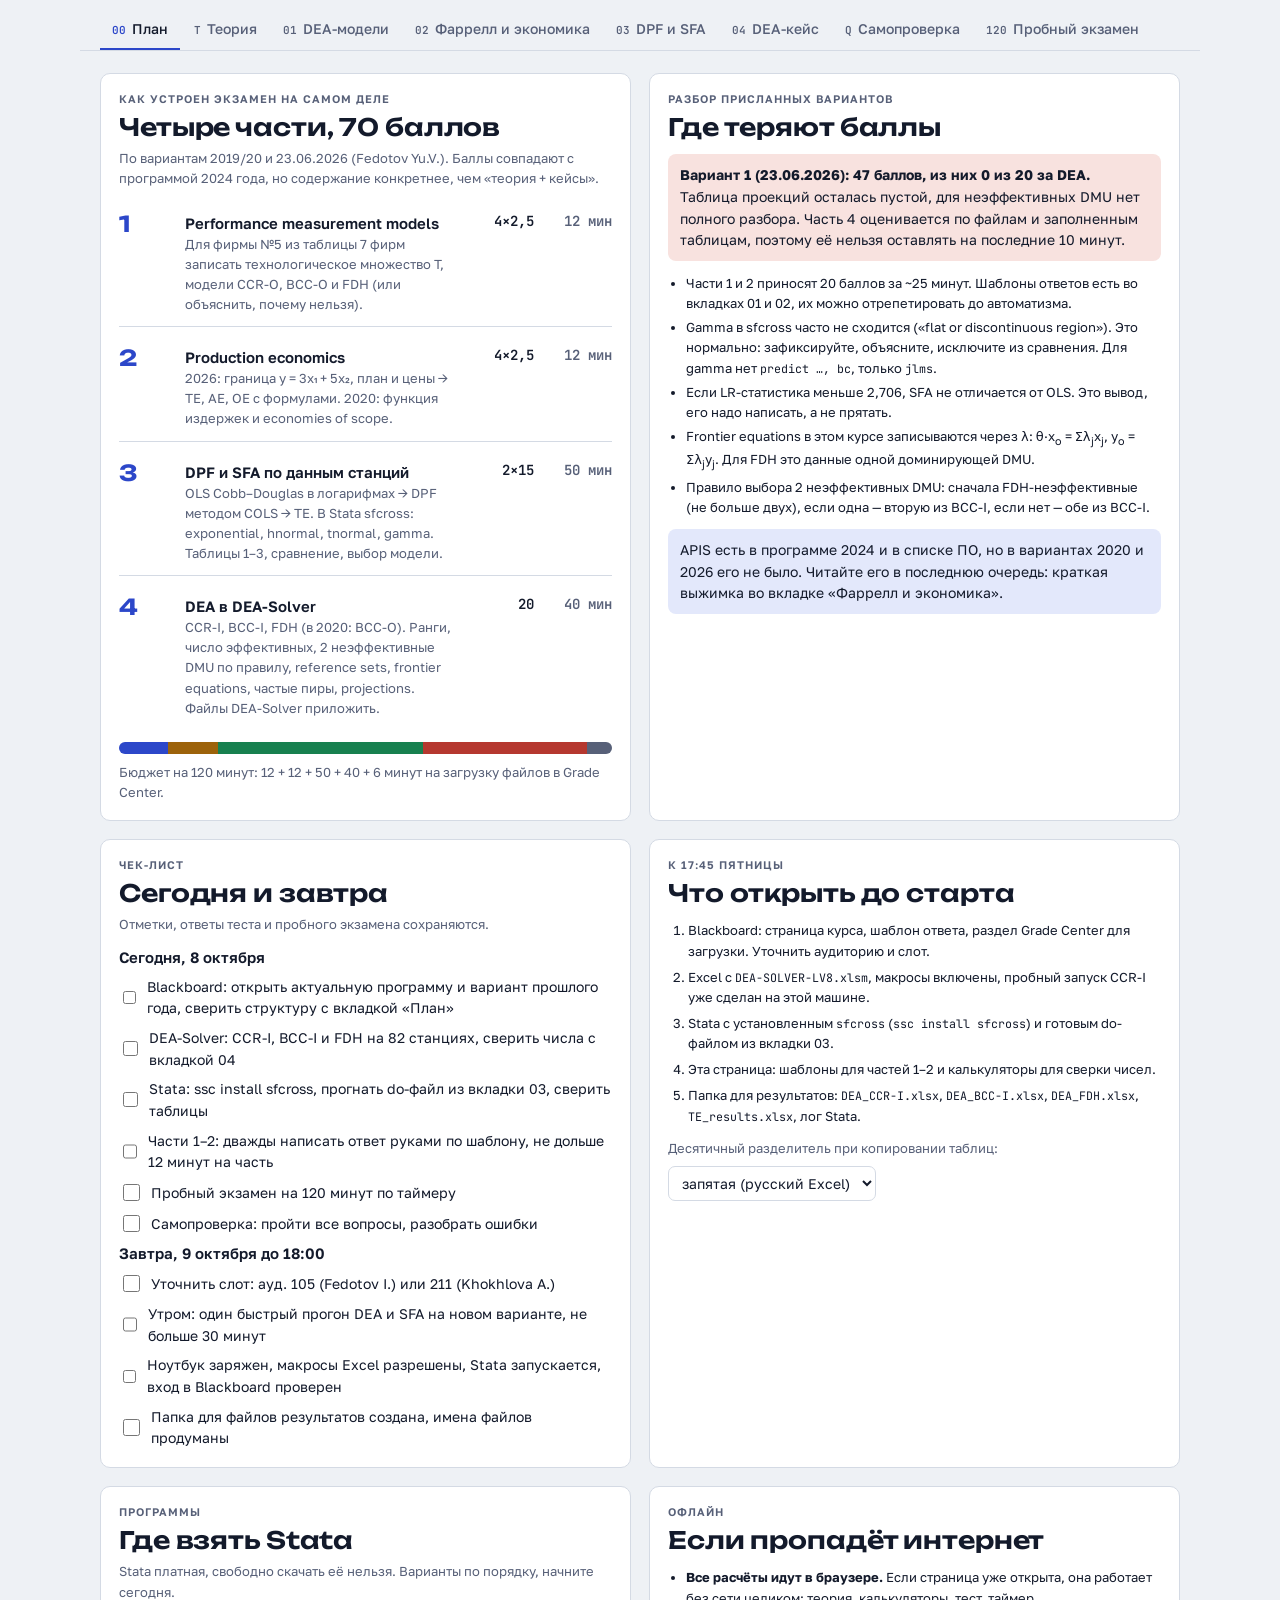
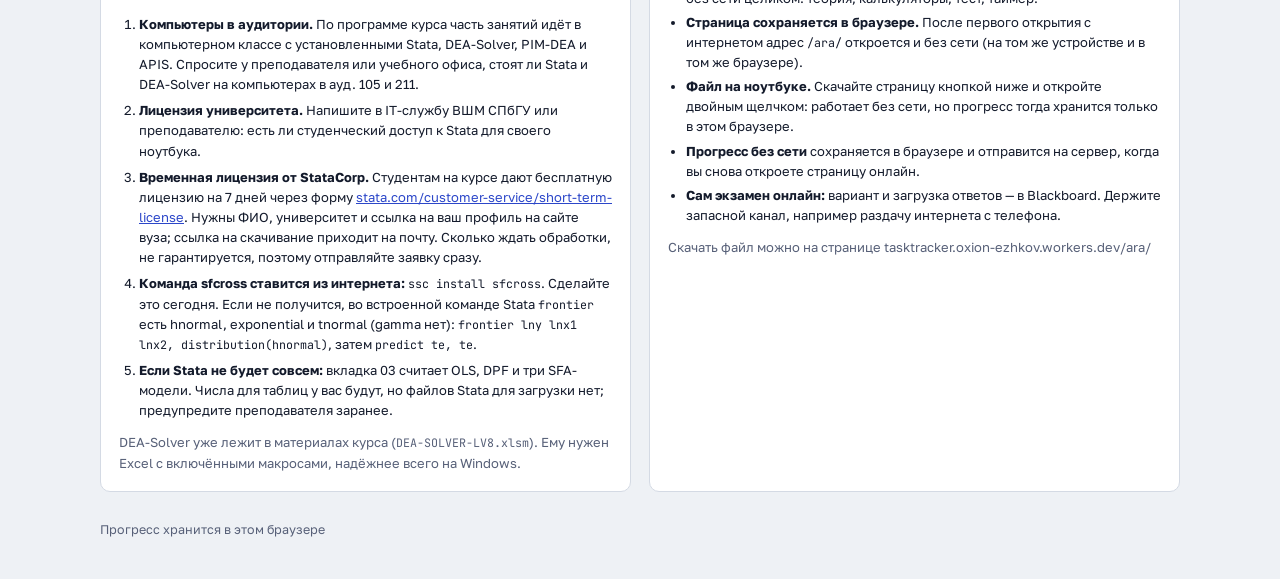
<file: public/ara/index.html>
<!doctype html>
<html lang="ru">
<head>
<meta charset="utf-8">
<meta name="viewport" content="width=device-width, initial-scale=1, viewport-fit=cover">
<meta name="color-scheme" content="light dark">
<title>Тренажёр ARA</title>
<link rel="preconnect" href="https://fonts.googleapis.com">
<link rel="preconnect" href="https://fonts.gstatic.com" crossorigin>
<link rel="stylesheet" href="https://fonts.googleapis.com/css2?family=Unbounded:wght@500;700&family=Golos+Text:wght@400;500;600;700&family=JetBrains+Mono:wght@400;600&display=swap">
<style>
/* Рабочая тетрадь к пересдаче: шапка с отсчётом, вкладки = части экзамена, внутри — карточки-инструменты и разборы */
:root {
  --bg: #EEF1F5; --surface: #FFFFFF; --sunk: #F4F6FA; --ink: #131A2B; --muted: #576078; --line: #D4DAE4;
  --accent: #2C47C9; --accent-ink: #FFFFFF; --accent-soft: #E3E8FB;
  --good: #17804F; --good-soft: #E0F2E8; --warn: #9C620A; --warn-soft: #FBEFD9; --bad: #B5382F; --bad-soft: #F8E2DF;
  --display: "Unbounded", "Golos Text", system-ui, sans-serif;
  --body: "Golos Text", system-ui, -apple-system, "Segoe UI", sans-serif;
  --mono: "JetBrains Mono", ui-monospace, "SFMono-Regular", Menlo, Consolas, monospace;
  --r: 10px;
}
@media (prefers-color-scheme: dark) { :root:not([data-theme="light"]) {
  --bg: #0D111B; --surface: #161B28; --sunk: #1C2233; --ink: #E4E8F1; --muted: #9AA3B9; --line: #2B3347;
  --accent: #8FA3FF; --accent-ink: #0D111B; --accent-soft: #232C50;
  --good: #52C78F; --good-soft: #153021; --warn: #E7AF55; --warn-soft: #33290F; --bad: #F27A70; --bad-soft: #3B1D1A; color-scheme: dark } }
:root[data-theme="dark"] {
  --bg: #0D111B; --surface: #161B28; --sunk: #1C2233; --ink: #E4E8F1; --muted: #9AA3B9; --line: #2B3347;
  --accent: #8FA3FF; --accent-ink: #0D111B; --accent-soft: #232C50;
  --good: #52C78F; --good-soft: #153021; --warn: #E7AF55; --warn-soft: #33290F; --bad: #F27A70; --bad-soft: #3B1D1A; color-scheme: dark }
* { box-sizing: border-box }
body { background: var(--bg); color: var(--ink); font: 15px/1.55 var(--body); }
.wrap { max-width: 1120px; margin: 0 auto; padding-inline: 20px; padding-block: 8px 40px; }
.foot { padding-top: 28px; font-size: 12.5px; color: var(--muted); }
h1, h2, h3, h4 { text-wrap: balance; margin: 0; }
h1 { font: 700 clamp(24px, 4.2vw, 38px)/1.1 var(--display); letter-spacing: -0.01em; }
h2 { font: 600 clamp(19px, 2.6vw, 24px)/1.25 var(--display); letter-spacing: -0.005em; }
h3 { font: 600 17px/1.35 var(--body); }
h4 { font: 600 15px/1.4 var(--body); }
p { margin: 0; max-width: 72ch; }
a { color: var(--accent); }
code, .mono { font-family: var(--mono); font-size: 0.9em; }
.muted { color: var(--muted); }
.small { font-size: 13px; }
.eyebrow { font: 600 11px/1.3 var(--body); letter-spacing: 0.09em; text-transform: uppercase; color: var(--muted); }

/* шапка */
.top { display: grid; grid-template-columns: minmax(0, 1fr) auto; gap: 20px; align-items: end; padding-block: 28px 18px; }
.top .lead { display: grid; gap: 10px; min-width: 0; }
.chips { display: flex; flex-wrap: wrap; gap: 6px; }
.chip { font-size: 12.5px; padding: 3px 9px; border-radius: 999px; background: var(--surface); border: 1px solid var(--line); }
.chip.hot { background: var(--accent); color: var(--accent-ink); border-color: var(--accent); }
.count { text-align: right; display: grid; gap: 2px; }
.count b { font: 700 clamp(22px, 3.6vw, 32px)/1 var(--display); font-variant-numeric: tabular-nums; color: var(--accent); }
.frontier-mark { width: 140px; height: 70px; display: block; margin-left: auto; }
.frontier-mark .fl { stroke: var(--accent); }
.frontier-mark .pt { fill: var(--muted); }
.frontier-mark .pe { fill: var(--accent); }
@media (max-width: 640px) { .top { grid-template-columns: 1fr; } .count { text-align: left; } .frontier-mark { display: none; } }

/* вкладки */
.tabs { position: sticky; top: env(safe-area-inset-top, 0px); z-index: 5; background: var(--bg); border-bottom: 1px solid var(--line); display: flex; gap: 2px; overflow-x: auto; scrollbar-width: none; margin-inline: -20px; padding-inline: 20px; }
.tabs::-webkit-scrollbar { display: none; }
.tabs button { font: 500 14px/1 var(--body); color: var(--muted); background: none; border: 0; border-bottom: 2px solid transparent; padding: 14px 12px 12px; cursor: pointer; white-space: nowrap; }
.tabs button span { font: 600 11px/1 var(--mono); margin-right: 6px; color: var(--muted); }
.tabs button[aria-selected="true"] { color: var(--ink); border-bottom-color: var(--accent); }
.tabs button[aria-selected="true"] span { color: var(--accent); }
.tabs button:focus-visible { outline: 2px solid var(--accent); outline-offset: -2px; }
section.panel { display: grid; gap: 18px; padding-top: 22px; }
.panel-head { display: grid; gap: 6px; }

/* карточки и сетки */
.card { background: var(--surface); border: 1px solid var(--line); border-radius: var(--r); padding: 18px; display: grid; gap: 12px; min-width: 0; align-content: start; }
.card.flat { background: transparent; border-style: dashed; }
.grid2 { display: grid; grid-template-columns: repeat(2, minmax(0, 1fr)); gap: 18px; }
.grid3 { display: grid; grid-template-columns: repeat(3, minmax(0, 1fr)); gap: 14px; }
@media (max-width: 860px) { .grid2, .grid3 { grid-template-columns: minmax(0, 1fr); } }
.stack { display: grid; gap: 8px; }
.row { display: flex; flex-wrap: wrap; gap: 8px; align-items: center; }
ul.clean { margin: 0; padding-left: 18px; display: grid; gap: 4px; }
ol.steps { margin: 0; padding-left: 20px; display: grid; gap: 6px; }
.callout { border-radius: 8px; padding: 10px 12px; background: var(--warn-soft); color: var(--ink); font-size: 14px; }
.callout.info { background: var(--accent-soft); }
.callout.ok { background: var(--good-soft); }
.callout.bad { background: var(--bad-soft); }
.callout b { color: inherit; }
.formula { font-family: var(--mono); font-size: 13.5px; background: var(--sunk); border-radius: 8px; padding: 10px 12px; white-space: pre-wrap; overflow-x: auto; line-height: 1.6; }
details { border-top: 1px solid var(--line); padding-top: 10px; }
details > summary { cursor: pointer; font-weight: 600; list-style: none; display: flex; gap: 8px; align-items: baseline; }
details > summary::before { content: "+"; font-family: var(--mono); color: var(--accent); width: 12px; }
details[open] > summary::before { content: "−"; }
details > .body { padding-top: 10px; display: grid; gap: 10px; }

/* формы */
label.f { display: grid; gap: 4px; font-size: 13px; color: var(--muted); min-width: 0; }
input[type="number"], input[type="text"], select, textarea { font: 14px/1.4 var(--body); color: var(--ink); background: var(--surface); border: 1px solid var(--line); border-radius: 7px; padding: 7px 9px; min-width: 0; width: 100%; }
textarea { font: 12.5px/1.45 var(--mono); resize: vertical; min-height: 140px; }
input:focus-visible, select:focus-visible, textarea:focus-visible, button:focus-visible, summary:focus-visible { outline: 2px solid var(--accent); outline-offset: 1px; }
.fields { display: grid; grid-template-columns: repeat(auto-fill, minmax(110px, 1fr)); gap: 10px; }
.btn { font: 600 14px/1 var(--body); padding: 10px 14px; border-radius: 8px; border: 1px solid var(--line); background: var(--surface); color: var(--ink); cursor: pointer; }
.btn:hover { border-color: var(--accent); }
.btn.primary { background: var(--accent); color: var(--accent-ink); border-color: var(--accent); }
.btn.small { padding: 7px 10px; font-size: 13px; }
.copybuf { width: 100%; min-height: 80px; margin-top: 6px; }
.check { display: flex; gap: 8px; align-items: center; font-size: 14px; color: var(--ink); }
.check input { width: 17px; height: 17px; accent-color: var(--accent); }

/* таблицы */
.tw { overflow-x: auto; border: 1px solid var(--line); border-radius: 8px; max-width: 100%; }
.tw.tall { max-height: 420px; overflow-y: auto; }
table.t { border-collapse: collapse; width: 100%; font-size: 13px; font-variant-numeric: tabular-nums; }
table.t th, table.t td { padding: 6px 9px; border-bottom: 1px solid var(--line); text-align: right; white-space: nowrap; }
table.t th { background: var(--sunk); font-weight: 600; position: sticky; top: 0; z-index: 1; }
table.t th:first-child, table.t td:first-child { text-align: left; }
table.t td.l, table.t th.l { text-align: left; white-space: normal; }
table.t tr:last-child td { border-bottom: 0; }
table.t tr.sel td { background: var(--accent-soft); }
.pill { display: inline-block; font: 600 11.5px/1 var(--body); padding: 3px 7px; border-radius: 999px; }
.pill.good { background: var(--good-soft); color: var(--good); }
.pill.bad { background: var(--bad-soft); color: var(--bad); }
.pill.warn { background: var(--warn-soft); color: var(--warn); }
.pill.acc { background: var(--accent-soft); color: var(--accent); }
.eff1 { color: var(--good); font-weight: 600; }

/* структура экзамена */
.parts { display: grid; gap: 8px; }
.part { display: grid; grid-template-columns: 54px minmax(0, 1fr) 64px 66px; gap: 12px; align-items: start; padding: 12px 0; border-bottom: 1px solid var(--line); }
.part:last-child { border-bottom: 0; }
.part .n { font: 700 22px/1 var(--display); color: var(--accent); }
.part .pts, .part .min { font: 600 14px/1.2 var(--mono); text-align: right; }
.part .min { color: var(--muted); }
@media (max-width: 560px) { .part { grid-template-columns: 38px minmax(0, 1fr) 50px; } .part .min { display: none; } }
.budget { display: flex; height: 12px; border-radius: 999px; overflow: hidden; background: var(--sunk); }
.budget i { display: block; height: 100%; }

/* тест */
.q { display: grid; gap: 8px; padding: 14px 0; border-bottom: 1px solid var(--line); }
.q:last-child { border-bottom: 0; }
.q .opts { display: grid; gap: 6px; }
.q .opts button { text-align: left; font: 14px/1.4 var(--body); color: var(--ink); background: var(--sunk); border: 1px solid transparent; border-radius: 8px; padding: 8px 10px; cursor: pointer; }
.q .opts button:hover { border-color: var(--line); }
.q .opts button.right { background: var(--good-soft); border-color: var(--good); }
.q .opts button.wrong { background: var(--bad-soft); border-color: var(--bad); }
.q .why { font-size: 14px; color: var(--muted); }

/* таймер */
.timer { display: grid; grid-template-columns: auto minmax(0, 1fr); gap: 18px; align-items: center; }
.timer .clock { font: 700 clamp(34px, 7vw, 54px)/1 var(--display); font-variant-numeric: tabular-nums; letter-spacing: -0.02em; }
@media (max-width: 560px) { .timer { grid-template-columns: minmax(0, 1fr); } }
.chk-in { width: 92px; font-family: var(--mono); font-size: 13px; padding: 5px 7px; }
.chk-in.ok { border-color: var(--good); background: var(--good-soft); }
.chk-in.no { border-color: var(--bad); background: var(--bad-soft); }

/* теория */
.toc { display: flex; flex-wrap: wrap; gap: 6px; }
.toc button { font: 500 13px/1.2 var(--body); color: var(--ink); background: var(--surface); border: 1px solid var(--line); border-radius: 999px; padding: 6px 10px; cursor: pointer; }
.toc button:hover { border-color: var(--accent); }
article.th { background: var(--surface); border: 1px solid var(--line); border-radius: var(--r); padding: 20px; display: grid; gap: 14px; min-width: 0; scroll-margin-top: 60px; }
article.th h3 { font: 600 19px/1.3 var(--display); display: grid; grid-template-columns: auto minmax(0, 1fr); column-gap: 12px; align-items: baseline; }
article.th h3 .tn { font: 700 20px/1 var(--display); color: var(--accent); grid-row: span 2; }
article.th h3 .ru-t { font: 500 14px/1.35 var(--body); color: var(--muted); grid-column: 2; }
.bi { display: grid; grid-template-columns: repeat(2, minmax(0, 1fr)); gap: 24px; }
.bi > div { display: grid; gap: 10px; align-content: start; min-width: 0; }
.bi > div[lang="en"] { padding-right: 24px; border-right: 1px solid var(--line); }
.bi > div::before { font: 600 11px/1 var(--mono); letter-spacing: 0.08em; color: var(--muted); }
.bi > div[lang="en"]::before { content: "EN"; }
.bi > div[lang="ru"]::before { content: "RU"; }
.th p, .th li { max-width: 68ch; }
.exam { background: var(--accent-soft); border-radius: 8px; padding: 10px 12px; font-size: 14px; max-width: none !important; }
[data-lang="ru"] .bi > div[lang="en"], [data-lang="en"] .bi > div[lang="ru"] { display: none; }
[data-lang="ru"] .bi, [data-lang="en"] .bi { grid-template-columns: minmax(0, 1fr); }
[data-lang="ru"] .bi > div[lang="en"], [data-lang="en"] .bi > div[lang="en"] { border-right: 0; padding-right: 0; }
[data-lang="en"] article.th h3 .ru-t { display: none; }
.lang-btn[aria-pressed="true"] { background: var(--accent); color: var(--accent-ink); border-color: var(--accent); }
@media (max-width: 860px) { .bi { grid-template-columns: minmax(0, 1fr); } .bi > div[lang="en"] { border-right: 0; padding-right: 0; padding-bottom: 16px; border-bottom: 1px solid var(--line); } }
a.btn { text-decoration: none; display: inline-block; }
svg text { font-family: var(--body); }
.ax { stroke: var(--muted); stroke-width: 1; }
.grid-l { stroke: var(--line); stroke-width: 1; }
.lbl { fill: var(--muted); font-size: 11px; }
.lbl-ink { fill: var(--ink); font-size: 12px; font-weight: 600; }
.iso { stroke: var(--accent); stroke-width: 2.2; fill: none; }
.cost { stroke: var(--warn); stroke-width: 1.6; stroke-dasharray: 5 4; fill: none; }
.ray { stroke: var(--muted); stroke-width: 1.2; stroke-dasharray: 2 3; }
.dotB { fill: var(--bad); } .dotBp { fill: var(--accent); } .dotS { fill: var(--good); } .dotF { fill: var(--warn); }
@media (prefers-reduced-motion: reduce) { * { transition: none !important; animation: none !important; } }
</style>

<style>body{margin:0}:root{padding-top:env(safe-area-inset-top,0px);padding-bottom:env(safe-area-inset-bottom,0px)}img{max-width:100%}[hidden]{display:none!important}</style>
</head>
<body>
<div class="wrap">

  <nav class="tabs" role="tablist" aria-label="Разделы">
    <button data-tab="plan" role="tab"><span>00</span>План</button>
    <button data-tab="theory" role="tab"><span>T</span>Теория</button>
    <button data-tab="t1" role="tab"><span>01</span>DEA-модели</button>
    <button data-tab="t2" role="tab"><span>02</span>Фаррелл и экономика</button>
    <button data-tab="t3" role="tab"><span>03</span>DPF и SFA</button>
    <button data-tab="t4" role="tab"><span>04</span>DEA-кейс</button>
    <button data-tab="quiz" role="tab"><span>Q</span>Самопроверка</button>
    <button data-tab="mock" role="tab"><span>120</span>Пробный экзамен</button>
  </nav>

  <!-- ========== ПЛАН ========== -->
  <section class="panel" id="tab-plan" role="tabpanel">
    <div class="grid2">
      <div class="card">
        <div class="panel-head">
          <span class="eyebrow">Как устроен экзамен на самом деле</span>
          <h2>Четыре части, 70 баллов</h2>
          <p class="muted small">По вариантам 2019/20 и 23.06.2026 (Fedotov Yu.V.). Баллы совпадают с программой 2024 года, но содержание конкретнее, чем «теория + кейсы».</p>
        </div>
        <div class="parts">
          <div class="part"><span class="n">1</span><div><h4>Performance measurement models</h4><p class="small muted">Для фирмы №5 из таблицы 7 фирм записать технологическое множество T, модели CCR-O, BCC-O и FDH (или объяснить, почему нельзя).</p></div><span class="pts">4×2,5</span><span class="min">12 мин</span></div>
          <div class="part"><span class="n">2</span><div><h4>Production economics</h4><p class="small muted">2026: граница y = 3x₁ + 5x₂, план и цены → TE, AE, OE с формулами. 2020: функция издержек и economies of scope.</p></div><span class="pts">4×2,5</span><span class="min">12 мин</span></div>
          <div class="part"><span class="n">3</span><div><h4>DPF и SFA по данным станций</h4><p class="small muted">OLS Cobb–Douglas в логарифмах → DPF методом COLS → TE. В Stata sfcross: exponential, hnormal, tnormal, gamma. Таблицы 1–3, сравнение, выбор модели.</p></div><span class="pts">2×15</span><span class="min">50 мин</span></div>
          <div class="part"><span class="n">4</span><div><h4>DEA в DEA-Solver</h4><p class="small muted">CCR-I, BCC-I, FDH (в 2020: BCC-O). Ранги, число эффективных, 2 неэффективные DMU по правилу, reference sets, frontier equations, частые пиры, projections. Файлы DEA-Solver приложить.</p></div><span class="pts">20</span><span class="min">40 мин</span></div>
        </div>
        <div class="stack">
          <div class="budget" aria-label="Бюджет времени">
            <i style="width:10%;background:var(--accent)"></i><i style="width:10%;background:var(--warn)"></i><i style="width:41.7%;background:var(--good)"></i><i style="width:33.3%;background:var(--bad)"></i><i style="width:5%;background:var(--muted)"></i>
          </div>
          <p class="small muted">Бюджет на 120 минут: 12 + 12 + 50 + 40 + 6 минут на загрузку файлов в Grade Center.</p>
        </div>
      </div>

      <div class="card">
        <div class="panel-head">
          <span class="eyebrow">Разбор присланных вариантов</span>
          <h2>Где теряют баллы</h2>
        </div>
        <div class="callout bad"><b>Вариант 1 (23.06.2026): 47 баллов, из них 0 из 20 за DEA.</b> Таблица проекций осталась пустой, для неэффективных DMU нет полного разбора. Часть 4 оценивается по файлам и заполненным таблицам, поэтому её нельзя оставлять на последние 10 минут.</div>
        <ul class="clean small">
          <li>Части 1 и 2 приносят 20 баллов за ~25 минут. Шаблоны ответов есть во вкладках 01 и 02, их можно отрепетировать до автоматизма.</li>
          <li>Gamma в sfcross часто не сходится («flat or discontinuous region»). Это нормально: зафиксируйте, объясните, исключите из сравнения. Для gamma нет <code>predict …, bc</code>, только <code>jlms</code>.</li>
          <li>Если LR-статистика меньше 2,706, SFA не отличается от OLS. Это вывод, его надо написать, а не прятать.</li>
          <li>Frontier equations в этом курсе записываются через λ: θ·x<sub>o</sub> = Σλ<sub>j</sub>x<sub>j</sub>, y<sub>o</sub> = Σλ<sub>j</sub>y<sub>j</sub>. Для FDH это данные одной доминирующей DMU.</li>
          <li>Правило выбора 2 неэффективных DMU: сначала FDH-неэффективные (не больше двух), если одна — вторую из BCC-I, если нет — обе из BCC-I.</li>
        </ul>
        <div class="callout info small">APIS есть в программе 2024 и в списке ПО, но в вариантах 2020 и 2026 его не было. Читайте его в последнюю очередь: краткая выжимка во вкладке «Фаррелл и экономика».</div>
      </div>
    </div>

    <div class="grid2">
      <div class="card">
        <div class="panel-head">
          <span class="eyebrow">Чек-лист</span>
          <h2>Сегодня и завтра</h2>
          <p class="small muted">Отметки, ответы теста и пробного экзамена сохраняются.</p>
        </div>
        <div class="stack" id="checklist"></div>
      </div>
      <div class="card">
        <div class="panel-head">
          <span class="eyebrow">К 17:45 пятницы</span>
          <h2>Что открыть до старта</h2>
        </div>
        <ol class="steps small">
          <li>Blackboard: страница курса, шаблон ответа, раздел Grade Center для загрузки. Уточнить аудиторию и слот.</li>
          <li>Excel с <code>DEA-SOLVER-LV8.xlsm</code>, макросы включены, пробный запуск CCR-I уже сделан на этой машине.</li>
          <li>Stata с установленным <code>sfcross</code> (<code>ssc install sfcross</code>) и готовым do-файлом из вкладки 03.</li>
          <li>Эта страница: шаблоны для частей 1–2 и калькуляторы для сверки чисел.</li>
          <li>Папка для результатов: <code>DEA_CCR-I.xlsx</code>, <code>DEA_BCC-I.xlsx</code>, <code>DEA_FDH.xlsx</code>, <code>TE_results.xlsx</code>, лог Stata.</li>
        </ol>
        <div class="row">
          <span class="small muted">Десятичный разделитель при копировании таблиц:</span>
          <select id="decSel" style="width:auto"><option value=",">запятая (русский Excel)</option><option value=".">точка</option></select>
        </div>
      </div>
    </div>

    <div class="grid2">
      <div class="card">
        <div class="panel-head">
          <span class="eyebrow">Программы</span>
          <h2>Где взять Stata</h2>
          <p class="small muted">Stata платная, свободно скачать её нельзя. Варианты по порядку, начните сегодня.</p>
        </div>
        <ol class="steps small">
          <li><b>Компьютеры в аудитории.</b> По программе курса часть занятий идёт в компьютерном классе с установленными Stata, DEA-Solver, PIM-DEA и APIS. Спросите у преподавателя или учебного офиса, стоят ли Stata и DEA-Solver на компьютерах в ауд. 105 и 211.</li>
          <li><b>Лицензия университета.</b> Напишите в IT-службу ВШМ СПбГУ или преподавателю: есть ли студенческий доступ к Stata для своего ноутбука.</li>
          <li><b>Временная лицензия от StataCorp.</b> Студентам на курсе дают бесплатную лицензию на 7 дней через форму <a href="https://www.stata.com/customer-service/short-term-license" target="_blank" rel="noopener">stata.com/customer-service/short-term-license</a>. Нужны ФИО, университет и ссылка на ваш профиль на сайте вуза; ссылка на скачивание приходит на почту. Сколько ждать обработки, не гарантируется, поэтому отправляйте заявку сразу.</li>
          <li><b>Команда sfcross ставится из интернета:</b> <code>ssc install sfcross</code>. Сделайте это сегодня. Если не получится, во встроенной команде Stata <code>frontier</code> есть hnormal, exponential и tnormal (gamma нет): <code>frontier lny lnx1 lnx2, distribution(hnormal)</code>, затем <code>predict te, te</code>.</li>
          <li><b>Если Stata не будет совсем:</b> вкладка 03 считает OLS, DPF и три SFA-модели. Числа для таблиц у вас будут, но файлов Stata для загрузки нет; предупредите преподавателя заранее.</li>
        </ol>
        <p class="small muted">DEA-Solver уже лежит в материалах курса (<code>DEA-SOLVER-LV8.xlsm</code>). Ему нужен Excel с включёнными макросами, надёжнее всего на Windows.</p>
      </div>
      <div class="card">
        <div class="panel-head">
          <span class="eyebrow">Офлайн</span>
          <h2>Если пропадёт интернет</h2>
        </div>
        <ul class="clean small">
          <li><b>Все расчёты идут в браузере.</b> Если страница уже открыта, она работает без сети целиком: теория, калькуляторы, тест, таймер.</li>
          <li><b>Страница сохраняется в браузере.</b> После первого открытия с интернетом адрес <code>/ara/</code> откроется и без сети (на том же устройстве и в том же браузере).</li>
          <li><b>Файл на ноутбуке.</b> Скачайте страницу кнопкой ниже и откройте двойным щелчком: работает без сети, но прогресс тогда хранится только в этом браузере.</li>
          <li><b>Прогресс без сети</b> сохраняется в браузере и отправится на сервер, когда вы снова откроете страницу онлайн.</li>
          <li><b>Сам экзамен онлайн:</b> вариант и загрузка ответов — в Blackboard. Держите запасной канал, например раздачу интернета с телефона.</li>
        </ul>
        <div class="row" id="dlrow"><a class="btn primary" id="dlbtn" href="/ara/" download="ARA-trainer.html">Скачать страницу файлом</a><span class="small muted" id="offstat"></span></div>
      </div>
    </div>
  </section>

  <!-- ========== ТЕОРИЯ ========== -->
  <section class="panel" id="tab-theory" role="tabpanel" hidden>
    <div class="panel-head">
      <span class="eyebrow">Theory from zero · Теория с нуля</span>
      <h2>Всё, что нужно понять к экзамену</h2>
      <p class="muted">Каждая тема на английском (как в экзамене и учебниках) и на русском. Читайте по порядку: темы опираются друг на друга. В конце каждой темы — что именно спрашивают в варианте.</p>
    </div>
    <div class="row" role="group" aria-label="Язык">
      <span class="small muted">Показывать:</span>
      <button class="btn small lang-btn" data-lang="both">EN + RU</button>
      <button class="btn small lang-btn" data-lang="ru">Только RU</button>
      <button class="btn small lang-btn" data-lang="en">Only EN</button>
    </div>
    <nav class="toc" id="toc" aria-label="Темы"></nav>

    <article class="th" id="th-1" data-title="1. Big picture">
      <h3><span class="tn">1</span> Big picture: performance, productivity, efficiency <span class="ru-t">Общая картина: результативность, производительность, эффективность</span></h3>
      <div class="bi">
        <div lang="en">
          <p><b>Performance measurement</b> is quantifying how well a unit turns resources into results (Neely: “the process of quantifying the efficiency and effectiveness of action”).</p>
          <p><b>Productivity</b> is a ratio: output / input. With one input it is a partial productivity (e.g. energy per tonne of fuel); with all inputs combined it is total factor productivity (TFP).</p>
          <p><b>Efficiency</b> compares a unit with the <b>best possible</b> result, not with the average. The best possible results form the <b>frontier</b>: maximum output for given inputs, or minimum inputs for given output. A unit on the frontier is efficient (score 1); a unit inside it is inefficient (score &lt; 1).</p>
          <p>The units being compared are called <b>DMUs</b> (decision-making units): firms, hospitals, heat &amp; power stations.</p>
          <p><b>Frontier analysis</b> builds the frontier from data and measures each DMU's distance to it. Two families:</p>
          <ul class="clean"><li><b>Parametric</b> (econometrics): assume a formula for the frontier, e.g. Cobb–Douglas. Methods: DPF, SFA.</li><li><b>Non-parametric</b> (linear programming): no formula, the frontier is built from the best observed DMUs. Methods: DEA (CCR, BCC), FDH.</li></ul>
          <p>Benchmarking = comparing with best practice to find how much and where to improve. Frontier methods are formal benchmarking.</p>
        </div>
        <div lang="ru">
          <p><b>Измерение результативности</b> — количественная оценка того, насколько хорошо единица превращает ресурсы в результат (Нили: «процесс количественной оценки эффективности и результативности действий»).</p>
          <p><b>Производительность</b> — отношение выпуска к затратам. По одному ресурсу это частная производительность (энергия на тонну топлива), по всем сразу — совокупная факторная производительность (TFP).</p>
          <p><b>Эффективность</b> сравнивает единицу с <b>лучшим возможным</b> результатом, а не со средним. Лучшие возможные результаты образуют <b>границу (frontier)</b>: максимум выпуска при данных затратах или минимум затрат при данном выпуске. Единица на границе эффективна (оценка 1), внутри — неэффективна (оценка &lt; 1).</p>
          <p>Сравниваемые единицы называют <b>DMU</b> (decision-making units): фирмы, больницы, ТЭЦ.</p>
          <p><b>Граничный анализ</b> строит границу по данным и измеряет расстояние до неё. Два семейства:</p>
          <ul class="clean"><li><b>Параметрические</b> (эконометрика): границу задают формулой, например Кобба–Дугласа. Методы: DPF, SFA.</li><li><b>Непараметрические</b> (линейное программирование): формулы нет, граница строится по лучшим наблюдаемым DMU. Методы: DEA (CCR, BCC), FDH.</li></ul>
          <p>Бенчмаркинг — сравнение с лучшей практикой, чтобы понять, где и насколько улучшаться. Граничные методы — формализованный бенчмаркинг.</p>
        </div>
      </div>
      <p class="exam"><b>На экзамене:</b> напрямую не спрашивают, но без этой рамки не понять остальные темы. В выводах всегда пишите, что оценка — расстояние до границы лучшей практики.</p>
    </article>

    <article class="th" id="th-2" data-title="2. Technology">
      <h3><span class="tn">2</span> Production technology <span class="ru-t">Технология производства</span></h3>
      <div class="bi">
        <div lang="en">
          <p>Inputs x = (x₁,…,xₙ), outputs y = (y₁,…,yₘ). A <b>production plan</b> is a pair (x, y).</p>
          <p>The <b>technology set</b> (graph) T = {(x, y): x can produce y} is the set of all feasible plans. Two views of the same set:</p>
          <ul class="clean"><li><b>Input set</b> L(y): all input bundles that can produce y.</li><li><b>Output set</b> P(x): all output bundles that x can produce.</li></ul>
          <p>Their boundaries are <b>isoquants</b>. The input isoquant Isoq L(y) contains bundles that cannot be shrunk radially and still produce y.</p>
          <p><b>Technical efficiency (Pareto–Koopmans)</b>: a plan is efficient if you cannot increase any output or decrease any input without worsening something else.</p>
          <p>Assumptions about T decide which DEA model you get:</p>
          <ul class="clean"><li><b>Free disposability</b>: more input can always produce at least the same output (you can waste). Gives <b>FDH</b>.</li><li>+ <b>Convexity</b>: mixtures of feasible plans are feasible. Gives <b>BCC</b> (VRS).</li><li>+ <b>Constant returns to scale</b>: if (x, y) is feasible, so is (kx, ky). Gives <b>CCR</b> (CRS).</li></ul>
          <p>Built from n observed DMUs with input matrix X and output matrix Y:</p>
        </div>
        <div lang="ru">
          <p>Ресурсы x = (x₁,…,xₙ), продукты y = (y₁,…,yₘ). <b>Производственный план</b> — пара (x, y).</p>
          <p><b>Технологическое множество</b> (граф) T = {(x, y): из x можно произвести y} — все допустимые планы. Два взгляда на него:</p>
          <ul class="clean"><li><b>Множество затрат</b> L(y): все наборы ресурсов, из которых можно получить y.</li><li><b>Множество выпусков</b> P(x): все наборы продуктов, которые можно получить из x.</li></ul>
          <p>Их границы — <b>изокванты</b>. Входная изокванта Isoq L(y) — наборы, которые нельзя пропорционально уменьшить, сохранив выпуск y.</p>
          <p><b>Техническая эффективность по Парето–Купмансу</b>: план эффективен, если нельзя увеличить ни один выпуск или уменьшить ни один ресурс, не ухудшив чего-то другого.</p>
          <p>Предпосылки о T определяют модель DEA:</p>
          <ul class="clean"><li><b>Свободное распоряжение</b> (free disposability): из большего ресурса можно получить не меньше. Даёт <b>FDH</b>.</li><li>+ <b>Выпуклость</b>: смесь допустимых планов допустима. Даёт <b>BCC</b> (переменная отдача, VRS).</li><li>+ <b>Постоянная отдача</b>: если (x, y) допустим, то и (kx, ky). Даёт <b>CCR</b> (CRS).</li></ul>
          <p>По n наблюдаемым DMU с матрицей ресурсов X и выпусков Y:</p>
        </div>
      </div>
      <div class="formula">T_CCR = {(x, y): Xλ ≤ x, Yλ ≥ y, λ ≥ 0}
T_BCC = T_CCR ∩ {Σλⱼ = 1}
T_FDH = T_BCC ∩ {λⱼ ∈ {0, 1}}        ⇒   T_FDH ⊆ T_BCC ⊆ T_CCR</div>
      <p class="exam"><b>На экзамене (часть 1, задание i):</b> «write down the technological set T for firm #5». Пишете систему: для каждого ресурса Σλⱼxᵢⱼ ≤ xᵢ,₅, для каждого продукта Σλⱼyᵣⱼ ≥ yᵣ,₅, λ ≥ 0. Готовый текст даёт вкладка 01.</p>
    </article>

    <article class="th" id="th-3" data-title="3. Production function">
      <h3><span class="tn">3</span> Production function and returns to scale <span class="ru-t">Производственная функция и отдача от масштаба</span></h3>
      <div class="bi">
        <div lang="en">
          <p>With one output, the frontier is a <b>production function</b> y = f(x): the maximum output from inputs x.</p>
          <ul class="clean">
            <li>Average product AP₁ = f(x)/x₁; marginal product MP₁ = ∂f/∂x₁.</li>
            <li>Output elasticity eᵢ = ∂ln y / ∂ln xᵢ: % change in y when xᵢ rises by 1%.</li>
            <li>MRTS = MP₁/MP₂ = slope of the isoquant (how much x₂ replaces one unit of x₁).</li>
          </ul>
          <p><b>Returns to scale</b>: multiply all inputs by k &gt; 1. If output rises exactly k times — constant (CRS); less — decreasing (DRS); more — increasing (IRS). Scale elasticity = Σ eᵢ.</p>
          <p>Functional forms used in the course:</p>
          <ul class="clean">
            <li><b>Linear</b> y = a₁x₁ + a₂x₂: perfect substitutes, straight-line isoquant, CRS.</li>
            <li><b>Leontief</b> y = min(x₁/a, x₂/b): fixed proportions, L-shaped isoquant.</li>
            <li><b>Cobb–Douglas</b> y = A·x₁^α·x₂^β. In logs: ln y = ln A + α ln x₁ + β ln x₂. α, β are elasticities; α + β = 1 CRS, &lt; 1 DRS, &gt; 1 IRS.</li>
            <li><b>Translog</b>: Cobb–Douglas plus ½(ln x₁)², ½(ln x₂)² and ln x₁·ln x₂ terms. More flexible.</li>
          </ul>
        </div>
        <div lang="ru">
          <p>При одном продукте граница — <b>производственная функция</b> y = f(x): максимальный выпуск из ресурсов x.</p>
          <ul class="clean">
            <li>Средний продукт AP₁ = f(x)/x₁; предельный MP₁ = ∂f/∂x₁.</li>
            <li>Эластичность выпуска eᵢ = ∂ln y / ∂ln xᵢ: на сколько % вырастет y при росте xᵢ на 1%.</li>
            <li>MRTS = MP₁/MP₂ — наклон изокванты (сколько x₂ заменяет единицу x₁).</li>
          </ul>
          <p><b>Отдача от масштаба</b>: умножаем все ресурсы на k &gt; 1. Выпуск вырос ровно в k раз — постоянная (CRS); меньше — убывающая (DRS); больше — возрастающая (IRS). Эластичность масштаба = Σ eᵢ.</p>
          <p>Формы в курсе:</p>
          <ul class="clean">
            <li><b>Линейная</b> y = a₁x₁ + a₂x₂: совершенные заменители, изокванта — прямая, CRS.</li>
            <li><b>Леонтьева</b> y = min(x₁/a, x₂/b): фиксированные пропорции, изокванта-угол.</li>
            <li><b>Кобба–Дугласа</b> y = A·x₁^α·x₂^β. В логарифмах: ln y = ln A + α ln x₁ + β ln x₂. α, β — эластичности; α + β = 1 — CRS, &lt; 1 — DRS, &gt; 1 — IRS.</li>
            <li><b>Транслог</b>: Кобб–Дуглас плюс ½(ln x₁)², ½(ln x₂)² и ln x₁·ln x₂. Гибче.</li>
          </ul>
        </div>
      </div>
      <p class="exam"><b>На экзамене (часть 3):</b> после OLS пишут «0,153 + 0,543 = 0,696 &lt; 1 ⇒ decreasing returns to scale». Коэффициенты ln–ln модели называйте elasticities.</p>
    </article>

    <article class="th" id="th-4" data-title="4. Farrell">
      <h3><span class="tn">4</span> Farrell efficiency: TE, AE, OE <span class="ru-t">Эффективность по Фарреллу</span></h3>
      <div class="bi">
        <div lang="en">
          <p>Farrell (1957) splits overall inefficiency into a technical and a price part. Setting: CRS frontier, two inputs, known input prices w₁, w₂.</p>
          <ul class="clean">
            <li><b>B</b> — the actual plan.</li>
            <li><b>B′</b> — where the ray OB crosses the isoquant: same input mix, no waste.</li>
            <li><b>S</b> — the cost-minimising point on the isoquant (isocost tangent to it, or a corner for a linear frontier).</li>
            <li><b>F</b> — where the ray OB crosses the minimal isocost line.</li>
          </ul>
          <div class="formula">TE = OB′/OB = C(B′)/C(B)   technical: wasted inputs
AE = OF/OB′ = C(S)/C(B′)   allocative: wrong input mix for these prices
OE = OF/OB  = C(S)/C(B)  = TE × AE</div>
          <p>Points on one ray differ only by scale, so distance ratios equal cost ratios: that is why the exam answer uses costs.</p>
          <p><b>Algorithm:</b> 1) f(x_actual) &gt; y? then inefficient. 2) B′: scale x by θ so f(θx) = y; TE = θ. 3) S: cost minimum for y (linear: use only the input with the lower wᵢ/aᵢ; Cobb–Douglas: x₂/x₁ = βw₁/(αw₂)). 4) C(S), then AE = C(S)/C(B′), OE = C(S)/C(B). 5) Check TE·AE = OE.</p>
        </div>
        <div lang="ru">
          <p>Фаррелл (1957) делит общую неэффективность на техническую и ценовую. Условия: граница с постоянной отдачей, два ресурса, известны цены w₁, w₂.</p>
          <ul class="clean">
            <li><b>B</b> — фактический план.</li>
            <li><b>B′</b> — пересечение луча OB с изоквантой: та же структура ресурсов, без перерасхода.</li>
            <li><b>S</b> — точка минимума издержек на изокванте (касание изокосты; у линейной границы — угол).</li>
            <li><b>F</b> — пересечение луча OB с минимальной изокостой.</li>
          </ul>
          <div class="formula">TE = OB′/OB = C(B′)/C(B)   техническая: лишние ресурсы
AE = OF/OB′ = C(S)/C(B′)   аллокативная: неверная структура при этих ценах
OE = OF/OB  = C(S)/C(B)  = TE × AE</div>
          <p>Точки на одном луче отличаются только масштабом, поэтому отношения отрезков равны отношениям издержек — так и считают в ответе.</p>
          <p><b>Алгоритм:</b> 1) f(x_факт) &gt; y? Значит неэффективен. 2) B′: сжать x в θ раз, чтобы f(θx) = y; TE = θ. 3) S: минимум издержек для y (линейная — только ресурс с меньшим wᵢ/aᵢ; Кобб–Дуглас — x₂/x₁ = βw₁/(αw₂)). 4) C(S), затем AE = C(S)/C(B′), OE = C(S)/C(B). 5) Проверка TE·AE = OE.</p>
        </div>
      </div>
      <p class="exam"><b>На экзамене (часть 2, 2026):</b> y = 3x₁ + 5x₂, x = (30; 15), y = 110, цены 7,5 и 15. Ответ: TE = 0,667, AE = 0,917, OE = 0,611. Калькулятор и готовый текст — во вкладке 02.</p>
    </article>

    <article class="th" id="th-5" data-title="5. Distance functions">
      <h3><span class="tn">5</span> Distance functions <span class="ru-t">Функции расстояния</span></h3>
      <div class="bi">
        <div lang="en">
          <p>Shephard's distance functions describe a multi-input, multi-output technology without prices and measure efficiency directly.</p>
          <div class="formula">Input:  Dᵢ(y, x) = max{λ: x/λ ∈ L(y)} ≥ 1,  TE_input = 1/Dᵢ
Output: Dₒ(x, y) = min{μ: y/μ ∈ P(x)} ≤ 1,  TE_output = Dₒ</div>
          <p>Dᵢ = 1.25 means inputs can be divided by 1.25 (cut by 20%) and still produce y: TE = 0.8. A DMU on the isoquant has Dᵢ = 1.</p>
          <p>Properties of Dᵢ: decreasing in y, increasing in x, homogeneous of degree 1 in x, concave in x. Under CRS Dᵢ = 1/Dₒ.</p>
          <p>DEA computes exactly these: input-oriented θ* = 1/Dᵢ, output-oriented η* = 1/Dₒ.</p>
        </div>
        <div lang="ru">
          <p>Функции расстояния Шепарда описывают технологию со многими ресурсами и продуктами без цен и сразу измеряют эффективность.</p>
          <div class="formula">Входная:  Dᵢ(y, x) = max{λ: x/λ ∈ L(y)} ≥ 1,  TE_вход = 1/Dᵢ
Выходная: Dₒ(x, y) = min{μ: y/μ ∈ P(x)} ≤ 1,  TE_выход = Dₒ</div>
          <p>Dᵢ = 1,25 значит: ресурсы можно разделить на 1,25 (сократить на 20%) и всё равно получить y, TE = 0,8. На изокванте Dᵢ = 1.</p>
          <p>Свойства Dᵢ: убывает по y, растёт по x, однородна степени 1 по x, вогнута по x. При CRS Dᵢ = 1/Dₒ.</p>
          <p>DEA считает именно их: входная θ* = 1/Dᵢ, выходная η* = 1/Dₒ.</p>
        </div>
      </div>
      <p class="exam"><b>На экзамене:</b> как теоретический вопрос или тест в Blackboard: определение, связь с TE, свойства.</p>
    </article>

    <article class="th" id="th-6" data-title="6. Cost function">
      <h3><span class="tn">6</span> Cost function, economies of scale and scope <span class="ru-t">Функция издержек, экономия от масштаба и разнообразия</span></h3>
      <div class="bi">
        <div lang="en">
          <p>C(w, y) = min {w·x : x ∈ L(y)} — the minimum cost of producing y at input prices w.</p>
          <p>Properties: non-decreasing in w and y, <b>homogeneous of degree 1 in w</b> (double all prices → cost doubles), concave in w. Shephard's lemma: xᵢ* = ∂C/∂wᵢ.</p>
          <p>For C = g(w)·h(y) with g = ∏wᵢ^aᵢ, homogeneity requires Σaᵢ = 1.</p>
          <p><b>Economies of scale</b>: average cost falls as output grows.</p>
          <p><b>Economies of scope</b>: producing together is cheaper than separately:</p>
          <div class="formula">C(q₁, q₂) &lt; C(q₁, 0) + C(0, q₂)
SC = [C(q₁,0) + C(0,q₂) − C(q₁,q₂)] / C(q₁,q₂) &gt; 0
Cost complementarity: ∂²C/∂q₁∂q₂ &lt; 0  ⇒ economies of scope</div>
          <p>If two products sit in separate additive terms of C, their cross derivative is 0: no cost complementarity between them.</p>
        </div>
        <div lang="ru">
          <p>C(w, y) = min {w·x : x ∈ L(y)} — минимальные издержки выпуска y при ценах ресурсов w.</p>
          <p>Свойства: не убывает по w и y, <b>однородна степени 1 по w</b> (цены удвоились — издержки удвоились), вогнута по w. Лемма Шепарда: xᵢ* = ∂C/∂wᵢ.</p>
          <p>Для C = g(w)·h(y) с g = ∏wᵢ^aᵢ однородность требует Σaᵢ = 1.</p>
          <p><b>Экономия от масштаба</b>: средние издержки падают с ростом выпуска.</p>
          <p><b>Экономия от разнообразия (scope)</b>: вместе производить дешевле, чем по отдельности:</p>
          <div class="formula">C(q₁, q₂) &lt; C(q₁, 0) + C(0, q₂)
SC = [C(q₁,0) + C(0,q₂) − C(q₁,q₂)] / C(q₁,q₂) &gt; 0
Комплементарность издержек: ∂²C/∂q₁∂q₂ &lt; 0  ⇒ экономия от разнообразия</div>
          <p>Если два продукта стоят в разных слагаемых C, смешанная производная равна 0: комплементарности между ними нет.</p>
        </div>
      </div>
      <p class="exam"><b>На экзамене (часть 2, 2020):</b> дана функция издержек для 3 продуктов. Нужно назвать меры (SC, cost complementarity), для каждой пары посчитать смешанную производную и сказать, где есть экономия. Проверьте и однородность по ценам.</p>
    </article>

    <article class="th" id="th-7" data-title="7. Average PF (OLS)">
      <h3><span class="tn">7</span> Average production function (OLS) <span class="ru-t">Средняя производственная функция (МНК)</span></h3>
      <div class="bi">
        <div lang="en">
          <p>Regress ln y on ln x₁, ln x₂ by OLS: ln y = β₀ + β₁ ln x₁ + β₂ ln x₂ + ε.</p>
          <p>OLS fits through the <b>middle</b> of the data: it describes the average station, not best practice. ε &gt; 0 means better than average.</p>
          <p>How to read the output:</p>
          <ul class="clean">
            <li><b>Coefficients</b> β₁, β₂: elasticities (see topic 3).</li>
            <li><b>t-statistic / p-value</b>: is the coefficient different from 0? p &lt; 0.05 → significant at 5%.</li>
            <li><b>R²</b>: share of variation in ln y explained (0.36 = 36%).</li>
            <li><b>F-test</b>: are all slopes jointly zero? Small p → the model as a whole is significant.</li>
          </ul>
          <p>A = e^β₀ gives the multiplicative form y = A·x₁^β₁·x₂^β₂.</p>
        </div>
        <div lang="ru">
          <p>Регрессия ln y на ln x₁, ln x₂ методом МНК: ln y = β₀ + β₁ ln x₁ + β₂ ln x₂ + ε.</p>
          <p>МНК проводит линию через <b>середину</b> данных: описывает среднюю станцию, а не лучшую практику. ε &gt; 0 — лучше среднего.</p>
          <p>Как читать вывод:</p>
          <ul class="clean">
            <li><b>Коэффициенты</b> β₁, β₂: эластичности (тема 3).</li>
            <li><b>t-статистика / p-value</b>: отличается ли коэффициент от 0? p &lt; 0,05 — значим на 5%.</li>
            <li><b>R²</b>: доля объяснённой вариации ln y (0,36 = 36%).</li>
            <li><b>F-тест</b>: все ли наклоны одновременно нули? Малое p — модель в целом значима.</li>
          </ul>
          <p>A = e^β₀ даёт мультипликативную форму y = A·x₁^β₁·x₂^β₂.</p>
        </div>
      </div>
      <div class="formula">Stata:  regress lny lnx1 lnx2
Excel:  Данные → Анализ данных → Регрессия (Y = ln y, X = ln x1, ln x2)</div>
      <p class="exam"><b>На экзамене (часть 3):</b> «estimate the average production function and provide statistical characteristics»: уравнение, t, p, R², F, вывод об отдаче.</p>
    </article>

    <article class="th" id="th-8" data-title="8. DPF (COLS)">
      <h3><span class="tn">8</span> Deterministic production frontier (COLS) <span class="ru-t">Детерминированная граница (COLS)</span></h3>
      <div class="bi">
        <div lang="en">
          <p>Model: ln yᵢ = f(xᵢ; β) − uᵢ, uᵢ ≥ 0. <b>All</b> deviation from the frontier is treated as inefficiency; there is no noise.</p>
          <p><b>Corrected OLS (COLS)</b>: keep the OLS slopes, shift the intercept up by the largest residual:</p>
          <div class="formula">β₀^DPF = β₀^OLS + max eᵢ
uᵢ = max e − eᵢ ≥ 0
TEᵢ = exp(−uᵢ) = yᵢ / yᵢ*    (output-oriented)</div>
          <p>Exactly one DMU (the one with the largest residual) ends up on the frontier with TE = 1.</p>
          <p><b>Weaknesses:</b> one outlier defines the whole frontier; luck and measurement errors are counted as inefficiency, so TE comes out low (in the 2026 variant mean TE = 0.26).</p>
          <p>MOLS (modified OLS) shifts by the expected E[u] under an assumed distribution instead of the maximum.</p>
        </div>
        <div lang="ru">
          <p>Модель: ln yᵢ = f(xᵢ; β) − uᵢ, uᵢ ≥ 0. <b>Всё</b> отклонение от границы считается неэффективностью, шума нет.</p>
          <p><b>Скорректированный МНК (COLS)</b>: наклоны из МНК сохраняем, константу поднимаем на максимальный остаток:</p>
          <div class="formula">β₀^DPF = β₀^OLS + max eᵢ
uᵢ = max e − eᵢ ≥ 0
TEᵢ = exp(−uᵢ) = yᵢ / yᵢ*    (выходная ориентация)</div>
          <p>На границе оказывается ровно одна DMU — с наибольшим остатком, TE = 1.</p>
          <p><b>Недостатки:</b> один выброс задаёт всю границу; удача и ошибки измерения записываются в неэффективность, поэтому TE занижена (в варианте 2026 средняя 0,26).</p>
          <p>MOLS сдвигает не на максимум, а на ожидаемое E[u] при выбранном распределении.</p>
        </div>
      </div>
      <p class="exam"><b>На экзамене (часть 3):</b> «construct the DPF, write its equation, calculate TE for every station, min/mean/max». Do-файл во вкладке 03 делает это тремя строками.</p>
    </article>

    <article class="th" id="th-9" data-title="9. SFA">
      <h3><span class="tn">9</span> Stochastic frontier analysis (SFA) <span class="ru-t">Стохастическая граница (SFA)</span></h3>
      <div class="bi">
        <div lang="en">
          <p>Aigner, Lovell &amp; Schmidt (1977); Meeusen &amp; van den Broeck (1977). The error has <b>two parts</b>:</p>
          <div class="formula">ln yᵢ = xᵢ′β + vᵢ − uᵢ
vᵢ ~ N(0, σᵥ²)   noise: weather, luck, measurement error (symmetric)
uᵢ ≥ 0           inefficiency (one-sided)
cost frontier:  ln Cᵢ = … + vᵢ + uᵢ</div>
          <p>Distribution of u (the four models in the exam): <b>half-normal</b> N⁺(0, σᵤ²); <b>exponential</b>; <b>truncated normal</b> N⁺(μ, σᵤ²); <b>gamma</b>. Estimated by <b>maximum likelihood</b> (ML).</p>
          <p>Key parameters: λ = σᵤ/σᵥ; σ² = σᵤ² + σᵥ²; γ = σᵤ²/σ² (share of inefficiency in total variance: γ → 0 means no inefficiency, OLS is enough; γ → 1 means almost deterministic frontier).</p>
          <p><b>Is there inefficiency at all?</b></p>
          <ul class="clean">
            <li>Skewness of OLS residuals must be <b>negative</b> (v − u leans left). Positive = “wrong skewness”: ML sets σᵤ = 0 and SFA = OLS.</li>
            <li><b>LR test</b> H₀: σᵤ = 0. LR = 2(lnL_SFA − lnL_OLS). Critical value at 5% is <b>2.706</b> (mixed χ²: ½χ²(0) + ½χ²(1)). LR &gt; 2.706 → inefficiency is significant.</li>
          </ul>
          <p><b>Unit TE.</b> u is not observed, only ε. We predict it from ε:</p>
          <ul class="clean"><li>JLMS: E[u|ε], TE = exp(−E[u|ε]) — Stata <code>jlms</code>.</li><li>Battese–Coelli: TE = E[exp(−u)|ε] — Stata <code>bc</code> (not for gamma).</li></ul>
          <p>TE = 0.7: the station produces 70% of what is possible with its inputs; it could raise output by 1/0.7 − 1 = 43%.</p>
          <p>Comparing models: lnL / AIC, significance of σᵤ and λ, convergence (gamma often fails), Spearman rank correlation of TE.</p>
        </div>
        <div lang="ru">
          <p>Айгнер, Ловелл и Шмидт (1977); Мёзен и ван ден Брук (1977). Ошибка состоит из <b>двух частей</b>:</p>
          <div class="formula">ln yᵢ = xᵢ′β + vᵢ − uᵢ
vᵢ ~ N(0, σᵥ²)   шум: погода, удача, ошибки измерения (симметричный)
uᵢ ≥ 0           неэффективность (односторонняя)
граница издержек: ln Cᵢ = … + vᵢ + uᵢ</div>
          <p>Распределение u (четыре модели в экзамене): <b>полунормальное</b> N⁺(0, σᵤ²); <b>экспоненциальное</b>; <b>усечённое нормальное</b> N⁺(μ, σᵤ²); <b>гамма</b>. Оценка — <b>метод максимального правдоподобия</b> (ML).</p>
          <p>Ключевые параметры: λ = σᵤ/σᵥ; σ² = σᵤ² + σᵥ²; γ = σᵤ²/σ² (доля неэффективности в общей дисперсии: γ → 0 — неэффективности нет, хватает МНК; γ → 1 — почти детерминированная граница).</p>
          <p><b>Есть ли неэффективность вообще?</b></p>
          <ul class="clean">
            <li>Асимметрия остатков МНК должна быть <b>отрицательной</b> (v − u скошено влево). Положительная — «wrong skewness»: ML даёт σᵤ = 0 и SFA = OLS.</li>
            <li><b>LR-тест</b> H₀: σᵤ = 0. LR = 2(lnL_SFA − lnL_OLS). Критическое значение на 5% — <b>2,706</b> (смесь ½χ²(0) + ½χ²(1)). LR &gt; 2,706 — неэффективность значима.</li>
          </ul>
          <p><b>TE отдельной единицы.</b> u не наблюдается, только ε. Прогнозируем по ε:</p>
          <ul class="clean"><li>JLMS: E[u|ε], TE = exp(−E[u|ε]) — в Stata <code>jlms</code>.</li><li>Battese–Coelli: TE = E[exp(−u)|ε] — в Stata <code>bc</code> (кроме gamma).</li></ul>
          <p>TE = 0,7: станция выпускает 70% возможного при своих ресурсах; может нарастить выпуск на 1/0,7 − 1 = 43%.</p>
          <p>Сравнение моделей: lnL / AIC, значимость σᵤ и λ, сходимость (gamma часто не сходится), ранговая корреляция Спирмена между TE.</p>
        </div>
      </div>
      <p class="exam"><b>На экзамене (часть 3):</b> четыре SFA в Stata (<code>sfcross …, distribution(…)</code>), таблица параметров с z, TE всех станций, min/mean/max, сравнение с DPF, согласованность, выбор модели. Типичный правильный вывод: «SFA лучше DPF по сути, ранги согласованы, выбираю half-normal/exponential по AIC».</p>
    </article>

    <article class="th" id="th-10" data-title="10. DEA: CCR">
      <h3><span class="tn">10</span> DEA: the idea and the CCR model <span class="ru-t">DEA: идея и модель CCR</span></h3>
      <div class="bi">
        <div lang="en">
          <p>Data Envelopment Analysis (Charnes, Cooper, Rhodes, 1978) builds the frontier as an envelope of the best DMUs by linear programming. No formula, no noise.</p>
          <p><b>Ratio idea</b> (multiplier form): efficiency = Σuᵣyᵣ / Σvᵢxᵢ (virtual output / virtual input). Each DMU picks the weights u, v most favourable to itself, subject to no DMU scoring above 1.</p>
          <p><b>Envelopment form</b> (what DEA-Solver solves): find a combination of DMUs (weights λⱼ) that uses at most θ times my inputs and produces at least my outputs; make θ as small as possible.</p>
          <div class="formula">CCR-I (input-oriented, DMU o):
  min θ
  s.t. Σⱼ λⱼ xᵢⱼ ≤ θ·xᵢₒ    for every input i
       Σⱼ λⱼ yᵣⱼ ≥ yᵣₒ      for every output r
       λⱼ ≥ 0

CCR-O (output-oriented):
  max η
  s.t. Σⱼ λⱼ xᵢⱼ ≤ xᵢₒ
       Σⱼ λⱼ yᵣⱼ ≥ η·yᵣₒ
       λⱼ ≥ 0          score = 1/η*</div>
          <p>θ* = 1: nobody does better, the DMU is on the frontier. θ* = 0.8: the same outputs could be made with 80% of the inputs.</p>
          <p>Under CRS input and output orientation give the same score (θ* = 1/η*).</p>
          <p>Limits: deterministic (noise = inefficiency), sensitive to outliers, needs enough DMUs: n ≥ max{m·s, 3(m+s)}.</p>
        </div>
        <div lang="ru">
          <p>Анализ среды функционирования (DEA; Чарнс, Купер, Роудс, 1978) строит границу как оболочку лучших DMU методом линейного программирования. Формулы нет, шума нет.</p>
          <p><b>Идея отношения</b> (мультипликативная форма): эффективность = Σuᵣyᵣ / Σvᵢxᵢ (взвешенный выпуск / взвешенные затраты). Каждая DMU выбирает самые выгодные для себя веса u, v при условии, что ни одна DMU не получит больше 1.</p>
          <p><b>Огибающая форма</b> (её решает DEA-Solver): найти комбинацию DMU (веса λⱼ), которая тратит не больше θ моих ресурсов и выпускает не меньше моего; сделать θ минимальным.</p>
          <div class="formula">CCR-I (входная ориентация, DMU o):
  min θ
  при Σⱼ λⱼ xᵢⱼ ≤ θ·xᵢₒ    для каждого ресурса i
      Σⱼ λⱼ yᵣⱼ ≥ yᵣₒ      для каждого продукта r
      λⱼ ≥ 0

CCR-O (выходная ориентация):
  max η
  при Σⱼ λⱼ xᵢⱼ ≤ xᵢₒ
      Σⱼ λⱼ yᵣⱼ ≥ η·yᵣₒ
      λⱼ ≥ 0          оценка = 1/η*</div>
          <p>θ* = 1: никто не делает лучше, DMU на границе. θ* = 0,8: тот же выпуск можно получить из 80% ресурсов.</p>
          <p>При CRS входная и выходная ориентации дают одну оценку (θ* = 1/η*).</p>
          <p>Ограничения: детерминированность (шум = неэффективность), чувствительность к выбросам, нужно достаточно DMU: n ≥ max{m·s, 3(m+s)}.</p>
        </div>
      </div>
      <p class="exam"><b>На экзамене (часть 1):</b> записать CCR-O для фирмы №5 с числами из таблицы. Это ровно форма выше: подставьте столбец каждой фирмы как коэффициенты при λⱼ.</p>
    </article>

    <article class="th" id="th-11" data-title="11. BCC, FDH, scale">
      <h3><span class="tn">11</span> BCC, FDH and scale efficiency <span class="ru-t">BCC, FDH и эффективность масштаба</span></h3>
      <div class="bi">
        <div lang="en">
          <p><b>BCC</b> (Banker, Charnes, Cooper, 1984) adds <b>Σλⱼ = 1</b>: variable returns to scale. A DMU is compared only with convex mixtures of DMUs of similar size; the frontier hugs the data tighter.</p>
          <p><b>FDH</b> (Deprins, Simar, Tulkens, 1984) = BCC with <b>λⱼ ∈ {0,1}</b>: exactly one λ = 1, so a DMU is compared only with real observed DMUs that dominate it (use no more of every input and produce no less of every output). Staircase frontier. It is a mixed-integer problem, solved by simple enumeration of dominating units.</p>
          <p>Why FDH comes from BCC, not CCR: FDH keeps Σλ = 1 and only replaces λ ≥ 0 with λ ∈ {0,1}; CCR has no Σλ = 1 to keep.</p>
          <p>Nesting T_FDH ⊆ T_BCC ⊆ T_CCR gives:</p>
          <div class="formula">θ_FDH ≥ θ_BCC ≥ θ_CCR        (for every DMU)
#efficient: FDH ≥ BCC ≥ CCR
Scale efficiency: SE = θ_CCR / θ_BCC ≤ 1
θ_CCR = θ_BCC (pure technical) × SE</div>
          <p>Returns to scale of a DMU: from Σλⱼ* in CCR — &lt; 1 increasing, = 1 constant, &gt; 1 decreasing.</p>
          <p>BCC-I and BCC-O find the same set of efficient DMUs but different scores for inefficient ones.</p>
        </div>
        <div lang="ru">
          <p><b>BCC</b> (Банкер, Чарнс, Купер, 1984) добавляет <b>Σλⱼ = 1</b>: переменная отдача от масштаба. DMU сравнивается только со смесями DMU похожего размера, граница плотнее облегает данные.</p>
          <p><b>FDH</b> (Депринс, Симар, Тюлкенс, 1984) = BCC с <b>λⱼ ∈ {0,1}</b>: ровно одна λ = 1, DMU сравнивается только с реальными DMU, которые её доминируют (каждого ресурса не больше, каждого продукта не меньше). Граница-лесенка. Задача смешанного целочисленного программирования, решается перебором доминирующих.</p>
          <p>Почему FDH из BCC, а не из CCR: FDH сохраняет Σλ = 1 и лишь заменяет λ ≥ 0 на λ ∈ {0,1}; в CCR условия Σλ = 1 нет.</p>
          <p>Вложенность T_FDH ⊆ T_BCC ⊆ T_CCR даёт:</p>
          <div class="formula">θ_FDH ≥ θ_BCC ≥ θ_CCR        (для каждой DMU)
число эффективных: FDH ≥ BCC ≥ CCR
Эффективность масштаба: SE = θ_CCR / θ_BCC ≤ 1
θ_CCR = θ_BCC (чисто техническая) × SE</div>
          <p>Отдача от масштаба DMU — по Σλⱼ* в CCR: &lt; 1 возрастающая, = 1 постоянная, &gt; 1 убывающая.</p>
          <p>BCC-I и BCC-O находят одно и то же множество эффективных DMU, но разные оценки у неэффективных.</p>
        </div>
      </div>
      <p class="exam"><b>На экзамене:</b> часть 1 — записать BCC-O и FDH (и объяснить, почему FDH можно). Часть 4 — «explain the difference in the number of efficient units»: ответ через вложенность множеств выше.</p>
    </article>

    <article class="th" id="th-12" data-title="12. Slacks, peers, projections">
      <h3><span class="tn">12</span> Slacks, reference sets, frontier equations, projections <span class="ru-t">Слэки, эталоны, уравнения границы, проекции</span></h3>
      <div class="bi">
        <div lang="en">
          <p>After the radial cut by θ some inputs may still be reducible, or some outputs still increasable: these leftovers are <b>slacks</b> (s⁻ for inputs, s⁺ for outputs). They appear where the frontier runs parallel to an axis.</p>
          <p>DEA-Solver works in two phases: first the smallest θ, then the largest slacks with θ fixed.</p>
          <ul class="clean"><li><b>Efficient</b> (Pareto–Koopmans): θ* = 1 and all slacks = 0.</li><li><b>Weakly efficient</b>: θ* = 1 but some slack &gt; 0.</li></ul>
          <p><b>Reference set</b> (peers) of DMU o: the efficient DMUs with λⱼ* &gt; 0. They are its benchmarks. DMUs that appear in many reference sets are robust best practice.</p>
          <p><b>Frontier equations</b> (course style) say that the target point is a λ-combination of the peers:</p>
          <div class="formula">input i:   θ*·xᵢₒ − sᵢ⁻ = Σⱼ λⱼ* xᵢⱼ
output r:  yᵣₒ + sᵣ⁺ = Σⱼ λⱼ* yᵣⱼ
e.g. 0.7506 × 617 638 = 0.436 × 421 206 + 0.311 × 422 930 + 0.264 × 561 864</div>
          <p><b>Projection</b> (target) = the point on the frontier:</p>
          <div class="formula">input orientation:  x̂ = θ*x − s⁻,   ŷ = y + s⁺
output orientation: x̂ = x − s⁻,    ŷ = η*y + s⁺
change % = (projection − data) / data × 100</div>
          <p>For FDH the projection is simply the data of the one dominating DMU.</p>
          <p>Interpretation template: “DMU 39 can cut gas and oil by 25% (to 463 569 and 26 287) with no loss of electricity and heat, following the practice of DMUs 4, 6 and 35.”</p>
        </div>
        <div lang="ru">
          <p>После радиального сжатия на θ какие-то ресурсы ещё можно уменьшить, а продукты — увеличить: эти остатки — <b>слэки</b> (s⁻ по ресурсам, s⁺ по продуктам). Они возникают там, где граница идёт параллельно оси.</p>
          <p>DEA-Solver работает в две фазы: сначала минимальное θ, затем максимальные слэки при этом θ.</p>
          <ul class="clean"><li><b>Эффективна</b> (по Парето–Купмансу): θ* = 1 и все слэки = 0.</li><li><b>Слабо эффективна</b>: θ* = 1, но есть слэк &gt; 0.</li></ul>
          <p><b>Reference set</b> (эталоны) DMU o — эффективные DMU с λⱼ* &gt; 0. Это её образцы. DMU, которые встречаются в reference sets многих, — устойчивая лучшая практика.</p>
          <p><b>Уравнения границы</b> (как в курсе) показывают, что целевая точка — λ-комбинация эталонов:</p>
          <div class="formula">ресурс i:  θ*·xᵢₒ − sᵢ⁻ = Σⱼ λⱼ* xᵢⱼ
продукт r: yᵣₒ + sᵣ⁺ = Σⱼ λⱼ* yᵣⱼ
напр. 0,7506 × 617 638 = 0,436 × 421 206 + 0,311 × 422 930 + 0,264 × 561 864</div>
          <p><b>Проекция</b> (цель) — точка на границе:</p>
          <div class="formula">входная ориентация:  x̂ = θ*x − s⁻,   ŷ = y + s⁺
выходная ориентация: x̂ = x − s⁻,    ŷ = η*y + s⁺
изменение % = (проекция − факт) / факт × 100</div>
          <p>У FDH проекция — просто данные одной доминирующей DMU.</p>
          <p>Шаблон интерпретации: «DMU 39 может сократить газ и мазут на 25% (до 463 569 и 26 287) без потери электроэнергии и тепла, ориентируясь на DMU 4, 6 и 35».</p>
        </div>
      </div>
      <p class="exam"><b>На экзамене (часть 4):</b> для двух неэффективных DMU по каждой модели — reference sets, frontier equations, projections с интерпретацией, плюс два самых частых эталона CCR-I. Вкладка 04 выдаёт всё это готовыми таблицами.</p>
    </article>

    <article class="th" id="th-13" data-title="13. DEA-Solver output">
      <h3><span class="tn">13</span> Reading DEA-Solver output <span class="ru-t">Как читать результаты DEA-Solver</span></h3>
      <div class="bi">
        <div lang="en">
          <ul class="clean">
            <li><b>Summary</b>: model, number of DMUs, mean/max/min score, number of efficient DMUs.</li>
            <li><b>Score</b>: score θ* (or 1/η* for output models), rank, reference set with λ. This is the main sheet.</li>
            <li><b>Rank</b>: DMUs sorted by score; all efficient ones share rank 1.</li>
            <li><b>Weight</b>: multiplier weights v (inputs), u (outputs), u₀ for BCC.</li>
            <li><b>Slack</b>: s⁻ and s⁺ per DMU.</li>
            <li><b>Projection</b>: Data, Projection, Difference, % for each input and output. Copy these rows into the projections table.</li>
          </ul>
        </div>
        <div lang="ru">
          <ul class="clean">
            <li><b>Summary</b>: модель, число DMU, средняя/максимальная/минимальная оценка, число эффективных.</li>
            <li><b>Score</b>: оценка θ* (или 1/η* у выходных моделей), ранг, reference set с λ. Главный лист.</li>
            <li><b>Rank</b>: DMU по убыванию оценки; все эффективные делят ранг 1.</li>
            <li><b>Weight</b>: веса v (ресурсы), u (продукты), u₀ у BCC.</li>
            <li><b>Slack</b>: s⁻ и s⁺ по каждой DMU.</li>
            <li><b>Projection</b>: Data, Projection, Difference, % по каждому ресурсу и продукту. Эти строки переносите в таблицу проекций.</li>
          </ul>
        </div>
      </div>
      <p class="exam"><b>На экзамене:</b> файлы с результатами CCR-I, BCC-I, FDH нужно приложить в Blackboard. Без них часть 4 могут не засчитать.</p>
    </article>

    <article class="th" id="th-14" data-title="14. DEA vs SFA">
      <h3><span class="tn">14</span> Parametric vs non-parametric <span class="ru-t">Параметрические и непараметрические методы</span></h3>
      <div class="tw"><table class="t">
        <thead><tr><th class="l"></th><th class="l">DPF (COLS)</th><th class="l">SFA</th><th class="l">DEA / FDH</th></tr></thead>
        <tbody>
          <tr><td class="l">Functional form · Форма функции</td><td class="l">needed · нужна</td><td class="l">needed · нужна</td><td class="l">none · не нужна</td></tr>
          <tr><td class="l">Noise · Шум</td><td class="l">ignored · нет</td><td class="l">separated (v) · отделён</td><td class="l">ignored · нет</td></tr>
          <tr><td class="l">Many outputs · Много продуктов</td><td class="l">aggregate first · свести в один</td><td class="l">aggregate first · свести в один</td><td class="l">yes · да</td></tr>
          <tr><td class="l">Statistical tests · Тесты</td><td class="l">OLS only · только МНК</td><td class="l">yes (z, LR) · да</td><td class="l">no · нет</td></tr>
          <tr><td class="l">Outliers · Выбросы</td><td class="l">very sensitive · очень чувствителен</td><td class="l">robust · устойчив</td><td class="l">sensitive · чувствителен</td></tr>
          <tr><td class="l">Benchmarks · Эталоны</td><td class="l">—</td><td class="l">—</td><td class="l">peers, projections · есть</td></tr>
          <tr><td class="l">Method · Метод</td><td class="l">OLS + shift</td><td class="l">maximum likelihood</td><td class="l">linear programming</td></tr>
        </tbody>
      </table></div>
      <p class="exam"><b>На экзамене:</b> так обосновывают выбор модели и объясняют, почему у DPF самые низкие TE, а у разных моделей ранги согласованы.</p>
    </article>

    <article class="th" id="th-15" data-title="15. Performance frameworks">
      <h3><span class="tn">15</span> Performance measurement frameworks <span class="ru-t">Системы измерения результативности</span></h3>
      <div class="bi">
        <div lang="en">
          <p>From lecture 1 and the readings; useful for theory questions and quizzes.</p>
          <ul class="clean">
            <li><b>Benchmarking stages</b> (lecture 1, 9 steps): object → goal → KPIs (data selection) → sample of units → data collection → construct the best-practice benchmark → compare each unit with it → analyse relative positions and improvement opportunities → learning (benchlearning).</li>
            <li><b>KPIs</b> are simple ratios; frontier methods combine many inputs and outputs into one score.</li>
            <li><b>Performance Prism</b> (Neely &amp; Adams): five facets — stakeholder satisfaction, strategies, processes, capabilities, stakeholder contribution.</li>
            <li><b>7 deadly sins</b> (Hammer, MIT SMR 2007): vanity, provincialism, narcissism, laziness, pettiness, inanity, frivolity — measuring what flatters or is easy instead of what drives results.</li>
            <li><b>Pidd (2010)</b>: models are simplifications to support decisions; their value is in use, not in precision.</li>
          </ul>
        </div>
        <div lang="ru">
          <p>Из лекции 1 и литературы; пригодится для теоретических вопросов и тестов.</p>
          <ul class="clean">
            <li><b>Этапы бенчмаркинга</b> (лекция 1, 9 шагов): объект → цель → KPI (выбор данных) → выборка единиц → сбор данных → построение эталона лучшей практики → сравнение каждой единицы с ним → анализ позиций и возможностей улучшения → обучение (benchlearning).</li>
            <li><b>KPI</b> — простые отношения; граничные методы сводят много ресурсов и продуктов в одну оценку.</li>
            <li><b>Performance Prism</b> (Нили и Адамс): пять граней — удовлетворённость стейкхолдеров, стратегии, процессы, возможности, вклад стейкхолдеров.</li>
            <li><b>7 смертных грехов</b> (Хаммер, MIT SMR 2007): тщеславие, провинциализм, нарциссизм, лень, мелочность, бессмысленность, легкомыслие — мерить то, что льстит или удобно, а не то, что движет результатом.</li>
            <li><b>Пидд (2010)</b>: модель — упрощение для поддержки решений; её ценность в использовании, а не в точности.</li>
          </ul>
        </div>
      </div>
    </article>

    <article class="th" id="th-16" data-title="16. Glossary">
      <h3><span class="tn">16</span> Glossary <span class="ru-t">Словарь терминов</span></h3>
      <div class="tw"><table class="t">
        <thead><tr><th class="l">English</th><th class="l">Русский</th></tr></thead>
        <tbody id="gloss"></tbody>
      </table></div>
    </article>
  </section>

  <!-- ========== ЧАСТЬ 1 ========== -->
  <section class="panel" id="tab-t1" role="tabpanel" hidden>
    <div class="panel-head">
      <span class="eyebrow">Часть 1 · 10 баллов</span>
      <h2>Записать DEA-модель для фирмы</h2>
      <p class="muted">Вставьте таблицу из задания, выберите фирму и модель. Генератор пишет систему ограничений в том виде, в каком её ждут в ответе, и решает её для сверки.</p>
    </div>
    <div class="grid2">
      <div class="card">
        <label class="f">Данные (первая строка: DMU, затем столбцы с префиксами (I) и (O), как в DEA-Solver)
          <textarea id="t1data" rows="9"></textarea>
        </label>
        <div class="fields">
          <label class="f">Фирма<select id="t1dmu"></select></label>
          <label class="f">Модель<select id="t1model">
            <option value="T">Технологическое множество T</option>
            <option value="CCR-O">CCR-O</option><option value="BCC-O">BCC-O</option><option value="FDH-O">FDH-O</option>
            <option value="CCR-I">CCR-I</option><option value="BCC-I">BCC-I</option><option value="FDH-I">FDH-I</option>
            <option value="ALL-O">Весь ответ части 1 (T, CCR-O, BCC-O, FDH)</option>
          </select></label>
        </div>
        <div class="row"><button class="btn small" id="t1reset">Вернуть 7 фирм из экзамена</button></div>
      </div>
      <div class="card">
        <div class="row" style="justify-content:space-between"><h3>Ответ</h3><button class="btn small" id="t1copy">Копировать</button></div>
        <div class="formula" id="t1out"></div>
        <div id="t1sol" class="small"></div>
      </div>
    </div>
    <div class="grid3">
      <div class="card"><h3>Технологическое множество</h3>
        <div class="formula">T_CCR = {(x,y): Xλ ≤ x, Yλ ≥ y, λ ≥ 0}
T_BCC = T_CCR + eλ = 1
T_FDH = T_BCC + λⱼ ∈ {0,1}</div>
        <p class="small">Вложенность T_FDH ⊆ T_BCC ⊆ T_CCR даёт θ_FDH ≥ θ_BCC ≥ θ_CCR и обратный порядок по числу эффективных DMU.</p>
      </div>
      <div class="card"><h3>Ориентация</h3>
        <p class="small"><b>Input:</b> min θ, Xλ ≤ θx<sub>o</sub>, Yλ ≥ y<sub>o</sub>. Оценка θ* ≤ 1.</p>
        <p class="small"><b>Output:</b> max η, Xλ ≤ x<sub>o</sub>, Yλ ≥ ηy<sub>o</sub>. η* ≥ 1, оценка эффективности 1/η*.</p>
        <p class="small">При CRS θ* = 1/η*, при VRS значения могут различаться, но множество эффективных DMU одно и то же.</p>
      </div>
      <div class="card"><h3>Можно ли записать FDH?</h3>
        <p class="small">Да. FDH получается из <b>BCC</b>: условие выпуклости Σλ = 1 сохраняется, а λⱼ ≥ 0 заменяется на λⱼ ∈ {0,1}. Ровно одна λ равна 1, эталоном служит реально наблюдаемая фирма. Это задача смешанного целочисленного программирования. Из CCR FDH не получить: там нет Σλ = 1.</p>
      </div>
    </div>
  </section>

  <!-- ========== ЧАСТЬ 2 ========== -->
  <section class="panel" id="tab-t2" role="tabpanel" hidden>
    <div class="panel-head">
      <span class="eyebrow">Часть 2 · 10 баллов</span>
      <h2>Модель Фаррелла: TE, AE, OE</h2>
      <p class="muted">По умолчанию загружено задание 23.06.2026. Поменяйте функцию, план или цены и получите все четыре точки, формулы и диаграмму.</p>
    </div>
    <div class="grid2">
      <div class="card">
        <div class="fields">
          <label class="f">Граница<select id="fkind"><option value="linear">Линейная a₁x₁ + a₂x₂</option><option value="cd">Cobb–Douglas A·x₁^α·x₂^β</option><option value="leon">Леонтьев min(x₁/a, x₂/b)</option></select></label>
          <label class="f" id="fp1l">a₁<input type="number" id="fp1" step="any" value="3"></label>
          <label class="f" id="fp2l">a₂<input type="number" id="fp2" step="any" value="5"></label>
          <label class="f" id="fp3l" hidden>β<input type="number" id="fp3" step="any" value="0.5"></label>
        </div>
        <div class="fields">
          <label class="f">x₁<input type="number" id="fx1" step="any" value="30"></label>
          <label class="f">x₂<input type="number" id="fx2" step="any" value="15"></label>
          <label class="f">y<input type="number" id="fy" step="any" value="110"></label>
          <label class="f">w₁ (цена x₁)<input type="number" id="fw1" step="any" value="7.5"></label>
          <label class="f">w₂ (цена x₂)<input type="number" id="fw2" step="any" value="15"></label>
        </div>
        <div class="row"><button class="btn small" id="fex1">Задание 2026 (линейная)</button><button class="btn small" id="fex2">Пример из лекции (Cobb–Douglas)</button></div>
        <div id="fres"></div>
      </div>
      <div class="card">
        <svg id="fsvg" viewBox="0 0 460 360" role="img" aria-label="Изокванта, изокоста и точки B, B′, S, F"></svg>
        <p class="small muted">Красная B — факт, синяя B′ — технически эффективный план на том же луче, зелёная S — минимум издержек, жёлтая F — пересечение минимальной изокосты с лучом OB.</p>
      </div>
    </div>
    <div class="card">
      <div class="row" style="justify-content:space-between"><h3>Текст ответа (EN)</h3><button class="btn small" id="fcopy">Копировать</button></div>
      <div class="formula" id="ftext"></div>
    </div>
    <div class="grid2">
      <div class="card">
        <h3>Определения, которые проверяют</h3>
        <div class="formula">TE = OB′/OB = C(B′)/C(B)       (Farrell, input-oriented)
AE = OF/OB′ = C(S)/C(B′)
OE = OF/OB  = C(S)/C(B) = TE × AE</div>
        <ul class="clean small">
          <li>План технически неэффективен, если f(x) &gt; y: из тех же ресурсов можно выпустить больше.</li>
          <li>Линейная граница (совершенные субституты): минимум издержек в углу, сравниваем w₁/a₁ и w₂/a₂.</li>
          <li>Cobb–Douglas: MRTS = (α·x₂)/(β·x₁) = w₁/w₂ ⇒ x₂/x₁ = β·w₁/(α·w₂).</li>
          <li>Леонтьев: AE = 1 только если факт на луче вершины; оптимум x₁ = a·y, x₂ = b·y.</li>
        </ul>
        <div class="callout small">В лекции 1 (слайды 78–81) в условии w₁ = $1, w₂ = $4, но решение (S = (10; 40), изокоста x₂ = −4x₁ + 80, AE = 0,899) соответствует w₁ = 4, w₂ = 1. Кнопка «Пример из лекции» использует цены, при которых ответ совпадает со слайдами.</div>
      </div>
      <div class="card">
        <h3>Distance functions и отдача от масштаба</h3>
        <div class="formula">Dᵢ(y,x) = max{λ: x/λ ∈ L(y)} ≥ 1,   TE_input = 1/Dᵢ
Dₒ(x,y) = min{μ: y/μ ∈ P(x)} ≤ 1,   TE_output = Dₒ
CRS: Dᵢ = 1/Dₒ</div>
        <ul class="clean small">
          <li>Dᵢ убывает по y, растёт по x, однородна степени 1 по x, вогнута по x. Isoq L(y) = {x: Dᵢ = 1}.</li>
          <li>Cobb–Douglas y = A∏xᵢ^αᵢ: Σαᵢ = 1 — CRS, &gt; 1 — IRS, &lt; 1 — DRS. Коэффициенты ln–ln модели — эластичности выпуска.</li>
          <li>Пример 2026: 0,153 + 0,543 = 0,696 &lt; 1 ⇒ убывающая отдача.</li>
        </ul>
      </div>
    </div>
    <div class="grid2">
      <div class="card">
        <h3>Economies of scope (вариант 2020)</h3>
        <div class="formula">SC = [C(q₁,0) + C(0,q₂) − C(q₁,q₂)] / C(q₁,q₂)
SC &gt; 0 — economies of scope, SC &lt; 0 — diseconomies
Cost complementarity: ∂²C/∂qᵢ∂qⱼ &lt; 0 ⇒ economies of scope</div>
        <ol class="steps small">
          <li>Проверьте, что C однородна степени 1 по ценам: сумма степеней wᵢ должна быть 1. В задаче 2020: 0,3 + 0,5 + 0,8 + 0,2 = 1,8, это нарушение свойства функции издержек, его стоит отметить.</li>
          <li>Для каждой пары продуктов посчитайте ∂²C/∂qᵢ∂qⱼ. Слагаемые, которые не содержат обоих qᵢ и qⱼ, дают ноль: такая пара не связана в издержках.</li>
          <li>Если продукт стоит с отрицательной степенью (q³⁻⁰·¹), C(…, qⱼ = 0, …) не определена или бесконечна: выпускать его партнёра отдельно невозможно, совместное производство обязательно.</li>
          <li>Аддитивно разделимые группы продуктов (C = g(w)·[h₁(q₁,q₃) + h₂(q₂)]) дают нулевую комплементарность между группами: экономии от разнообразия между ними нет, если нет общих постоянных издержек.</li>
        </ol>
      </div>
      <div class="card">
        <h3>APIS кратко (в 2020 и 2026 не встречался)</h3>
        <ul class="clean small">
          <li>Метод агрегированных индексов Хованова: показатели → нормированные частные индексы qᵢ ∈ [0,1] → сводный индекс Q = Σwᵢqᵢ.</li>
          <li>Нормировка: «больше — лучше» qᵢ = (xᵢ − min)/(max − min), «меньше — лучше» qᵢ = (max − xᵢ)/(max − min).</li>
          <li>Веса при нечисловой, неточной, неполной (ННН) информации: множество допустимых весов на сетке с шагом 1/n, например w₁ ≥ w₂ = w₃. Веса считаются случайными и равномерно распределёнными на этом множестве.</li>
          <li>Результат: ожидаемые веса w̄ᵢ, средний индекс Q̄ и его стандартное отклонение по каждой альтернативе, вероятность доминирования P(Q̃ₐ &gt; Q̃ᵦ) как надёжность ранжирования.</li>
        </ul>
      </div>
    </div>
  </section>

  <!-- ========== ЧАСТЬ 3 ========== -->
  <section class="panel" id="tab-t3" role="tabpanel" hidden>
    <div class="panel-head">
      <span class="eyebrow">Часть 3 · 30 баллов</span>
      <h2>Average PF → DPF → SFA</h2>
      <p class="muted">Вставьте выборку (в экзамене она уже в натуральных логарифмах), выберите столбцы. Страница считает OLS, COLS-границу и три SFA-модели методом максимального правдоподобия, чтобы сверить ваш вывод Stata.</p>
    </div>
    <div class="grid2">
      <div class="card">
        <label class="f">Данные (первая строка — заголовки)
          <textarea id="t3data" rows="10"></textarea>
        </label>
        <div class="row">
          <button class="btn small" id="t3hps">82 станции HPS (ln, из файла курса)</button>
          <button class="btn small" id="t3var2">Вариант 2 от 23.06.2026 (50 станций)</button>
        </div>
      </div>
      <div class="card">
        <div class="fields">
          <label class="f">ln y (выпуск)<select id="t3y"></select></label>
          <label class="f">ln x₁<select id="t3x1"></select></label>
          <label class="f">ln x₂<select id="t3x2"></select></label>
        </div>
        <label class="check"><input type="checkbox" id="t3log"> Данные в уровнях — взять ln</label>
        <label class="check"><input type="checkbox" id="t3cost"> Граница издержек (cost frontier)</label>
        <div class="row"><button class="btn primary" id="t3run">Рассчитать</button><span id="t3status" class="small muted"></span></div>
        <div class="callout info small">Gamma в браузере не считается: в Stata она оценивается симулированным правдоподобием и часто не сходится. Остальные модели совпадают с Stata до 2–3 знака; у tnormal μ определяется слабо, расхождение может быть больше.</div>
      </div>
    </div>
    <div id="t3out" class="stack" style="gap:18px"></div>
    <div class="card">
      <div class="row" style="justify-content:space-between"><h3>Do-файл для Stata</h3><button class="btn small" id="t3docopy">Копировать</button></div>
      <p class="small muted">Имена переменных берутся из заголовков выше. Данные вставьте в Data Editor (Ctrl+V с первой строкой как именами).</p>
      <div class="formula" id="t3do"></div>
    </div>
    <div class="grid2">
      <div class="card">
        <h3>Что писать в выводах</h3>
        <ul class="clean small">
          <li><b>Average PF:</b> коэффициенты ln–ln — эластичности, их сумма даёт отдачу от масштаба. R², F, t-статистики.</li>
          <li><b>DPF (COLS):</b> к константе прибавляется max OLS-остаток; TEᵢ = exp(eᵢ − max e), одна станция ровно на границе. Всё отклонение считается неэффективностью, граница держится на одном выбросе.</li>
          <li><b>SFA:</b> ε = v − u, v ~ N(0,σᵥ²) шум, u ≥ 0 неэффективность. λ = σᵤ/σᵥ, γ = σᵤ²/(σᵤ²+σᵥ²).</li>
          <li><b>Проверка наличия неэффективности:</b> асимметрия OLS-остатков должна быть отрицательной (sktest); LR = 2(lnL_SFA − lnL_OLS) против критического 2,706 (смесь ½χ²(0) + ½χ²(1), 5%).</li>
          <li><b>TE:</b> bc = E[exp(−u)|ε] (Battese–Coelli), jlms = exp(−E[u|ε]). Обе — выходно-ориентированные.</li>
          <li><b>Согласованность:</b> ранговая корреляция Спирмена между TE моделей. Уровни отличаются, ранги обычно почти совпадают.</li>
          <li><b>Выбор модели:</b> SFA предпочтительнее DPF по сути (шум отделён). Среди распределений — по lnL/AIC и значимости σᵤ; half-normal и exponential устойчивее, tnormal и gamma слабо идентифицируются.</li>
        </ul>
      </div>
      <div class="card">
        <h3>Wrong skewness</h3>
        <p class="small">Если остатки OLS имеют положительную асимметрию (для границы производства), ML-оценка σᵤ уходит в ноль и SFA совпадает с OLS (результат Waldman, 1982). В варианте 2 так и вышло: асимметрия около нуля, LR ≈ 0,01, σᵤ незначима. Правильный ответ — признать, что неэффективность статистически не выделяется, и всё равно выбрать модель с обоснованием.</p>
        <h3>sfcross: короткая памятка</h3>
        <div class="formula">sfcross lny lnx1 lnx2, distribution(hnormal)
predict te_hn, bc        // E[exp(-u)|e]
predict u_hn, u          // E[u|e], JLMS
predict tej_hn, jlms     // exp(-E[u|e])
* cost-граница: опция cost
* gamma: bc нельзя, только u / jlms</div>
      </div>
    </div>
  </section>

  <!-- ========== ЧАСТЬ 4 ========== -->
  <section class="panel" id="tab-t4" role="tabpanel" hidden>
    <div class="panel-head">
      <span class="eyebrow">Часть 4 · 20 баллов</span>
      <h2>DEA-кейс как в DEA-Solver</h2>
      <p class="muted">Вставьте лист данных DEA-Solver. Считаются CCR, BCC (обе ориентации) и FDH с двухфазной процедурой слэков; результаты повторяют листы Score, Rank, Projection.</p>
    </div>
    <div class="grid2">
      <div class="card">
        <label class="f">Данные в формате DEA-Solver: DMU, (I)…, (O)…
          <textarea id="t4data" rows="10"></textarea>
        </label>
        <div class="row">
          <button class="btn small" id="t4hps">82 станции HPS</button>
          <button class="btn small" id="t4firms">7 фирм из части 1</button>
          <button class="btn small" id="t4hosp">12 больниц (Cooper–Seiford–Tone)</button>
        </div>
      </div>
      <div class="card">
        <ol class="steps small">
          <li>Откройте <code>DEA-SOLVER-LV8.xlsm</code>, включите макросы.</li>
          <li>Лист данных: A1 — название задачи, B1… заголовки с префиксами <code>(I)</code>/<code>(O)</code>, со 2-й строки DMU. Без пустых ячеек, нулей во входах и текста в числах.</li>
          <li>Start DEA-Solver → модель (CCR → CCR-I, BCC → BCC-I, FDH) → файл данных → новая книга для результатов. Каждую модель сохраняйте отдельным файлом.</li>
          <li>Листы результата: Summary, Score (оценка, ранг, reference set с λ), Rank, Weight, Slack, Projection.</li>
          <li>Файлы приложите к ответу в Blackboard, без них часть 4 не засчитывают.</li>
        </ol>
        <div class="row"><button class="btn primary" id="t4run">Рассчитать</button><span id="t4status" class="small muted"></span></div>
      </div>
    </div>
    <div id="t4out" class="stack" style="gap:18px"></div>
  </section>

  <!-- ========== ТЕСТ ========== -->
  <section class="panel" id="tab-quiz" role="tabpanel" hidden>
    <div class="panel-head">
      <span class="eyebrow">Самопроверка</span>
      <h2>Вопросы по всем частям</h2>
      <p class="muted">Нажмите вариант, и сразу увидите правильный ответ с пояснением. <span id="qscore" class="pill acc"></span></p>
    </div>
    <div class="row"><button class="btn small" id="qshuffle">Перемешать и начать заново</button></div>
    <div class="card" id="qlist"></div>
  </section>

  <!-- ========== ПРОБНЫЙ ЭКЗАМЕН ========== -->
  <section class="panel" id="tab-mock" role="tabpanel" hidden>
    <div class="panel-head">
      <span class="eyebrow">Генерал-репетиция</span>
      <h2>Пробный экзамен на 120 минут</h2>
      <p class="muted">Каждый вариант собирается из данных курса: 7 фирм, задача Фаррелла, 50 станций для SFA и 50 для DEA. Считайте в Stata и DEA-Solver, вводите ключевые числа и проверяйте.</p>
    </div>
    <div class="card">
      <div class="timer">
        <div class="clock" id="mclock">120:00</div>
        <div class="stack">
          <div class="budget" id="mbar"></div>
          <div class="row">
            <button class="btn primary" id="mstart">Старт</button>
            <button class="btn" id="mpause">Пауза</button>
            <button class="btn" id="mreset">Сбросить</button>
            <span class="small muted" id="mphase"></span>
          </div>
        </div>
      </div>
    </div>
    <div class="row">
      <button class="btn primary" id="mnew">Новый вариант</button>
      <span class="small muted" id="mseed"></span>
    </div>
    <div id="mout" class="stack" style="gap:18px"></div>
  </section>
  <p class="foot" id="sync"></p>
</div>
<script>
/* ===== Чистые расчётные функции: LP-симплекс, DEA, SFA, APIS ===== */
const LP_EPS = 1e-9;

// maximize c·x, x >= 0, rows A_i·x (<=|>=|=) b_i. Двухфазный симплекс, правило Бленда.
function simplex(c, A, b, types) {
  const m = A.length, n = c.length;
  A = A.map(r => r.slice()); b = b.slice(); types = types.slice();
  for (let i = 0; i < m; i++) if (b[i] < 0) {
    A[i] = A[i].map(v => -v); b[i] = -b[i];
    types[i] = types[i] === '<=' ? '>=' : types[i] === '>=' ? '<=' : '=';
  }
  let nS = 0, nA = 0;
  for (const t of types) { if (t !== '=') nS++; if (t !== '<=') nA++; }
  const N = n + nS + nA, T = [], basis = [];
  let si = n, ai = n + nS;
  for (let i = 0; i < m; i++) {
    const row = new Float64Array(N + 1);
    for (let j = 0; j < n; j++) row[j] = A[i][j];
    row[N] = b[i];
    if (types[i] === '<=') { row[si] = 1; basis.push(si++); }
    else if (types[i] === '>=') { row[si++] = -1; row[ai] = 1; basis.push(ai++); }
    else { row[ai] = 1; basis.push(ai++); }
    T.push(row);
  }
  const isArt = j => j >= n + nS;
  function pivot(r, col) {
    const pr = T[r], pv = pr[col];
    for (let j = 0; j <= N; j++) pr[j] /= pv;
    for (let i = 0; i < m; i++) {
      if (i === r) continue;
      const f = T[i][col];
      if (f !== 0) { const row = T[i]; for (let j = 0; j <= N; j++) row[j] -= f * pr[j]; }
    }
    basis[r] = col;
  }
  function run(cost, allowed) {
    for (let it = 0; it < 20000; it++) {
      let enter = -1;
      for (let j = 0; j < N && enter < 0; j++) {
        if (!allowed(j) || basis.includes(j)) continue;
        let d = cost[j];
        for (let i = 0; i < m; i++) d -= cost[basis[i]] * T[i][j];
        if (d > 1e-10) enter = j;
      }
      if (enter < 0) return 'optimal';
      let leave = -1, best = Infinity;
      for (let i = 0; i < m; i++) {
        const a = T[i][enter];
        if (a > LP_EPS) {
          const r = T[i][N] / a;
          if (r < best - 1e-12 || (Math.abs(r - best) <= 1e-12 && basis[i] < basis[leave])) { best = r; leave = i; }
        }
      }
      if (leave < 0) return 'unbounded';
      pivot(leave, enter);
    }
    return 'iterlimit';
  }
  if (nA > 0) {
    const c1 = new Array(N).fill(0);
    for (let j = n + nS; j < N; j++) c1[j] = -1;
    run(c1, () => true);
    for (let i = 0; i < m; i++) if (isArt(basis[i]) && T[i][N] > 1e-7) return { status: 'infeasible' };
    for (let i = 0; i < m; i++) if (isArt(basis[i])) {
      for (let j = 0; j < n + nS; j++) if (Math.abs(T[i][j]) > 1e-9) { pivot(i, j); break; }
    }
  }
  const c2 = new Array(N).fill(0);
  for (let j = 0; j < n; j++) c2[j] = c[j];
  const st = run(c2, j => !isArt(j));
  if (st !== 'optimal') return { status: st };
  const x = new Array(n).fill(0);
  for (let i = 0; i < m; i++) if (basis[i] < n) x[basis[i]] = T[i][N];
  let obj = 0; for (let j = 0; j < n; j++) obj += c[j] * x[j];
  return { status: 'optimal', x, obj };
}

const unit = (k, i) => { const a = new Array(k).fill(0); a[i] = 1; return a; };
const zeros = k => new Array(k).fill(0);

// Огибающая модель (envelopment) + фаза 2 (максимизация слэков). X: m×n, Y: s×n.
function deaEnvelop(X, Y, o, rts, orient) {
  const m = X.length, s = Y.length, n = X[0].length;
  const A = [], b = [], t = [], c = zeros(n + 1);
  if (orient === 'I') {
    c[0] = -1;
    for (let i = 0; i < m; i++) { A.push([-X[i][o], ...X[i]]); b.push(0); t.push('<='); }
    for (let r = 0; r < s; r++) { A.push([0, ...Y[r]]); b.push(Y[r][o]); t.push('>='); }
  } else {
    c[0] = 1;
    for (let i = 0; i < m; i++) { A.push([0, ...X[i]]); b.push(X[i][o]); t.push('<='); }
    for (let r = 0; r < s; r++) { A.push([-Y[r][o], ...Y[r]]); b.push(0); t.push('>='); }
  }
  if (rts === 'vrs') { A.push([0, ...new Array(n).fill(1)]); b.push(1); t.push('='); }
  const p1 = simplex(c, A, b, t);
  if (p1.status !== 'optimal') return null;
  const phi = p1.x[0];
  const A2 = [], b2 = [], t2 = [];
  for (let i = 0; i < m; i++) { A2.push([...X[i], ...unit(m, i), ...zeros(s)]); b2.push(orient === 'I' ? phi * X[i][o] : X[i][o]); t2.push('='); }
  for (let r = 0; r < s; r++) { A2.push([...Y[r], ...zeros(m), ...unit(s, r).map(v => -v)]); b2.push(orient === 'I' ? Y[r][o] : phi * Y[r][o]); t2.push('='); }
  if (rts === 'vrs') { A2.push([...new Array(n).fill(1), ...zeros(m + s)]); b2.push(1); t2.push('='); }
  const p2 = simplex([...zeros(n), ...new Array(m + s).fill(1)], A2, b2, t2);
  const sol = p2.status === 'optimal' ? p2.x : [...p1.x.slice(1), ...zeros(m + s)];
  return { phi, lambda: sol.slice(0, n), sm: sol.slice(n, n + m), sp: sol.slice(n + m) };
}

// Мультипликаторная модель (веса). Конвенция Cooper–Seiford–Tone:
// I: max u·y_o − u0, v·x_o = 1, u·y_j − v·x_j − u0 <= 0  → граница u·y − v·x − u0 = 0
// O: min v·x_o − v0, u·y_o = 1, v·x_j − u·y_j − v0 >= 0  → граница v·x − u·y − v0 = 0
function deaMultiplier(X, Y, o, rts, orient) {
  const m = X.length, s = Y.length, n = X[0].length, vrs = rts === 'vrs';
  const nv = m + s + (vrs ? 2 : 0), A = [], b = [], t = [], c = zeros(nv);
  if (orient === 'I') {
    for (let r = 0; r < s; r++) c[m + r] = Y[r][o];
    if (vrs) { c[m + s] = -1; c[m + s + 1] = 1; }
    A.push([...X.map(row => row[o]), ...zeros(s), ...(vrs ? [0, 0] : [])]); b.push(1); t.push('=');
    for (let j = 0; j < n; j++) { A.push([...X.map(row => -row[j]), ...Y.map(row => row[j]), ...(vrs ? [-1, 1] : [])]); b.push(0); t.push('<='); }
  } else {
    for (let i = 0; i < m; i++) c[i] = -X[i][o];
    if (vrs) { c[m + s] = 1; c[m + s + 1] = -1; }
    A.push([...zeros(m), ...Y.map(row => row[o]), ...(vrs ? [0, 0] : [])]); b.push(1); t.push('=');
    for (let j = 0; j < n; j++) { A.push([...X.map(row => row[j]), ...Y.map(row => -row[j]), ...(vrs ? [-1, 1] : [])]); b.push(0); t.push('>='); }
  }
  const p = simplex(c, A, b, t);
  if (p.status !== 'optimal') return null;
  return { v: p.x.slice(0, m), u: p.x.slice(m, m + s), w0: vrs ? p.x[m + s] - p.x[m + s + 1] : 0 };
}

// FDH перебором доминирующих DMU
function deaFDH(X, Y, o, orient) {
  const m = X.length, s = Y.length, n = X[0].length;
  let best = null, bj = -1, bslack = -1;
  for (let j = 0; j < n; j++) {
    let val, ok = true;
    if (orient === 'I') {
      for (let r = 0; r < s; r++) if (Y[r][j] < Y[r][o] - 1e-12) ok = false;
      if (!ok) continue;
      val = Math.max(...X.map(row => row[j] / row[o]));
      if (best === null || val < best - 1e-12 || (Math.abs(val - best) <= 1e-12 && slackSum(j, val) > bslack)) { best = val; bj = j; bslack = slackSum(j, val); }
    } else {
      for (let i = 0; i < m; i++) if (X[i][j] > X[i][o] + 1e-12) ok = false;
      if (!ok) continue;
      val = Math.min(...Y.map(row => row[o] > 0 ? row[j] / row[o] : Infinity));
      if (best === null || val > best + 1e-12 || (Math.abs(val - best) <= 1e-12 && slackSum(j, val) > bslack)) { best = val; bj = j; bslack = slackSum(j, val); }
    }
  }
  function slackSum(j, v) {
    let sum = 0;
    if (orient === 'I') { for (let i = 0; i < m; i++) sum += (v * X[i][o] - X[i][j]) / X[i][o]; for (let r = 0; r < s; r++) sum += Y[r][o] ? (Y[r][j] - Y[r][o]) / Y[r][o] : 0; }
    else { for (let i = 0; i < m; i++) sum += (X[i][o] - X[i][j]) / X[i][o]; for (let r = 0; r < s; r++) sum += Y[r][o] ? (Y[r][j] - v * Y[r][o]) / Y[r][o] : 0; }
    return sum;
  }
  const lambda = zeros(n); lambda[bj] = 1;
  const sm = X.map(row => (orient === 'I' ? best * row[o] : row[o]) - row[bj]);
  const sp = Y.map(row => row[bj] - (orient === 'I' ? row[o] : best * row[o]));
  return { phi: best, lambda, sm, sp };
}

const DEA_MODELS = ['CCR-I', 'CCR-O', 'BCC-I', 'BCC-O', 'FDH-I', 'FDH-O'];

// data: {names, inNames, outNames, X (m×n), Y (s×n)} в исходных единицах
function deaSolveAll(data, withWeights) {
  const { X, Y } = data, n = X[0].length;
  const mx = X.map(r => r.reduce((a, v) => a + v, 0) / n || 1);
  const my = Y.map(r => r.reduce((a, v) => a + v, 0) / n || 1);
  const Xs = X.map((r, i) => r.map(v => v / mx[i])), Ys = Y.map((r, k) => r.map(v => v / my[k]));
  const out = {};
  for (const model of DEA_MODELS) {
    const [kind, orient] = model.split('-');
    out[model] = [];
    for (let o = 0; o < n; o++) {
      let res;
      if (kind === 'FDH') res = deaFDH(X, Y, o, orient);
      else {
        const rts = kind === 'CCR' ? 'crs' : 'vrs';
        const e = deaEnvelop(Xs, Ys, o, rts, orient);
        if (!e) { out[model].push(null); continue; }
        const w = withWeights ? deaMultiplier(Xs, Ys, o, rts, orient) : null;
        res = { phi: e.phi, lambda: e.lambda, sm: e.sm.map((v, i) => v * mx[i]), sp: e.sp.map((v, k) => v * my[k]) };
        if (w) res.w = { v: w.v.map((v, i) => v / mx[i]), u: w.u.map((u, k) => u / my[k]), w0: w.w0 };
      }
      if (!res) { out[model].push(null); continue; }
      res.score = orient === 'I' ? res.phi : 1 / res.phi;
      res.proj = {
        x: X.map((row, i) => (orient === 'I' ? res.phi * row[o] : row[o]) - res.sm[i]),
        y: Y.map((row, k) => (orient === 'I' ? row[o] : res.phi * row[o]) + res.sp[k])
      };
      out[model].push(clean(res));
    }
  }
  return out;
  function clean(r) {
    const z = v => Math.abs(v) < 1e-9 ? 0 : v;
    r.lambda = r.lambda.map(z); r.sm = r.sm.map(z); r.sp = r.sp.map(z);
    return r;
  }
}

function rankDesc(scores) {
  return scores.map(s => s == null ? null : 1 + scores.filter(t => t != null && t > s + 1e-6).length);
}
function avgRanks(v) {
  const idx = v.map((x, i) => i).sort((a, b) => v[b] - v[a]);
  const r = new Array(v.length);
  for (let i = 0; i < idx.length;) {
    let j = i; while (j + 1 < idx.length && Math.abs(v[idx[j + 1]] - v[idx[i]]) < 1e-6) j++;
    for (let k = i; k <= j; k++) r[idx[k]] = (i + j) / 2 + 1;
    i = j + 1;
  }
  return r;
}
function spearman(a, b) {
  const ra = avgRanks(a), rb = avgRanks(b), n = a.length;
  const ma = ra.reduce((s, v) => s + v, 0) / n, mb = rb.reduce((s, v) => s + v, 0) / n;
  let num = 0, da = 0, db = 0;
  for (let i = 0; i < n; i++) { num += (ra[i] - ma) * (rb[i] - mb); da += (ra[i] - ma) ** 2; db += (rb[i] - mb) ** 2; }
  return da && db ? num / Math.sqrt(da * db) : 1;
}

/* ---------- SFA: half-normal stochastic frontier, ML ---------- */
function logErfc(x) {
  if (x >= 0) {
    const t = 1 / (1 + 0.5 * x);
    return Math.log(t) + (-x * x - 1.26551223 + t * (1.00002368 + t * (0.37409196 + t * (0.09678418 + t * (-0.18628806 + t * (0.27886807 + t * (-1.13520398 + t * (1.48851587 + t * (-0.82215223 + t * 0.17087277)))))))));
  }
  return Math.log(2 - Math.exp(logErfc(-x)));
}
const logPhi = z => Math.log(0.5) + logErfc(-z / Math.SQRT2);
const Phi = z => Math.exp(logPhi(z));
const phi = z => Math.exp(-0.5 * z * z) / Math.sqrt(2 * Math.PI);

function solveLinear(M, v) {
  const n = M.length, A = M.map((r, i) => [...r, v[i]]);
  for (let c = 0; c < n; c++) {
    let p = c; for (let r = c + 1; r < n; r++) if (Math.abs(A[r][c]) > Math.abs(A[p][c])) p = r;
    if (Math.abs(A[p][c]) < 1e-14) return null;
    [A[c], A[p]] = [A[p], A[c]];
    for (let r = 0; r < n; r++) if (r !== c) { const f = A[r][c] / A[c][c]; for (let k = c; k <= n; k++) A[r][k] -= f * A[c][k]; }
  }
  return A.map((r, i) => r[n] / r[i]);
}
function invert(M) {
  const n = M.length, cols = [];
  for (let j = 0; j < n; j++) { const c = solveLinear(M, unit(n, j)); if (!c) return null; cols.push(c); }
  return M.map((_, i) => cols.map(c => c[i]));
}
function ols(y, X) {
  const k = X[0].length, n = y.length;
  const XtX = Array.from({ length: k }, (_, a) => Array.from({ length: k }, (_, b) => X.reduce((s, r) => s + r[a] * r[b], 0)));
  const Xty = Array.from({ length: k }, (_, a) => X.reduce((s, r, i) => s + r[a] * y[i], 0));
  const beta = solveLinear(XtX, Xty);
  const e = y.map((yi, i) => yi - X[i].reduce((s, x, j) => s + x * beta[j], 0));
  const ssr = e.reduce((s, v) => s + v * v, 0);
  const inv = invert(XtX), s2 = ssr / (n - k);
  return { beta, e, ssr, se: inv ? inv.map((r, i) => Math.sqrt(r[i] * s2)) : null, ll: -n / 2 * (Math.log(2 * Math.PI) + Math.log(ssr / n) + 1) };
}
function nelderMead(f, x0, maxIt) {
  const n = x0.length;
  let S = [x0.slice()];
  for (let i = 0; i < n; i++) { const x = x0.slice(); x[i] += Math.abs(x[i]) > 0.05 ? 0.1 * x[i] : 0.05; S.push(x); }
  let F = S.map(f);
  for (let it = 0; it < maxIt; it++) {
    const idx = [...S.keys()].sort((a, b) => F[a] - F[b]);
    S = idx.map(i => S[i]); F = idx.map(i => F[i]);
    if (Math.abs(F[n] - F[0]) < 1e-12 * (1 + Math.abs(F[0]))) break;
    const c = zeros(n);
    for (let i = 0; i < n; i++) for (let j = 0; j < n; j++) c[j] += S[i][j] / n;
    const xr = c.map((v, j) => 2 * v - S[n][j]), fr = f(xr);
    if (fr < F[0]) {
      const xe = c.map((v, j) => 3 * v - 2 * S[n][j]), fe = f(xe);
      if (fe < fr) { S[n] = xe; F[n] = fe; } else { S[n] = xr; F[n] = fr; }
    } else if (fr < F[n - 1]) { S[n] = xr; F[n] = fr; }
    else {
      const outside = fr < F[n];
      const xc = outside ? c.map((v, j) => v + 0.5 * (xr[j] - v)) : c.map((v, j) => v + 0.5 * (S[n][j] - v));
      const fc = f(xc);
      if (fc < (outside ? fr : F[n])) { S[n] = xc; F[n] = fc; }
      else for (let i = 1; i <= n; i++) { S[i] = S[i].map((v, j) => S[0][j] + 0.5 * (v - S[0][j])); F[i] = f(S[i]); }
    }
  }
  let bi = 0; for (let i = 1; i <= n; i++) if (F[i] < F[bi]) bi = i;
  return { x: S[bi], f: F[bi] };
}

const pNormal2 = z => Math.exp(logErfc(Math.abs(z) / Math.SQRT2));
function lgamma(x) {
  const g = [76.18009172947146, -86.50532032941677, 24.01409824083091, -1.231739572450155, 0.1208650973866179e-2, -0.5395239384953e-5];
  let y = x, tmp = x + 5.5; tmp -= (x + 0.5) * Math.log(tmp);
  let ser = 1.000000000190015; for (const c of g) ser += c / ++y;
  return -tmp + Math.log(2.5066282746310005 * ser / x);
}
function betacf(a, b, x) {
  let qab = a + b, qap = a + 1, qam = a - 1, c = 1, d = 1 - qab * x / qap;
  if (Math.abs(d) < 1e-30) d = 1e-30; d = 1 / d; let h = d;
  for (let m = 1; m <= 300; m++) {
    const m2 = 2 * m; let aa = m * (b - m) * x / ((qam + m2) * (a + m2));
    d = 1 + aa * d; if (Math.abs(d) < 1e-30) d = 1e-30; c = 1 + aa / c; if (Math.abs(c) < 1e-30) c = 1e-30; d = 1 / d; h *= d * c;
    aa = -(a + m) * (qab + m) * x / ((a + m2) * (qap + m2));
    d = 1 + aa * d; if (Math.abs(d) < 1e-30) d = 1e-30; c = 1 + aa / c; if (Math.abs(c) < 1e-30) c = 1e-30; d = 1 / d;
    const del = d * c; h *= del; if (Math.abs(del - 1) < 3e-14) break;
  }
  return h;
}
function ibeta(x, a, b) {
  if (x <= 0) return 0; if (x >= 1) return 1;
  const bt = Math.exp(lgamma(a + b) - lgamma(a) - lgamma(b) + a * Math.log(x) + b * Math.log(1 - x));
  return x < (a + 1) / (a + b + 2) ? bt * betacf(a, b, x) / a : 1 - bt * betacf(b, a, 1 - x) / b;
}
const pStudent2 = (t, df) => ibeta(df / (df + t * t), df / 2, 0.5);
const pF = (F, d1, d2) => ibeta(d2 / (d2 + d1 * F), d2 / 2, d1 / 2);

// Полная OLS-статистика (как в Excel «Регрессия» / Stata regress)
function olsFull(y, X) {
  const o = ols(y, X), n = y.length, k = X[0].length, df = n - k;
  const my = y.reduce((s, v) => s + v, 0) / n, sst = y.reduce((s, v) => s + (v - my) ** 2, 0);
  const r2 = 1 - o.ssr / sst, adj = 1 - (1 - r2) * (n - 1) / df, F = ((sst - o.ssr) / (k - 1)) / (o.ssr / df);
  const t = o.beta.map((b, i) => b / o.se[i]);
  return { ...o, n, k, df, r2, adj, F, pFstat: pF(F, k - 1, df), t, p: t.map(v => pStudent2(v, df)), s: Math.sqrt(o.ssr / df) };
}

// Детерминированная граница (COLS): сдвиг константы на max остаток, TE = exp(e − max e)
function dpfCols(y, X, cost) {
  const o = olsFull(y, X);
  const sg = cost ? -1 : 1;
  const es = o.e.map(e => sg * e), shift = Math.max(...es), imax = es.indexOf(shift);
  const te = es.map(e => Math.exp(e - shift));
  return { ols: o, shift: sg * shift, imax, a0: o.beta[0] + sg * shift, te, u: te.map(v => -Math.log(v)) };
}

// Тест асимметрии D'Agostino (как Pr(Skewness) в Stata sktest)
function skewTest(e) {
  const n = e.length, m = e.reduce((s, v) => s + v, 0) / n;
  const m2 = e.reduce((s, v) => s + (v - m) ** 2, 0) / n, m3 = e.reduce((s, v) => s + (v - m) ** 3, 0) / n;
  const b1 = m3 / Math.pow(m2, 1.5);
  const Y = b1 * Math.sqrt((n + 1) * (n + 3) / (6 * (n - 2)));
  const B2 = 3 * (n * n + 27 * n - 70) * (n + 1) * (n + 3) / ((n - 2) * (n + 5) * (n + 7) * (n + 9));
  const W2 = -1 + Math.sqrt(2 * (B2 - 1)), delta = 1 / Math.sqrt(Math.log(Math.sqrt(W2))), alpha = Math.sqrt(2 / (W2 - 1));
  const Z = delta * Math.log(Y / alpha + Math.sqrt((Y / alpha) ** 2 + 1));
  return { skew: b1, z: Z, p2: pNormal2(Z), pLeft: Phi(Z) };
}

// Стохастическая граница: dist = 'hnormal' | 'exponential' | 'tnormal'. Параметры: β, [μ], ln σv², ln σu²
function sfaFit(y, X, dist, cost) {
  const n = y.length, k = X[0].length, sg = cost ? -1 : 1, tn = dist === 'tnormal';
  const o = ols(y, X);
  const m2 = o.e.reduce((s, v) => s + v * v, 0) / n, m3 = o.e.reduce((s, v) => s + v ** 3, 0) / n;
  const c3 = Math.sqrt(2 / Math.PI) * (4 / Math.PI - 1);
  let su = sg * m3 < 0 ? Math.cbrt(-sg * m3 / c3) : 0.2 * Math.sqrt(m2);
  if (dist === 'exponential') su = sg * m3 < 0 ? Math.cbrt(-sg * m3 / 2) : 0.2 * Math.sqrt(m2);
  let sv2 = m2 - (dist === 'exponential' ? 1 : (1 - 2 / Math.PI)) * su * su;
  if (sv2 <= 0.05 * m2) sv2 = 0.3 * m2;
  const Eu = dist === 'exponential' ? su : su * Math.sqrt(2 / Math.PI);
  const start = o.beta.slice(); start[0] += sg * Eu;
  if (tn) start.push(0);
  start.push(Math.log(sv2), Math.log(su * su));
  const iv = k + (tn ? 1 : 0);
  const resid = (p, i) => { let e = y[i]; for (let j = 0; j < k; j++) e -= X[i][j] * p[j]; return sg * e; };
  const nll = p => {
    const sv2 = Math.exp(p[iv]), su2 = Math.exp(p[iv + 1]), sv = Math.sqrt(sv2), su = Math.sqrt(su2);
    const s2 = sv2 + su2, s = Math.sqrt(s2), lam = su / sv, mu = tn ? p[k] : 0;
    let ll = 0;
    for (let i = 0; i < n; i++) {
      const e = resid(p, i);
      if (dist === 'hnormal') ll += 0.5 * Math.log(2 / Math.PI) - Math.log(s) + logPhi(-e * lam / s) - e * e / (2 * s2);
      else if (dist === 'exponential') ll += -Math.log(su) + sv2 / (2 * su2) + e / su + logPhi(-e / sv - sv / su);
      else ll += -0.5 * Math.log(2 * Math.PI) - Math.log(s) - 0.5 * ((e + mu) / s) ** 2 + logPhi(mu / (s * lam) - e * lam / s) - logPhi(mu / su);
    }
    return Number.isFinite(ll) ? -ll : 1e300;
  };
  let best = nelderMead(nll, start, 10000);
  for (let r = 0; r < 8; r++) { const nb = nelderMead(nll, best.x, 10000); const done = best.f - nb.f < 1e-9; best = nb; if (done) break; }
  const p = best.x, P = p.length;
  const H = Array.from({ length: P }, () => zeros(P));
  const h = p.map(v => 1e-4 * Math.max(1, Math.abs(v)));
  for (let a = 0; a < P; a++) for (let b = a; b < P; b++) {
    const f = (da, db) => { const q = p.slice(); q[a] += da; q[b] += db; return nll(q); };
    H[a][b] = H[b][a] = (f(h[a], h[b]) - f(h[a], -h[b]) - f(-h[a], h[b]) + f(-h[a], -h[b])) / (4 * h[a] * h[b]);
  }
  const cov = invert(H);
  const se = p.map((_, i) => cov && cov[i][i] > 0 ? Math.sqrt(cov[i][i]) : NaN);
  const sv2f = Math.exp(p[iv]), su2f = Math.exp(p[iv + 1]), svf = Math.sqrt(sv2f), suf = Math.sqrt(su2f), s2 = sv2f + su2f, mu = tn ? p[k] : 0;
  const te = [], jlms = [], uhat = [];
  for (let i = 0; i < n; i++) {
    const e = resid(p, i);
    let ms, ss;
    if (dist === 'exponential') { ms = -e - sv2f / suf; ss = svf; }
    else { ms = (-su2f * e + mu * sv2f) / s2; ss = suf * svf / Math.sqrt(s2); }
    const u = ms + ss * phi(ms / ss) / Phi(ms / ss);
    uhat.push(u); jlms.push(Math.exp(-u));
    te.push(Math.exp(logPhi(ms / ss - ss) - logPhi(ms / ss) - ms + ss * ss / 2));
  }
  const ll = -best.f, LR = Math.max(0, 2 * (ll - o.ll));
  const stat = a => ({ min: Math.min(...a), mean: a.reduce((s, v) => s + v, 0) / a.length, max: Math.max(...a) });
  return {
    dist, beta: p.slice(0, k), se: se.slice(0, k), z: p.slice(0, k).map((b, i) => b / se[i]), mu, muSe: tn ? se[k] : NaN,
    lnsig2v: p[iv], lnsig2u: p[iv + 1], lnsig2vSe: se[iv], lnsig2uSe: se[iv + 1],
    sigma_v: svf, sigma_u: suf, sigma2: s2, lambda: suf / svf, gamma: su2f / s2,
    ll, llOls: o.ll, LR, pLR: LR > 0 ? 0.5 * Math.exp(logErfc(Math.sqrt(LR / 2))) : 0.5,
    aic: -2 * ll + 2 * P, te, jlms, uhat, teStat: stat(te), uStat: stat(uhat)
  };
}

// Модель Фаррелла: граница y = f(x1,x2), фактический план и цены → TE, AE, OE
function farrell(kind, prm, x1, x2, y, w1, w2) {
  const f = (a, b) => kind === 'linear' ? prm.a1 * a + prm.a2 * b : kind === 'cd' ? prm.A * Math.pow(a, prm.a) * Math.pow(b, prm.b) : Math.min(a / prm.a, b / prm.b);
  const deg = kind === 'cd' ? prm.a + prm.b : 1;
  const yMax = f(x1, x2), th = Math.pow(y / yMax, 1 / deg);
  const Bp = [th * x1, th * x2];
  let S, note = '';
  if (kind === 'linear') {
    const c1 = w1 / prm.a1, c2 = w2 / prm.a2;
    if (Math.abs(c1 - c2) < 1e-12) { S = Bp.slice(); note = 'w1/a1 = w2/a2: изокоста совпадает с изоквантой, любая точка изокванты оптимальна (AE = 1).'; }
    else if (c1 < c2) { S = [y / prm.a1, 0]; note = `Затраты на единицу продукции: через x1 — w1/a1 = ${fmtN(c1)}, через x2 — w2/a2 = ${fmtN(c2)}. Дешевле x1 → угловое решение.`; }
    else { S = [0, y / prm.a2]; note = `Затраты на единицу продукции: через x1 — w1/a1 = ${fmtN(c1)}, через x2 — w2/a2 = ${fmtN(c2)}. Дешевле x2 → угловое решение.`; }
  } else if (kind === 'cd') {
    const r = (prm.b * w1) / (prm.a * w2);
    const s1 = Math.pow(y / (prm.A * Math.pow(r, prm.b)), 1 / deg);
    S = [s1, r * s1]; note = `Условие оптимума MRTS = w1/w2 ⇒ x2/x1 = (β·w1)/(α·w2) = ${fmtN(r)}.`;
  } else { S = [prm.a * y, prm.b * y]; note = 'Леонтьев: оптимум в вершине изокванты, x1 = a·y, x2 = b·y.'; }
  const cB = w1 * x1 + w2 * x2, cBp = w1 * Bp[0] + w2 * Bp[1], cS = w1 * S[0] + w2 * S[1], t = cS / cB;
  return { yMax, th, Bp, S, F: [t * x1, t * x2], cB, cBp, cS, TE: cBp / cB, AE: cS / cBp, OE: cS / cB, note, deg };
}
function fmtN(v, d = 4) { return Number.isFinite(v) ? (+v.toFixed(d)).toString() : '—'; }

function mulberry32(a) { return function () { a |= 0; a = a + 0x6D2B79F5 | 0; let t = Math.imul(a ^ a >>> 15, 1 | a); t = t + Math.imul(t ^ t >>> 7, 61 | t) ^ t; return ((t ^ t >>> 14) >>> 0) / 4294967296; }; }
function gauss(rnd) { let u = 0; while (u === 0) u = rnd(); return Math.sqrt(-2 * Math.log(u)) * Math.cos(2 * Math.PI * rnd()); }

const HPS_RAW = `H&P 1	3012739	45229	9194302	156865
H&P 2	2760397	76262	8504210	114158
H&P 3	3560085	69260	11596489	238051
H&P 4	1069053	8487	3078142	384487
H&P 5	2014247	30172	6079957	275277
H&P 6	2281521	36768	5510808	4462814
H&P 7	1998672	189482	5096785	2886461
H&P 8	411183	5602	799043	1623205
H&P 9	882926	13103	1782621	3325794
H&P 10	433074	11216	156656	2510891
H&P 11	417754	955	524911	1993792
H&P 12	406306	5216	808952	1365506
H&P 13	840885	4492	1193908	3552911
H&P 14	1230345	40993	2865187	3986713
H&P 15	202811	3960	76832	1041097
H&P 16	401906	7656	899586	1007000
H&P 17	313460	8490	387826	1173013
H&P 18	667998	115193	1131389	2706782
H&P 19	108356	5288	107575	436785
H&P 20	1142119	7572	2545143	2378515
H&P 21	789069	2924	1674256	2033754
H&P 22	1188043	1811	2359287	3349338
H&P 23	1175050	11069	2141808	4016594
H&P 24	1611924	24031	3360396	4644050
H&P 25	3638310	41150	8389678	11420885
H&P 26	3336973	35688	8163522	9331570
H&P 27	3056061	74617	7770802	7190235
H&P 28	3338077	84791	8268788	8766932
H&P 29	555230	1755	1148336	1466812
H&P 30	220736	2121	398495	623930
H&P 31	108765	1409	216982	179540
H&P 32	543139	2958	957035	1532954
H&P 33	686023	7820	1525081	1847604
H&P 34	253110	2388	268967	1088162
H&P 35	383898	2686	863707	902616
H&P 36	489652	19331	832342	1919499
H&P 37	605004	19406	1105429	2381039
H&P 38	886455	11001	1909110	2196008
H&P 39	357449	33454	480853	1574157
H&P 40	529511	25756	772308	1396779
H&P 41	453510	117398	1089700	1034438
H&P 42	746986	176836	1439312	2728874
H&P 43	767465	39374	1680677	2125500
H&P 44	113383	1749	45868	616650
H&P 45	540871	2623	952506	1738220
H&P 46	668502	2128	858819	1842440
H&P 47	461265	4042	715723	1427896
H&P 48	2417796	18316	4746772	7121380
H&P 49	1124472	5012	1935728	3472948
H&P 50	342776	1369	420289	1154536
H&P 51	842592	17328	1434107	2526800
H&P 52	821361	6890	1895535	1997302
H&P 53	549817	3919	779805	1757524
H&P 54	303538	2988	491830	888950
H&P 55	70526	868	38355	353733
H&P 56	744902	19183	1429245	2217565
H&P 57	355455	27453	714774	1221838
H&P 58	531280	44112	804444	2198372
H&P 59	440689	2350	911488	1117058
H&P 60	67782	906	44290	394479
H&P 61	57166	1065	25661	333167
H&P 62	1819393	12593	4556466	1074107
H&P 63	120624	1680	73404	677174
H&P 64	809211	1151	1665494	1193770
H&P 65	446388	1322	211295	2548399
H&P 66	164195	722	192395	788820
H&P 67	310328	4656	191456	1764263
H&P 68	712626	2000	1634856	473456
H&P 69	1059977	6791	1225813	4302387
H&P 70	403390	2228	709185	1579758
H&P 71	704415	1534	1286750	1207289
H&P 72	44611	2036	113057	25113
H&P 73	462938	1672	745388	1216400
H&P 74	677119	64920	909847	2577167
H&P 75	1174006	151326	2096283	4636281
H&P 76	925227	48667	1403237	3669892
H&P 77	3060978	134002	9769352	97948
H&P 78	229544	39792	291599	1265430
H&P 79	668850	199448	1180220	3101050
H&P 80	335912	41880	873354	370565
H&P 81	647121	75392	1206775	2512224
H&P 82	674239	24032	1360902	2020324`;
const VAR2 = [["HPS 1", 7.76, 13.73, 23.73], ["HPS 2", 11.43, 13.46, 23.86], ["HPS 3", 6.1, 13.66, 23.21], ["HPS 4", 10.86, 13.53, 24.09], ["HPS 5", 8.14, 13.63, 23.55], ["HPS 6", 7.76, 13.61, 23.46], ["HPS 7", 8.57, 13.6, 23.39], ["HPS 8", 8.83, 13.51, 23.14], ["HPS 9", 9.91, 13.44, 23.93], ["HPS 10", 8.47, 13.42, 22.76], ["HPS 11", 8.27, 13.38, 23.13], ["HPS 12", 6.18, 13.34, 23.55], ["HPS 13", 8.87, 13.26, 22.83], ["HPS 14", 9.09, 13.24, 24.94], ["HPS 15", 8.63, 13.24, 22.44], ["HPS 16", 8.06, 13.15, 23.2], ["HPS 17", 6.88, 13.15, 23.0], ["HPS 18", 6.52, 13.09, 23.18], ["HPS 19", 7.58, 13.0, 23.33], ["HPS 20", 9.06, 12.97, 21.9], ["HPS 21", 11.96, 11.95, 22.71], ["HPS 22", 8.94, 12.93, 22.82], ["HPS 23", 8.46, 12.91, 23.22], ["HPS 24", 9.1, 12.85, 21.66], ["HPS 25", 7.55, 12.81, 22.84], ["HPS 26", 6.99, 12.77, 22.76], ["HPS 27", 6.82, 12.72, 22.7], ["HPS 28", 7.04, 12.7, 22.44], ["HPS 29", 9.46, 12.58, 22.98], ["HPS 30", 6.86, 12.61, 23.22], ["HPS 31", 11.6, 11.25, 23.28], ["HPS 32", 9.86, 12.1, 21.17], ["HPS 33", 6.75, 12.24, 21.7], ["HPS 34", 6.22, 12.21, 22.21], ["HPS 35", 7.64, 12.17, 21.37], ["HPS 36", 6.14, 12.05, 23.59], ["HPS 37", 6.47, 12.01, 21.19], ["HPS 38", 6.29, 11.97, 22.05], ["HPS 39", 6.27, 11.71, 23.23], ["HPS 40", 6.5, 11.62, 21.67], ["HPS 41", 7.22, 11.53, 23.63], ["HPS 42", 8.02, 11.49, 21.53], ["HPS 43", 5.96, 11.29, 20.9], ["HPS 44", 9.81, 10.7, 23.19], ["HPS 45", 6.96, 11.2, 19.87], ["HPS 46", 7.03, 11.12, 23.34], ["HPS 47", 8.49, 10.88, 22.37], ["HPS 48", 6.93, 10.96, 22.85], ["HPS 49", 5.52, 10.87, 20.6], ["HPS 50", 5.34, 10.67, 20.6]];
/* ===== Синхронизация прогресса с воркером (/ara/api/progress) ===== */
const SYNC_URL = '/ara/api/progress';
const CAN_SYNC = /^https?:$/.test(location.protocol) && location.pathname.startsWith('/ara');
const LS = {
  get(k) { try { return localStorage.getItem(k); } catch (e) { return null; } },
  set(k, v) { try { localStorage.setItem(k, v); } catch (e) { } },
  keys() { try { return Object.keys(localStorage).filter(k => k.startsWith('ara.')); } catch (e) { return []; } }
};
function setSync(text) { const el = document.getElementById('sync'); if (el) el.textContent = text; }
function collectState() { const s = {}; for (const k of LS.keys()) if (k !== 'ara.__ts') s[k] = LS.get(k); return s; }
let pushTimer = null;
function schedulePush() {
  if (!CAN_SYNC) return;
  clearTimeout(pushTimer);
  pushTimer = setTimeout(pushNow, 3000);
}
async function pushNow(keepalive) {
  clearTimeout(pushTimer); pushTimer = null;
  const updatedAt = +(LS.get('ara.__ts') || Date.now());
  try {
    const r = await fetch(SYNC_URL, { method: 'PUT', headers: { 'Content-Type': 'application/json' }, body: JSON.stringify({ state: collectState(), updatedAt }), keepalive: !!keepalive });
    if (r.status === 409) setSync('На сервере более новая версия, обновите страницу');
    else if (r.ok) setSync('Прогресс сохранён на сервере · ' + new Date().toLocaleTimeString('ru-RU', { hour: '2-digit', minute: '2-digit' }));
    else setSync('Не удалось сохранить на сервере, прогресс остаётся в браузере');
  } catch (e) { setSync('Сервер недоступен, прогресс остаётся в браузере'); }
}
function markChanged() { LS.set('ara.__ts', String(Date.now())); schedulePush(); }
async function syncPull() {
  if (!CAN_SYNC) { setSync('Прогресс хранится в этом браузере'); return; }
  try {
    const ctrl = new AbortController(); const t = setTimeout(() => ctrl.abort(), 5000);
    const r = await fetch(SYNC_URL, { signal: ctrl.signal, cache: 'no-store' });
    clearTimeout(t);
    if (!r.ok) throw new Error('HTTP ' + r.status);
    const { state, updatedAt } = await r.json();
    const localTs = +(LS.get('ara.__ts') || 0);
    if (state && updatedAt > localTs) {
      for (const k of LS.keys()) { try { localStorage.removeItem(k); } catch (e) { } }
      for (const [k, v] of Object.entries(state)) if (k.startsWith('ara.') && typeof v === 'string') LS.set(k, v);
      LS.set('ara.__ts', String(updatedAt));
    } else if (localTs > (updatedAt || 0)) schedulePush();
    setSync('Прогресс синхронизирован с сервером');
  } catch (e) { setSync('Сервер недоступен, прогресс сохраняется в этом браузере'); }
}
document.addEventListener('visibilitychange', () => { if (document.visibilityState === 'hidden' && pushTimer) pushNow(true); });

(async () => {
await syncPull();
/* ===== утилиты ===== */
const $ = id => document.getElementById(id);
const esc = s => String(s).replace(/[&<>"]/g, c => ({ '&': '&amp;', '<': '&lt;', '>': '&gt;', '"': '&quot;' }[c]));
const store = {
  get(k, d) { try { const v = localStorage.getItem('ara.' + k); return v == null ? d : JSON.parse(v); } catch (e) { return d; } },
  set(k, v) { const s = JSON.stringify(v); try { if (localStorage.getItem('ara.' + k) === s) return; localStorage.setItem('ara.' + k, s); } catch (e) { return; } markChanged(); }
};
let DEC = store.get('dec', ',');
const fmt = (v, d = 4) => (v == null || !Number.isFinite(v)) ? '—' : (+v).toFixed(d).replace('.', DEC);
const fmtT = (v, d = 3) => (v == null || !Number.isFinite(v)) ? '—' : String(+(+v).toFixed(d)).replace('.', DEC);
const raw = (v, d = 4) => (v == null || !Number.isFinite(v)) ? '' : (+v).toFixed(d).replace('.', DEC);
function fmtG(v, d = 2) {
  if (!Number.isFinite(v)) return '—';
  let s = Number.isInteger(v) ? String(v) : (Math.abs(v) >= 1000 ? v.toFixed(1) : v.toFixed(d));
  let [i, f] = s.split('.');
  i = i.replace(/\B(?=(\d{3})+(?!\d))/g, ' ');
  return f ? i + DEC + f : i;
}
const SUB = '₀₁₂₃₄₅₆₇₈₉';
const sub = n => String(n).split('').map(d => SUB[+d]).join('');
function copyText(text, btn) {
  const label = btn.textContent;
  const done = msg => { btn.textContent = msg; setTimeout(() => { btn.textContent = label; }, 1800); };
  const fallback = () => {
    const ta = document.createElement('textarea'); ta.value = text; ta.className = 'copybuf'; ta.setAttribute('aria-label', 'Текст для копирования');
    btn.insertAdjacentElement('afterend', ta); ta.focus(); ta.select(); done('Выделено, нажмите Ctrl+C');
    setTimeout(() => ta.remove(), 15000);
  };
  try { navigator.clipboard.writeText(text).then(() => done('Скопировано'), fallback); } catch (e) { fallback(); }
}
function parseTable(text) {
  const lines = text.replace(/\r/g, '').split('\n').filter(l => l.trim());
  if (lines.length < 2) throw new Error('Нужна строка заголовков и хотя бы одна строка данных.');
  const sep = lines[0].includes('\t') ? '\t' : lines[0].includes(';') ? ';' : lines[0].includes(',') ? ',' : null;
  const split = l => (sep ? l.split(sep) : l.trim().split(/\s+/)).map(s => s.trim());
  const head = split(lines[0]);
  const rows = lines.slice(1).map(split);
  const num = s => {
    if (s == null) return NaN;
    let t = s.replace(/[\s  ]/g, '');
    if (sep !== ',') t = t.replace(',', '.');
    return t === '' ? NaN : Number(t);
  };
  return { head, rows, num };
}
function tableHTML(head, rows, opts = {}) {
  return `<div class="tw${opts.tall ? ' tall' : ''}"><table class="t"><thead><tr>${head.map(h => `<th${opts.leftHead ? ' class="l"' : ''}>${h}</th>`).join('')}</tr></thead><tbody>${rows.map(r => `<tr${r.sel ? ' class="sel"' : ''}>${(r.cells || r).map(c => `<td>${c}</td>`).join('')}</tr>`).join('')}</tbody></table></div>`;
}
const tsv = (head, rows) => [head.join('\t'), ...rows.map(r => r.join('\t'))].join('\n');
function card(title, body, copy) {
  const id = 'c' + Math.random().toString(36).slice(2, 9);
  setTimeout(() => { const b = $(id); if (b) b.onclick = () => copyText(copy, b); });
  return `<div class="card"><div class="row" style="justify-content:space-between"><h3>${title}</h3>${copy ? `<button class="btn small" id="${id}">Копировать для Excel</button>` : ''}</div>${body}</div>`;
}

/* ===== данные курса ===== */
const HPS_ROWS = HPS_RAW.trim().split('\n').map(l => { const p = l.split('\t'); return { name: p[0], gas: +p[1], oil: +p[2], el: +p[3], heat: +p[4] }; });
const energyGJ = r => 3.6 * r.el + 4.1868 * r.heat;
const FIRMS7 = 'Firm\t(I)Labor\t(I)Materials\t(I)Energy\t(O)Product 1\t(O)Product 2\n1\t20\t1510\t3152\t100\t90\n2\t27\t1310\t3225\t190\t50\n3\t55\t2551\t3958\t230\t90\n4\t30\t2445\t3860\t190\t100\n5\t50\t2683\t4012\t250\t100\n6\t53\t3061\t4237\t260\t147\n7\t49\t2780\t3950\t234\t87';
const HOSP = 'Hospital\t(I)Doctors\t(I)Nurses\t(O)Outpatients\t(O)Inpatients\nA\t20\t151\t100\t90\nB\t19\t131\t150\t50\nC\t25\t160\t160\t55\nD\t27\t168\t180\t72\nE\t22\t158\t94\t66\nF\t55\t255\t230\t90\nG\t33\t235\t220\t88\nH\t31\t206\t152\t80\nI\t30\t244\t190\t100\nJ\t50\t268\t250\t100\nK\t53\t306\t260\t147\nL\t38\t284\t250\t120';
const hpsDEA = rows => ['H&P\t(I)Natural gas\t(I)Furnace oil\t(O)Electricity\t(O)Heat', ...rows.map(r => [r.name, r.gas, r.oil, r.el, r.heat].join('\t'))].join('\n');
const hpsLn = rows => ['HPS\tln_gas\tln_oil\tln_energy', ...rows.map(r => [r.name.replace('H&P ', 'HPS '), Math.log(r.gas).toFixed(4), Math.log(r.oil).toFixed(4), Math.log(energyGJ(r)).toFixed(4)].join('\t'))].join('\n');

/* ===== вкладки, отсчёт, чек-лист ===== */
const TABS = ['plan', 'theory', 't1', 't2', 't3', 't4', 'quiz', 'mock'];
function showTab(id) {
  if (!TABS.includes(id)) id = 'plan';
  TABS.forEach(t => { $('tab-' + t).hidden = t !== id; document.querySelector(`[data-tab="${t}"]`).setAttribute('aria-selected', String(t === id)); });
  store.set('tab', id);
  try { history.replaceState(null, '', '#' + id); } catch (e) { }
}
document.querySelectorAll('.tabs button').forEach(b => b.onclick = () => { showTab(b.dataset.tab); window.scrollTo({ top: 0 }); });



const CHECK = [
  ['Сегодня, 8 октября', [
    ['bb', 'Blackboard: открыть актуальную программу и вариант прошлого года, сверить структуру с вкладкой «План»'],
    ['dea', 'DEA-Solver: CCR-I, BCC-I и FDH на 82 станциях, сверить числа с вкладкой 04'],
    ['stata', 'Stata: ssc install sfcross, прогнать do-файл из вкладки 03, сверить таблицы'],
    ['p12', 'Части 1–2: дважды написать ответ руками по шаблону, не дольше 12 минут на часть'],
    ['mock', 'Пробный экзамен на 120 минут по таймеру'],
    ['quiz', 'Самопроверка: пройти все вопросы, разобрать ошибки']]],
  ['Завтра, 9 октября до 18:00', [
    ['room', 'Уточнить слот: ауд. 105 (Fedotov I.) или 211 (Khokhlova A.)'],
    ['warm', 'Утром: один быстрый прогон DEA и SFA на новом варианте, не больше 30 минут'],
    ['tech', 'Ноутбук заряжен, макросы Excel разрешены, Stata запускается, вход в Blackboard проверен'],
    ['folder', 'Папка для файлов результатов создана, имена файлов продуманы']]]
];
function renderChecklist() {
  const st = store.get('check', {});
  $('checklist').innerHTML = CHECK.map(([h, items]) => `<h4>${h}</h4>${items.map(([k, t]) => `<label class="check"><input type="checkbox" id="ck-${k}" ${st[k] ? 'checked' : ''}> <span>${t}</span></label>`).join('')}`).join('');
  CHECK.forEach(([, items]) => items.forEach(([k]) => { $('ck-' + k).onchange = e => { const s = store.get('check', {}); s[k] = e.target.checked; store.set('check', s); }; }));
}
renderChecklist();
$('decSel').value = DEC;
$('decSel').onchange = e => { DEC = e.target.value; store.set('dec', DEC); t1render(); farrellRender(); if (t3last) t3render(); if (t4last) t4render(); };

/* ===== DEA: разбор входных данных ===== */
function parseDEA(text) {
  const { head, rows, num } = parseTable(text);
  const cols = head.slice(1).map(h => { const m = h.match(/^\((I|O)\)\s*(.*)$/i); return m ? { t: m[1].toUpperCase(), name: (m[2] || h).trim() } : null; });
  if (!cols.length || cols.some(c => !c)) throw new Error('Каждый заголовок после первого должен начинаться с (I) или (O), например (I)Labor, (O)Product 1.');
  const inNames = cols.filter(c => c.t === 'I').map(c => c.name), outNames = cols.filter(c => c.t === 'O').map(c => c.name);
  if (!inNames.length || !outNames.length) throw new Error('Нужен хотя бы один вход (I) и один выход (O).');
  const names = [], X = inNames.map(() => []), Y = outNames.map(() => []);
  rows.forEach((r, k) => {
    names.push(r[0]);
    let xi = 0, yi = 0;
    cols.forEach((c, j) => {
      const v = num(r[j + 1]);
      if (!Number.isFinite(v)) throw new Error(`Строка ${k + 2}, столбец «${c.name}»: «${r[j + 1] ?? ''}» не число.`);
      if (c.t === 'I') { if (v <= 0) throw new Error(`Строка ${k + 2}: входы должны быть больше нуля.`); X[xi++].push(v); }
      else { if (v < 0) throw new Error(`Строка ${k + 2}: выходы не могут быть отрицательными.`); Y[yi++].push(v); }
    });
  });
  return { names, inNames, outNames, X, Y, n: names.length };
}
function deaWeights(D, o, model) {
  const [kind, orient] = model.split('-');
  const mx = D.X.map(r => r.reduce((a, v) => a + v, 0) / D.n), my = D.Y.map(r => r.reduce((a, v) => a + v, 0) / D.n);
  const w = deaMultiplier(D.X.map((r, i) => r.map(v => v / mx[i])), D.Y.map((r, k) => r.map(v => v / my[k])), o, kind === 'CCR' ? 'crs' : 'vrs', orient);
  return w && { v: w.v.map((v, i) => v / mx[i]), u: w.u.map((u, k) => u / my[k]), w0: w.w0 };
}
const isEff = s => s > 1 - 1e-6;
const refSet = (D, res, o) => res.lambda.map((l, j) => [j, l]).filter(([j, l]) => l > 1e-6).map(([j, l]) => ({ j, name: D.names[j], l }));
const refStr = (D, res, o) => refSet(D, res, o).map(r => `${r.name} (${fmt(r.l, 4)})`).join(', ');

/* ===== Часть 1: генератор моделей ===== */
function lpText(D, o, model) {
  const [kind, orient] = model.split('-'), I = orient === 'I';
  const L = j => 'λ' + sub(j + 1), comb = row => row.map((v, j) => `${v}${L(j)}`).join(' + ');
  const all = D.names.map((_, j) => L(j)).join(', ');
  const out = [I ? 'min θ' : 'max η', I ? ' θ,λ' : ' η,λ', 's.t.:'];
  D.X.forEach((row, i) => out.push(`${comb(row)} ≤ ${row[o]}${I ? 'θ' : ''}   (${D.inNames[i]})`));
  D.Y.forEach((row, r) => out.push(`${comb(row)} ≥ ${row[o]}${I ? '' : 'η'}   (${D.outNames[r]})`));
  if (kind !== 'CCR') out.push(`${D.names.map((_, j) => L(j)).join(' + ')} = 1`);
  out.push(kind === 'FDH' ? `${all} ∈ {0, 1}` : `${all} ≥ 0`);
  return out.join('\n');
}
function techText(D, o) {
  const L = j => 'λ' + sub(j + 1), comb = row => row.map((v, j) => `${v}${L(j)}`).join(' + ');
  const n = D.X.length, s = D.Y.length;
  const out = [`T = {(x, y) ∈ R₊^${n + s}: Xλ ≤ x, Yλ ≥ y, λ ≥ 0}   (CRS, CCR)`, `For DMU ${D.names[o]}: x = (${D.X.map(r => r[o]).join('; ')}), y = (${D.Y.map(r => r[o]).join('; ')})`, ''];
  D.X.forEach((row, i) => out.push(`${comb(row)} ≤ ${row[o]}   (${D.inNames[i]})`));
  D.Y.forEach((row, r) => out.push(`${comb(row)} ≥ ${row[o]}   (${D.outNames[r]})`));
  out.push(`${D.names.map((_, j) => L(j)).join(', ')} ≥ 0`, '', `BCC (VRS): add ${D.names.map((_, j) => L(j)).join(' + ')} = 1`, 'FDH: Σλ = 1 and λⱼ ∈ {0, 1}');
  return out.join('\n');
}
let t1D = null;
function t1render() {
  const out = $('t1out'), sol = $('t1sol');
  try {
    store.set('d.t1', $('t1data').value);
    t1D = parseDEA($('t1data').value);
    const sel = $('t1dmu'), prev = sel.value;
    sel.innerHTML = t1D.names.map((n, i) => `<option value="${i}">${esc(n)}</option>`).join('');
    sel.value = prev !== '' && +prev < t1D.n ? prev : String(Math.min(4, t1D.n - 1));
    const o = +sel.value, model = $('t1model').value;
    let text;
    if (model === 'T') text = techText(t1D, o);
    else if (model === 'ALL-O') text = ['i) Technology set T for output-oriented models, DMU ' + t1D.names[o], techText(t1D, o), '', 'ii) Output-oriented CCR model', lpText(t1D, o, 'CCR-O'), 'Efficiency score = 1/η*.', '', 'iii) Output-oriented BCC model', lpText(t1D, o, 'BCC-O'), 'Differs from CCR only by the convexity constraint Σλ = 1 (VRS).', '', 'iv) FDH model: possible. It is derived from BCC by replacing λⱼ ≥ 0 with λⱼ ∈ {0,1}; together with Σλ = 1 exactly one observed DMU is the benchmark (mixed-integer problem). It cannot be derived from CCR, which has no Σλ = 1.', lpText(t1D, o, 'FDH-O')].join('\n');
    else text = lpText(t1D, o, model);
    out.textContent = text;
    const R = deaSolveAll(t1D, false);
    const rows = DEA_MODELS.map(m => { const r = R[m][o]; return [m, fmt(r.score, 4), fmt(r.phi, 4), refStr(t1D, r, o) || '—']; });
    sol.innerHTML = `<p class="muted" style="margin-bottom:6px">Решение для сверки (θ* для input, η* для output; оценка = θ* или 1/η*):</p>` + tableHTML(['Модель', 'Оценка', 'θ* / η*', 'Reference set (λ)'], rows.map(r => r.map((c, i) => i === 3 ? `<span style="white-space:normal">${esc(c)}</span>` : c)));
  } catch (e) { out.textContent = e.message; sol.innerHTML = ''; }
}
$('t1data').value = store.get('d.t1', FIRMS7);
['t1data', 't1model', 't1dmu'].forEach(id => $(id).addEventListener(id === 't1data' ? 'input' : 'change', t1render));
$('t1reset').onclick = () => { $('t1data').value = FIRMS7; $('t1dmu').value = '4'; t1render(); };
$('t1copy').onclick = e => copyText($('t1out').textContent, e.target);

/* ===== Часть 2: Фаррелл ===== */
const FK = { linear: [['a₁', 3], ['a₂', 5]], cd: [['A', 2.1], ['α', 0.5], ['β', 0.5]], leon: [['a (x₁ на ед. y)', 3], ['b (x₂ на ед. y)', 5]] };
function setKind(kind, keep) {
  const spec = FK[kind];
  ['fp1', 'fp2', 'fp3'].forEach((id, i) => {
    const l = $(id + 'l');
    if (spec[i]) { l.hidden = false; l.firstChild.textContent = spec[i][0]; if (!keep) $(id).value = spec[i][1]; } else l.hidden = true;
  });
}
function farrellInput() {
  const kind = $('fkind').value, p = ['fp1', 'fp2', 'fp3'].map(id => parseFloat($(id).value));
  const prm = kind === 'linear' ? { a1: p[0], a2: p[1] } : kind === 'cd' ? { A: p[0], a: p[1], b: p[2] } : { a: p[0], b: p[1] };
  const v = ['fx1', 'fx2', 'fy', 'fw1', 'fw2'].map(id => parseFloat($(id).value));
  return { kind, prm, v };
}
const fdesc = (kind, prm) => kind === 'linear' ? `y = ${prm.a1}x1 + ${prm.a2}x2` : kind === 'cd' ? `y = ${prm.A}·x1^${prm.a}·x2^${prm.b}` : `y = min(x1/${prm.a}; x2/${prm.b})`;
function farrellRender() {
  const { kind, prm, v } = farrellInput();
  const [x1, x2, y, w1, w2] = v;
  if (v.some(t => !Number.isFinite(t)) || Object.values(prm).some(t => !Number.isFinite(t))) { $('fres').innerHTML = '<div class="callout bad">Заполните все поля числами.</div>'; return; }
  const r = farrell(kind, prm, x1, x2, y, w1, w2);
  const f = (a, b) => kind === 'linear' ? prm.a1 * a + prm.a2 * b : kind === 'cd' ? prm.A * a ** prm.a * b ** prm.b : Math.min(a / prm.a, b / prm.b);
  if (r.yMax <= y + 1e-12) {
    $('fres').innerHTML = `<div class="callout ok">f(${fmtG(x1)}; ${fmtG(x2)}) = ${fmtT(r.yMax)} ≤ y = ${fmtG(y)}: план лежит на границе (или выше неё — проверьте данные). TE = 1.</div>`;
  }
  const rows = [
    ['Факт (B)', x1, x2, y, r.cB], ['Технически эффективный, та же структура (B′)', r.Bp[0], r.Bp[1], y, r.cBp],
    ['Технически и аллокативно эффективный (S)', r.S[0], r.S[1], y, r.cS], ['Изокоста минимума ∩ луч OB (F)', r.F[0], r.F[1], f(r.F[0], r.F[1]), r.cS]
  ];
  $('fres').innerHTML = (r.yMax > y + 1e-12 ? `<div class="callout bad small">f(x) = ${fmtT(r.yMax)} &gt; y = ${fmtG(y)} ⇒ план технически неэффективен.</div>` : '') +
    tableHTML(['Точка', 'x₁', 'x₂', 'y', 'Издержки'], rows.map(rw => [`<span style="white-space:normal">${rw[0]}</span>`, fmtT(rw[1]), fmtT(rw[2]), fmtT(rw[3]), fmtT(rw[4])])) +
    `<div class="grid3"><div class="card flat"><span class="eyebrow">TE</span><b class="mono">${fmt(r.TE, 4)}</b><span class="small muted">C(B′)/C(B) = ${fmtT(r.cBp)}/${fmtT(r.cB)}</span></div><div class="card flat"><span class="eyebrow">AE</span><b class="mono">${fmt(r.AE, 4)}</b><span class="small muted">C(S)/C(B′) = ${fmtT(r.cS)}/${fmtT(r.cBp)}</span></div><div class="card flat"><span class="eyebrow">OE = TE·AE</span><b class="mono">${fmt(r.OE, 4)}</b><span class="small muted">C(S)/C(B) = ${fmtT(r.cS)}/${fmtT(r.cB)}</span></div></div><p class="small muted">${esc(r.note)}${kind === 'cd' && Math.abs(r.deg - 1) > 1e-9 ? ' Функция не линейно однородна (α+β ≠ 1): TE считается радиальным сжатием входов до изокванты.' : ''}</p>`;
  const p = n => fmtT(n, 3);
  $('ftext').textContent = [
    `Frontier: ${fdesc(kind, prm)}. Actual plan B: x1 = ${fmtG(x1)}, x2 = ${fmtG(x2)}, y = ${fmtG(y)}; prices w1 = ${fmtG(w1)}, w2 = ${fmtG(w2)}.`,
    `C(B) = ${fmtG(w1)}·${fmtG(x1)} + ${fmtG(w2)}·${fmtG(x2)} = ${p(r.cB)}.`,
    ``,
    `i) Technical efficiency check. Maximum output from the actual inputs: f(${fmtG(x1)}; ${fmtG(x2)}) = ${p(r.yMax)} ${r.yMax > y + 1e-12 ? '>' : '≤'} ${fmtG(y)}. ${r.yMax > y + 1e-12 ? 'The plan lies strictly inside the technology set (below the frontier), so it is NOT technically efficient: the same output can be produced with radially contracted inputs.' : 'The plan lies on the frontier and is technically efficient.'}`,
    ``,
    `ii) Point B′ (technically efficient plan with the actual input mix, ray x2 = ${p(x2 / x1)}·x1): solve f(θx1, θx2) = ${fmtG(y)} ⇒ θ = ${fmt(r.th, 4)}; B′ = (${p(r.Bp[0])}; ${p(r.Bp[1])}), C(B′) = ${p(r.cBp)}.`,
    `TE = OB′/OB = C(B′)/C(B) = ${p(r.cBp)}/${p(r.cB)} = ${fmt(r.TE, 4)} (${fmt(r.TE * 100, 1)}%).`,
    ``,
    `iii) Point S (cost-minimising plan for y = ${fmtG(y)}): ${r.note.replace('Затраты на единицу продукции: через x1 — ', 'cost per unit of output via x1: ').replace(', через x2 — ', ', via x2: ').replace('. Дешевле x1 → угловое решение.', '. Input 1 is cheaper ⇒ corner solution, only x1 is used.').replace('. Дешевле x2 → угловое решение.', '. Input 2 is cheaper ⇒ corner solution, only x2 is used.').replace('Условие оптимума MRTS = w1/w2 ⇒', 'Optimality condition MRTS = w1/w2 ⇒')}`,
    `S = (${p(r.S[0])}; ${p(r.S[1])}), C(S) = ${p(r.cS)} (minimal cost).`,
    `Point F: the minimal isocost ${fmtG(w1)}x1 + ${fmtG(w2)}x2 = ${p(r.cS)} intersects ray OB at t = C(S)/C(B) = ${fmt(r.cS / r.cB, 4)} ⇒ F = (${p(r.F[0])}; ${p(r.F[1])}).`,
    `AE = OF/OB′ = C(S)/C(B′) = ${p(r.cS)}/${p(r.cBp)} = ${fmt(r.AE, 4)} (${fmt(r.AE * 100, 1)}%).`,
    ``,
    `iv) OE = OF/OB = C(S)/C(B) = ${p(r.cS)}/${p(r.cB)} = ${fmt(r.OE, 4)} (${fmt(r.OE * 100, 1)}%). Check: TE × AE = ${fmt(r.TE, 4)} × ${fmt(r.AE, 4)} = ${fmt(r.TE * r.AE, 4)} = OE.`,
    ``,
    `Interpretation: the firm could cut all inputs by ${fmt((1 - r.TE) * 100, 1)}% keeping the input mix (technical inefficiency); with the cost-minimising mix it would save a further ${fmt((1 - r.AE) * 100, 1)}% of C(B′) (allocative inefficiency). Overall it spends ${p(r.cB)} instead of the minimum ${p(r.cS)}.`
  ].join('\n');
  drawFarrell(kind, prm, x1, x2, y, w1, w2, r);
}
function drawFarrell(kind, prm, x1, x2, y, w1, w2, r) {
  const W = 460, H = 360, P = { l: 46, r: 16, t: 14, b: 40 };
  const cand = [x1, x2, r.S[0], r.S[1], r.Bp[0], r.Bp[1]];
  if (kind === 'linear') cand.push(y / prm.a1, y / prm.a2);
  const M = Math.max(...cand.filter(Number.isFinite)) * 1.15;
  const sx = v => P.l + v / M * (W - P.l - P.r), sy = v => H - P.b - v / M * (H - P.t - P.b);
  const tick = M / 5, step = Math.pow(10, Math.floor(Math.log10(tick))), nice = [1, 2, 2.5, 5, 10].map(k => k * step).find(k => k >= tick);
  let g = '';
  for (let v = 0; v <= M + 1e-9; v += nice) {
    g += `<line class="grid-l" x1="${sx(v)}" y1="${sy(0)}" x2="${sx(v)}" y2="${sy(M)}"/><line class="grid-l" x1="${sx(0)}" y1="${sy(v)}" x2="${sx(M)}" y2="${sy(v)}"/>`;
    g += `<text class="lbl" x="${sx(v)}" y="${H - P.b + 16}" text-anchor="middle">${+v.toFixed(2)}</text><text class="lbl" x="${P.l - 6}" y="${sy(v) + 4}" text-anchor="end">${+v.toFixed(2)}</text>`;
  }
  g += `<line class="ax" x1="${sx(0)}" y1="${sy(0)}" x2="${sx(M)}" y2="${sy(0)}"/><line class="ax" x1="${sx(0)}" y1="${sy(0)}" x2="${sx(0)}" y2="${sy(M)}"/>`;
  g += `<text class="lbl" x="${W - P.r}" y="${H - 6}" text-anchor="end">x₁</text><text class="lbl" x="10" y="${P.t + 6}">x₂</text>`;
  let iso = '';
  if (kind === 'linear') iso = `M${sx(y / prm.a1)},${sy(0)} L${sx(0)},${sy(y / prm.a2)}`;
  else if (kind === 'leon') iso = `M${sx(prm.a * y)},${sy(M)} L${sx(prm.a * y)},${sy(prm.b * y)} L${sx(M)},${sy(prm.b * y)}`;
  else { const pts = []; for (let i = 1; i <= 160; i++) { const a = M * i / 160, b = Math.pow(y / (prm.A * a ** prm.a), 1 / prm.b); if (b <= M) pts.push(`${sx(a)},${sy(b)}`); } iso = 'M' + pts.join(' L'); }
  g += `<path class="iso" d="${iso}"/>`;
  const c1 = r.cS / w1, c2 = r.cS / w2;
  g += `<line class="cost" x1="${sx(Math.min(c1, M))}" y1="${sy(c1 <= M ? 0 : r.cS / w2 - M * w1 / w2)}" x2="${sx(c2 <= M ? 0 : (r.cS - w2 * M) / w1)}" y2="${sy(Math.min(c2, M))}"/>`;
  const k = M / Math.max(x1, x2) * 0.98;
  g += `<line class="ray" x1="${sx(0)}" y1="${sy(0)}" x2="${sx(x1 * k)}" y2="${sy(x2 * k)}"/>`;
  const dot = (p, cls, t, dx = 8, dy = -8) => `<circle class="${cls}" cx="${sx(p[0])}" cy="${sy(p[1])}" r="5"/><text class="lbl-ink" x="${sx(p[0]) + dx}" y="${sy(p[1]) + dy}">${t}</text>`;
  g += dot([x1, x2], 'dotB', 'B') + dot(r.Bp, 'dotBp', 'B′', -22, -8) + dot(r.F, 'dotF', 'F', -14, 16) + dot(r.S, 'dotS', 'S', 8, -10);
  g += `<text class="lbl" x="${sx(0) + 4}" y="${sy(0) - 6}">O</text>`;
  $('fsvg').innerHTML = g;
}
$('fkind').onchange = () => { setKind($('fkind').value); farrellRender(); };
['fp1', 'fp2', 'fp3', 'fx1', 'fx2', 'fy', 'fw1', 'fw2'].forEach(id => $(id).addEventListener('input', farrellRender));
function farrellPreset(kind, p, x) { $('fkind').value = kind; setKind(kind, true); ['fp1', 'fp2', 'fp3'].forEach((id, i) => { if (p[i] != null) $(id).value = p[i]; }); ['fx1', 'fx2', 'fy', 'fw1', 'fw2'].forEach((id, i) => $(id).value = x[i]); farrellRender(); }
$('fex1').onclick = () => farrellPreset('linear', [3, 5], [30, 15, 110, 7.5, 15]);
$('fex2').onclick = () => farrellPreset('cd', [2.1, 0.5, 0.5], [20, 31.25, 42, 4, 1]);
$('fcopy').onclick = e => copyText($('ftext').textContent, e.target);

/* ===== Часть 3: DPF и SFA ===== */
let t3last = null;
function t3cols() {
  store.set('d.t3', $('t3data').value);
  try {
    const { head, rows, num } = parseTable($('t3data').value);
    const numeric = head.map((h, j) => rows.every(r => Number.isFinite(num(r[j]))));
    const opts = head.map((h, j) => numeric[j] ? `<option value="${j}">${esc(h)}</option>` : '').join('');
    const idx = head.map((h, j) => j).filter(j => numeric[j]);
    ['t3y', 't3x1', 't3x2'].forEach(id => { $(id).innerHTML = opts; });
    if (idx.length >= 3) { $('t3y').value = idx[idx.length - 1]; $('t3x1').value = idx[0]; $('t3x2').value = idx[1]; }
    $('t3status').textContent = '';
  } catch (e) { $('t3status').textContent = e.message; }
  t3do();
}
const stataName = h => { let s = h.replace(/[^A-Za-z0-9_]/g, '_').replace(/_+/g, '_').replace(/^_|_$/g, ''); if (!s || /^\d/.test(s)) s = 'v_' + s; return s.slice(0, 30); };
function t3do() {
  let n = { y: 'lny', x1: 'lnx1', x2: 'lnx2', id: 'id' };
  try { const { head } = parseTable($('t3data').value); n = { y: stataName(head[$('t3y').value] || 'lny'), x1: stataName(head[$('t3x1').value] || 'lnx1'), x2: stataName(head[$('t3x2').value] || 'lnx2'), id: stataName(head[0] || 'id') }; } catch (e) { }
  const lg = $('t3log').checked, cost = $('t3cost').checked ? ' cost' : '';
  const Y = lg ? 'ln_' + n.y : n.y, X1 = lg ? 'ln_' + n.x1 : n.x1, X2 = lg ? 'ln_' + n.x2 : n.x2;
  $('t3do').textContent = [
    '* ARA, часть 3. Данные вставлены в Data Editor с именами из первой строки.',
    lg ? `gen ${Y} = ln(${n.y})\ngen ${X1} = ln(${n.x1})\ngen ${X2} = ln(${n.x2})` : '* данные уже в логарифмах',
    '',
    '* 1) Average PF (OLS) и проверка асимметрии остатков',
    `regress ${Y} ${X1} ${X2}`,
    'scalar ll_ols = e(ll)',
    'predict e_ols, residuals',
    'sktest e_ols',
    'summarize e_ols, detail',
    '',
    '* 2) DPF методом COLS: константа + max остаток',
    'scalar emax = r(max)',
    'display "DPF const = " _b[_cons] + emax',
    'gen te_dpf = exp(e_ols - emax)',
    `list ${n.id} if e_ols == emax`,
    '',
    '* 3) SFA (один раз: ssc install sfcross)',
    `sfcross ${Y} ${X1} ${X2}, distribution(exponential)${cost}`,
    'estimates store expo',
    'scalar ll_expo = e(ll)',
    'predict te_expo, bc',
    `sfcross ${Y} ${X1} ${X2}, distribution(hnormal)${cost}`,
    'estimates store hnorm',
    'scalar ll_hnorm = e(ll)',
    'predict te_hnorm, bc',
    `sfcross ${Y} ${X1} ${X2}, distribution(tnormal)${cost}`,
    'estimates store tnorm',
    'scalar ll_tnorm = e(ll)',
    'predict te_tnorm, bc',
    `capture noisily sfcross ${Y} ${X1} ${X2}, distribution(gamma) nsimulations(250)${cost}`,
    'if _rc == 0 {',
    '    estimates store gam',
    '    predict te_gam, jlms      // bc для gamma недоступен',
    '}',
    '',
    '* 4) Сводки для таблиц 1-3',
    'estimates table expo hnorm tnorm, b(%9.4f) t(%9.2f) stats(ll aic)',
    'display "LR expo  = " 2*(ll_expo  - ll_ols)',
    'display "LR hnorm = " 2*(ll_hnorm - ll_ols)',
    'display "LR tnorm = " 2*(ll_tnorm - ll_ols)',
    '* критическое значение 5%: 2.706 (смесь 1/2 chi2(0) + 1/2 chi2(1))',
    'tabstat te_dpf te_expo te_hnorm te_tnorm, stat(min mean max sd) col(stat)',
    'spearman te_dpf te_expo te_hnorm te_tnorm',
    `export excel ${n.id} te_* using "TE_results.xlsx", firstrow(variables) replace`,
    '',
    '* Альтернатива без sfcross: frontier ..., distribution(hnormal) — сразу печатает LR-тест sigma_u = 0',
  ].join('\n');
}
['t3y', 't3x1', 't3x2', 't3log', 't3cost'].forEach(id => $(id).addEventListener('change', t3do));
$('t3data').addEventListener('change', t3cols);
$('t3hps').onclick = () => { $('t3data').value = hpsLn(HPS_ROWS); $('t3log').checked = false; t3cols(); };
$('t3var2').onclick = () => { $('t3data').value = ['HPS\tln_gas\tln_oil\tln_energy', ...VAR2.map(r => r.join('\t'))].join('\n'); $('t3log').checked = false; t3cols(); };
$('t3docopy').onclick = e => copyText($('t3do').textContent, e.target);
$('t3run').onclick = () => t3run();
function t3run() {
  $('t3status').textContent = 'Считаю…';
  setTimeout(() => {
    try {
      const { head, rows, num } = parseTable($('t3data').value);
      const jy = +$('t3y').value, j1 = +$('t3x1').value, j2 = +$('t3x2').value, lg = $('t3log').checked, cost = $('t3cost').checked;
      if (new Set([jy, j1, j2]).size < 3) throw new Error('Выберите три разных столбца.');
      const tr = v => { if (lg) { if (!(v > 0)) throw new Error('Для ln нужны положительные значения.'); return Math.log(v); } return v; };
      const ids = [], y = [], X = [];
      rows.forEach((r, k) => { const a = num(r[jy]), b = num(r[j1]), c = num(r[j2]); if (![a, b, c].every(Number.isFinite)) throw new Error(`Строка ${k + 2}: не число.`); ids.push(r[0]); y.push(tr(a)); X.push([1, tr(b), tr(c)]); });
      if (y.length < 8) throw new Error('Слишком мало наблюдений.');
      const names = { y: head[jy], x1: head[j1], x2: head[j2] };
      const ols0 = olsFull(y, X), sk = skewTest(ols0.e.map(e => cost ? -e : e)), dpf = dpfCols(y, X, cost);
      const sfa = {}; for (const d of ['exponential', 'hnormal', 'tnormal']) sfa[d] = sfaFit(y, X, d, cost);
      t3last = { ids, y, X, names, ols: ols0, sk, dpf, sfa, cost };
      t3render();
      $('t3status').textContent = `Готово: ${y.length} наблюдений.`;
    } catch (e) { $('t3status').textContent = e.message; $('t3out').innerHTML = ''; }
  }, 30);
}
function t3render() {
  const { ids, names, ols: o, sk, dpf, sfa, cost } = t3last;
  const D = ['exponential', 'hnormal', 'tnormal'], DL = { exponential: 'SFA (expon)', hnormal: 'SFA (hnorm)', tnormal: 'SFA (tnorm)' };
  const vn = ['const', 'ln ' + names.x1, 'ln ' + names.x2].map(esc);
  let h = '';
  // OLS
  const rts = o.beta[1] + o.beta[2];
  h += card('Average PF (OLS)', tableHTML(['', 'Coef.', 'Std. err.', 't', 'P>|t|'], [1, 2, 0].map(i => [vn[i], fmt(o.beta[i], 4), fmt(o.se[i], 4), fmt(o.t[i], 3), fmt(o.p[i], 3)])) +
    `<div class="formula">ln y = ${fmt(o.beta[0], 4)} + ${fmt(o.beta[1], 4)}·ln x1 + ${fmt(o.beta[2], 4)}·ln x2
y = ${fmtG(Math.exp(o.beta[0]), 2)} · x1^${fmt(o.beta[1], 4)} · x2^${fmt(o.beta[2], 4)}
R² = ${fmt(o.r2, 4)}   adj. R² = ${fmt(o.adj, 4)}   F(${o.k - 1}, ${o.df}) = ${fmt(o.F, 2)}, p = ${fmt(o.pFstat, 4)}
σ̂ = ${fmt(o.s, 4)}   ln L(OLS) = ${fmt(o.ll, 3)}   N = ${o.n}
Σ elasticities = ${fmt(rts, 3)} ⇒ ${Math.abs(rts - 1) < 0.02 ? 'approximately constant' : rts < 1 ? 'decreasing' : 'increasing'} returns to scale</div>`);
  // skewness + DPF
  const skOk = sk.skew < 0;
  h += `<div class="grid2">` + card('Асимметрия OLS-остатков', `<div class="formula">skewness = ${fmt(sk.skew, 4)}   z = ${fmt(sk.z, 3)}
Pr(Skewness), двусторонний = ${fmt(sk.p2, 4)}
односторонний (H₁: skew &lt; 0) = ${fmt(sk.pLeft, 4)}</div><div class="callout ${skOk && sk.pLeft < 0.05 ? 'ok' : 'bad'} small">${skOk ? (sk.pLeft < 0.05 ? 'Асимметрия отрицательная и значимая: в данных есть односторонняя компонента, SFA оправдана.' : 'Асимметрия отрицательная, но незначимая: неэффективность слабо выделяется из шума.') : 'Асимметрия положительная (wrong skewness): ML-оценка σᵤ уйдёт к нулю, SFA ≈ OLS.'}</div><p class="small muted">Тест D'Agostino, как Pr(Skewness) в sktest; без поправки Royston на эксцесс, поэтому p может немного отличаться.</p>`) +
    card('DPF (COLS)', `<div class="formula">max OLS residual = ${fmt(dpf.shift, 4)} (${esc(ids[dpf.imax])})
DPF: ln y = ${fmt(dpf.a0, 4)} + ${fmt(o.beta[1], 4)}·ln x1 + ${fmt(o.beta[2], 4)}·ln x2
     y = ${fmtG(Math.exp(dpf.a0), 2)} · x1^${fmt(o.beta[1], 4)} · x2^${fmt(o.beta[2], 4)}
TEᵢ = exp(eᵢ − max e)   (output-oriented)
TE: min ${fmt(Math.min(...dpf.te), 4)}, mean ${fmt(dpf.te.reduce((a, b) => a + b, 0) / dpf.te.length, 4)}, max 1</div><p class="small">На границе ровно одна станция: ${esc(ids[dpf.imax])}.</p>`) + `</div>`;
  // Table 1
  const t1rows = [
    [vn[1], fmt(o.beta[1], 4), ...D.map(d => `${fmt(sfa[d].beta[1], 4)} (${fmt(sfa[d].z[1], 2)})`), 'только Stata'],
    [vn[2], fmt(o.beta[2], 4), ...D.map(d => `${fmt(sfa[d].beta[2], 4)} (${fmt(sfa[d].z[2], 2)})`), ''],
    [vn[0], fmt(dpf.a0, 4), ...D.map(d => `${fmt(sfa[d].beta[0], 4)} (${fmt(sfa[d].z[0], 2)})`), ''],
    ['σᵤ', '—', ...D.map(d => fmt(sfa[d].sigma_u, 4)), ''], ['σᵥ', '—', ...D.map(d => fmt(sfa[d].sigma_v, 4)), ''],
    ['λ = σᵤ/σᵥ', '—', ...D.map(d => fmt(sfa[d].lambda, 4)), ''], ['γ = σᵤ²/σ²', '—', ...D.map(d => fmt(sfa[d].gamma, 4)), ''],
    ['μ (tnormal)', '—', '—', '—', fmt(sfa.tnormal.mu, 4), ''],
    ['ln L', fmt(o.ll, 3) + ' (OLS)', ...D.map(d => fmt(sfa[d].ll, 3)), ''], ['AIC', '—', ...D.map(d => fmt(sfa[d].aic, 3)), '']
  ];
  const t1tsv = tsv(['', 'DPF', 'SFA (expon)', 'SFA (hnorm)', 'SFA (tnorm)', 'SFA (gamma)'], [
    ['ln ' + names.x1, raw(o.beta[1]), ...D.map(d => `${raw(sfa[d].beta[1])} (z=${raw(sfa[d].z[1], 2)})`), ''],
    ['ln ' + names.x2, raw(o.beta[2]), ...D.map(d => `${raw(sfa[d].beta[2])} (z=${raw(sfa[d].z[2], 2)})`), ''],
    ['const', raw(dpf.a0), ...D.map(d => `${raw(sfa[d].beta[0])} (z=${raw(sfa[d].z[0], 2)})`), '']]);
  h += card('Таблица 1. Оценки параметров (z в скобках)', tableHTML(['', 'DPF', 'SFA (expon)', 'SFA (hnorm)', 'SFA (tnorm)', 'SFA (gamma)'], t1rows) + '<p class="small muted">Знак z у константы и коэффициентов совпадает со Stata; стандартные ошибки — по численному гессиану.</p>', t1tsv);
  // LR
  const lrRows = D.map(d => [DL[d], fmt(sfa[d].ll, 3), fmt(sfa[d].LR, 3), fmt(sfa[d].pLR, 4), sfa[d].LR > 2.706 ? '<span class="pill good">H₀ отвергается</span>' : '<span class="pill bad">H₀ не отвергается</span>']);
  h += card('LR-тест H₀: σᵤ = 0 (нет неэффективности)', tableHTML(['Модель', 'ln L', 'LR = 2(lnL − lnL_OLS)', 'p (смесь χ²)', 'Вывод при 5%'], lrRows) + `<p class="small muted">ln L(OLS) = ${fmt(o.ll, 3)}. Критическое значение 2,706 (Kodde–Palm, 1 ограничение). Для tnormal ограничений два (σᵤ и μ), критическое 5,138.</p>`);
  // Table 2
  const te = { dpf: dpf.te, ...Object.fromEntries(D.map(d => [d, sfa[d].te])) };
  const keys = ['dpf', ...D], KL = { dpf: 'DPF', ...DL };
  h += card('Таблица 2. TE по станциям (DPF: exp(−u), SFA: bc = E[exp(−u)|ε])', tableHTML(['Станция', ...keys.map(k => KL[k]), 'SFA (gamma)'], ids.map((id, i) => [esc(id), ...keys.map(k => fmt(te[k][i], 4)), '—']), { tall: true }),
    tsv(['Станция', ...keys.map(k => KL[k])], ids.map((id, i) => [id, ...keys.map(k => raw(te[k][i]))])));
  // Table 3 + Spearman
  const st = a => { const m = a.reduce((s, v) => s + v, 0) / a.length; return [Math.min(...a), m, Math.max(...a), Math.sqrt(a.reduce((s, v) => s + (v - m) ** 2, 0) / (a.length - 1))]; };
  const S3 = keys.map(k => st(te[k]));
  const argmin = k => ids[te[k].indexOf(Math.min(...te[k]))], argmax = k => ids[te[k].indexOf(Math.max(...te[k]))];
  h += `<div class="grid2">` + card('Таблица 3. Статистики TE', tableHTML(['', ...keys.map(k => KL[k])], ['minimum', 'average', 'maximum', 'st. dev.'].map((l, r) => [l, ...S3.map(s => fmt(s[r], 4))])) + `<p class="small">Худшая по hnorm: ${esc(argmin('hnormal'))}, лучшая: ${esc(argmax('hnormal'))}.</p>`,
    tsv(['', ...keys.map(k => KL[k])], ['minimum', 'average', 'maximum', 'st. dev.'].map((l, r) => [l, ...S3.map(s => raw(s[r]))]))) +
    card('Согласованность: Спирмен', tableHTML(['', ...keys.map(k => KL[k])], keys.map(a => [KL[a], ...keys.map(b => fmt(spearman(te[a], te[b]), 4))]))) + `</div>`;
  // текст
  const best = D.reduce((a, b) => sfa[a].aic <= sfa[b].aic ? a : b);
  const anyLR = D.some(d => sfa[d].LR > 2.706);
  const txt = [
    `Average production function (OLS, Cobb–Douglas in logs): ln y = ${raw(o.beta[0])} + ${raw(o.beta[1])}·ln x1 + ${raw(o.beta[2])}·ln x2; t-statistics ${raw(o.t[0], 3)}, ${raw(o.t[1], 3)}, ${raw(o.t[2], 3)} (p = ${raw(o.p[0], 3)}, ${raw(o.p[1], 3)}, ${raw(o.p[2], 3)}); R² = ${raw(o.r2, 3)}, adj. R² = ${raw(o.adj, 3)}, F = ${raw(o.F, 2)} (p = ${raw(o.pFstat, 4)}). The sum of elasticities ${raw(rts, 3)} indicates ${rts < 0.98 ? 'decreasing' : rts > 1.02 ? 'increasing' : 'approximately constant'} returns to scale.`,
    `DPF (COLS): the OLS intercept is shifted up by the maximum residual ${raw(dpf.shift)} (${ids[dpf.imax]}): ln y = ${raw(dpf.a0)} + ${raw(o.beta[1])}·ln x1 + ${raw(o.beta[2])}·ln x2. TEᵢ = exp(eᵢ − max e): min ${raw(S3[0][0])}, mean ${raw(S3[0][1])}, max 1 (${ids[dpf.imax]} is the only unit on the frontier).`,
    `Skewness of OLS residuals = ${raw(sk.skew, 3)} (Pr(Skewness) = ${raw(sk.p2, 4)}). ${sk.skew < 0 && sk.pLeft < 0.05 ? 'Significant negative skewness supports a one-sided inefficiency term.' : 'Zero skewness cannot be rejected, so the data give weak evidence of a separate one-sided inefficiency term.'}`,
    `LR tests of H0: σu = 0 against OLS (lnL = ${raw(o.ll, 3)}, 5% critical value 2.706): ${D.map(d => `${DL[d]} LR = ${raw(sfa[d].LR, 3)}`).join('; ')}. ${anyLR ? 'Inefficiency is statistically significant, the stochastic frontier improves on the average function.' : 'None of the SFA models improves significantly on OLS: inefficiency is not separately identified in this sample.'}`,
    `Comparison: DPF attributes the whole deviation to inefficiency and depends on one extreme unit, so its efficiency levels are the lowest (mean ${raw(S3[0][1])}); SFA separates noise v from inefficiency u (mean TE: expon ${raw(S3[1][1])}, hnorm ${raw(S3[2][1])}, tnorm ${raw(S3[3][1])}). Rankings are consistent: Spearman ρ between models ranges from ${raw(Math.min(...keys.flatMap(a => keys.map(b => spearman(te[a], te[b])))), 3)} to 1.`,
    `Recommended model: ${DL[best]} (lowest AIC = ${raw(sfa[best].aic, 3)}). Exponential and half-normal are the most parsimonious and stable; truncated normal weakly identifies μ; gamma ${'(estimated in Stata by simulated ML)'} is reported only if it converges.`
  ].join('\n\n');
  const tid = 'c' + Math.random().toString(36).slice(2, 9);
  h += `<div class="card"><div class="row" style="justify-content:space-between"><h3>Черновик выводов (EN)</h3><button class="btn small" id="${tid}">Копировать</button></div><div class="formula">${esc(txt)}</div><p class="small muted">Перепроверьте числа по своему выводу Stata и допишите gamma.</p></div>`;
  $('t3out').innerHTML = h;
  $(tid).onclick = e => copyText(txt, e.target);
}

/* ===== Часть 4: DEA ===== */
let t4last = null;
const SHOW = ['FDH-I', 'BCC-I', 'BCC-O', 'CCR-I', 'CCR-O', 'FDH-O'];
const ML = m => m === 'FDH-I' ? 'FDH' : m;
function selectRule(D, R) {
  const ineff = m => D.names.map((_, j) => j).filter(j => !isEff(R[m][j].score)).sort((a, b) => R[m][a].score - R[m][b].score);
  const f = ineff('FDH-I'), b = ineff('BCC-I');
  let pick = f.slice(0, 2), why;
  if (pick.length === 2) why = 'обе из FDH (FDH-неэффективных ' + f.length + ', взяты две с наименьшей оценкой)';
  else if (pick.length === 1) { pick.push(b.find(j => j !== pick[0])); why = 'одна из FDH, вторая — наименее эффективная по BCC-I'; }
  else { pick = b.slice(0, 2); why = 'FDH-неэффективных нет, обе из BCC-I'; }
  return { pick: pick.filter(j => j != null), why };
}
function t4run() {
  store.set('d.t4', $('t4data').value);
  $('t4status').textContent = 'Считаю…';
  setTimeout(() => {
    try {
      const D = parseDEA($('t4data').value);
      if (D.n < 3) throw new Error('Нужно хотя бы 3 DMU.');
      const t0 = performance.now(), R = deaSolveAll(D, false);
      if (DEA_MODELS.some(m => R[m].some(r => !r))) throw new Error('Одна из задач не решилась: проверьте нулевые выходы у DMU.');
      const rule = selectRule(D, R);
      t4last = { D, R, rule, pick: rule.pick.slice() };
      t4render();
      $('t4status').textContent = `Готово: ${D.n} DMU, ${Math.round(performance.now() - t0)} мс.`;
    } catch (e) { $('t4status').textContent = e.message; $('t4out').innerHTML = ''; }
  }, 30);
}
function frontierLines(D, res, o, model) {
  const orient = model.split('-')[1], I = orient === 'I', refs = refSet(D, res, o);
  const comb = (row) => refs.map(r => `${fmt(r.l, 4)} × ${fmtG(row[r.j])}`).join(' + ');
  const L = [];
  if (model.startsWith('FDH')) {
    const j = refs[0].j;
    return `(${[...D.X.map(r => fmtG(r[j])), ...D.Y.map(r => fmtG(r[j]))].join('; ')}) = data of ${D.names[j]}   (${I ? 'θ' : 'η'} = ${fmt(res.phi, 4)})`;
  }
  D.X.forEach((row, i) => { const s = res.sm[i]; L.push(`${I ? fmt(res.phi, 4) + ' × ' : ''}${fmtG(row[o])}${s > 1e-6 ? ' − ' + fmtG(s) + ' (s⁻)' : ''} = ${comb(row)}   (${D.inNames[i]})`); });
  D.Y.forEach((row, r) => { const s = res.sp[r]; L.push(`${I ? '' : fmt(res.phi, 4) + ' × '}${fmtG(row[o])}${s > 1e-6 ? ' + ' + fmtG(s) + ' (s⁺)' : ''} = ${comb(row)}   (${D.outNames[r]})`); });
  return L.join('\n');
}
function t4render() {
  const { D, R, rule, pick } = t4last;
  let h = '';
  // сводка
  const sumRows = SHOW.map(m => {
    const s = R[m].map(r => r.score), ne = s.filter(isEff).length, mean = s.reduce((a, b) => a + b, 0) / s.length;
    const sd = Math.sqrt(s.reduce((a, v) => a + (v - mean) ** 2, 0) / (s.length - 1)), mi = s.indexOf(Math.min(...s));
    const weak = R[m].filter(r => isEff(r.score) && (r.sm.some(v => v > 1e-6) || r.sp.some(v => v > 1e-6))).length;
    return [ML(m), m.startsWith('CCR') ? 'CRS' : m.startsWith('BCC') ? 'VRS' : 'FDH', ne + (weak ? ` <span class="pill warn">${weak} со слэками</span>` : ''), D.n - ne, fmt(mean, 4), `${fmt(s[mi], 4)} (${esc(D.names[mi])})`, fmt(Math.max(...s), 4), fmt(sd, 4)];
  });
  h += card('Сводка по моделям', tableHTML(['Модель', 'Отдача', 'Эффективных (θ = 1)', 'Неэффективных', 'Среднее', 'Минимум', 'Максимум', 'St. dev.'], sumRows) +
    '<p class="small">Вложенность T_FDH ⊆ T_BCC ⊆ T_CCR даёт FDH ≥ BCC ≥ CCR и в оценках, и в числе эффективных DMU. «Со слэками» — слабо эффективные: θ = 1, но есть ненулевые слэки.</p>',
    tsv(['Model', 'Efficient', 'Inefficient', 'Average', 'Min', 'Max', 'St. dev.'], SHOW.map(m => { const s = R[m].map(r => r.score), mean = s.reduce((a, b) => a + b, 0) / s.length; return [ML(m), s.filter(isEff).length, D.n - s.filter(isEff).length, raw(mean), raw(Math.min(...s)), raw(Math.max(...s)), raw(Math.sqrt(s.reduce((a, v) => a + (v - mean) ** 2, 0) / (s.length - 1)))]; })));
  // все оценки
  const ranks = Object.fromEntries(SHOW.map(m => [m, rankDesc(R[m].map(r => r.score))]));
  const sumL = R['CCR-I'].map(r => r.lambda.reduce((a, b) => a + b, 0));
  h += card('Оценки и ранги (как лист Score/Rank)', tableHTML(['DMU', ...SHOW.flatMap(m => [ML(m), 'rank']), 'SE = CCR/BCC', 'Σλ (CCR-I)'],
    D.names.map((n, j) => ({ sel: pick.includes(j), cells: [esc(n), ...SHOW.flatMap(m => [isEff(R[m][j].score) ? `<span class="eff1">${fmt(1, 4)}</span>` : fmt(R[m][j].score, 4), ranks[m][j]]), fmt(R['CCR-I'][j].score / R['BCC-I'][j].score, 4), fmt(sumL[j], 3)] })), { tall: true }) +
    '<p class="small muted">FDH = FDH-I, как в DEA-Solver. Σλ в CCR: &lt; 1 — возрастающая отдача, = 1 — постоянная, &gt; 1 — убывающая (при единственности решения).</p>',
    tsv(['DMU', ...SHOW.flatMap(m => [ML(m), 'rank']), 'SE'], D.names.map((n, j) => [n, ...SHOW.flatMap(m => [raw(R[m][j].score), ranks[m][j]]), raw(R['CCR-I'][j].score / R['BCC-I'][j].score)])));
  // Спирмен
  h += `<div class="grid2">` + card('Ранги: корреляция Спирмена', tableHTML(['', ...SHOW.map(ML)], SHOW.map(a => [ML(a), ...SHOW.map(b => fmt(spearman(R[a].map(r => r.score), R[b].map(r => r.score)), 3))])));
  // частые пиры
  const peers = m => { const c = {}; D.names.forEach((_, o) => { if (isEff(R[m][o].score)) return; refSet(D, R[m][o], o).forEach(r => { if (r.j !== o) c[r.j] = (c[r.j] || 0) + 1; }); }); return Object.entries(c).sort((a, b) => b[1] - a[1]).slice(0, 6); };
  h += card('Чаще всего в reference sets', ['CCR-I', 'BCC-I'].map(m => `<p class="small"><b>${m}:</b> ${peers(m).map(([j, k]) => `${esc(D.names[j])} — ${k}`).join(', ') || 'нет'}</p>`).join('') +
    '<p class="small muted">Счёт по неэффективным DMU. Частые пиры задают крупные грани границы: это устойчивые образцы лучшей практики с разной структурой ресурсов.</p>') + `</div>`;
  // выбор DMU
  const opt = sel => D.names.map((n, j) => `<option value="${j}" ${j === sel ? 'selected' : ''}>${esc(n)}</option>`).join('');
  h += `<div class="card"><h3>Две неэффективные DMU</h3><p class="small">По правилу задания: ${rule.why}. Можно выбрать другие.</p><div class="fields"><label class="f">DMU r<select id="t4r">${opt(pick[0])}</select></label><label class="f">DMU k<select id="t4k">${opt(pick[1])}</select></label></div>`;
  const P = pick;
  h += tableHTML(['DMU', ...SHOW.map(m => ML(m) + ' rank'), ...SHOW.map(m => ML(m) + ' score')], P.map(j => [esc(D.names[j]), ...SHOW.map(m => ranks[m][j]), ...SHOW.map(m => fmt(R[m][j].score, 4))]));
  h += `<h4>Reference sets</h4>` + tableHTML(['DMU', ...SHOW.map(ML)], P.map(j => [esc(D.names[j]), ...SHOW.map(m => `<span style="white-space:normal">${esc(refStr(D, R[m][j], j))}</span>`)]));
  h += `<h4>Frontier equations</h4>`;
  for (const m of SHOW) for (const j of P) h += `<p class="small"><b>${ML(m)}, ${esc(D.names[j])}</b></p><div class="formula">${esc(frontierLines(D, R[m][j], j, m))}</div>`;
  h += `<h4>Projections</h4>`;
  for (const m of SHOW) {
    const head = ['DMU', 'Score', 'Rank', ...[...D.inNames, ...D.outNames].flatMap(v => [esc(v) + ' data', 'projection', 'diff %'])];
    const rows = P.map(j => { const r = R[m][j], data = [...D.X.map(x => x[j]), ...D.Y.map(y => y[j])], pr = [...r.proj.x, ...r.proj.y]; return [esc(D.names[j]), fmt(r.score, 4), ranks[m][j], ...data.flatMap((v, i) => [fmtG(v), fmtG(+pr[i].toFixed(1)), fmt((pr[i] - v) / v * 100, 2)])]; });
    h += `<p class="small"><b>${ML(m)}</b></p>` + tableHTML(head, rows);
  }
  h += `</div>`;
  // веса
  h += `<details class="card"><summary>Веса мультипликаторной модели (лист Weight) для выбранных DMU</summary><div class="body small">${['CCR-I', 'BCC-I'].map(m => P.map(j => { const w = deaWeights(D, j, m); return w ? `<p><b>${m}, ${esc(D.names[j])}:</b> v = (${w.v.map(x => fmt(x, 6)).join('; ')}), u = (${w.u.map(x => fmt(x, 6)).join('; ')})${m.startsWith('BCC') ? `, u₀ = ${fmt(w.w0, 4)}` : ''}. Опорная гиперплоскость: ${w.u.map((u, r) => `${fmt(u, 6)}·${esc(D.outNames[r])}`).join(' + ')} − ${w.v.map((v, i) => `${fmt(v, 6)}·${esc(D.inNames[i])}`).join(' − ')}${m.startsWith('BCC') ? ' − u₀' : ''} = 0</p>` : ''; }).join('')).join('')}<p class="muted">Веса могут быть неединственными, DEA-Solver иногда выдаёт другой оптимальный набор.</p></div></details>`;
  // текст
  const txt = t4text(D, R, P, ranks);
  const tid = 'c' + Math.random().toString(36).slice(2, 9);
  h += `<div class="card"><div class="row" style="justify-content:space-between"><h3>Черновик ответа (EN)</h3><button class="btn small" id="${tid}">Копировать</button></div><div class="formula">${esc(txt)}</div></div>`;
  $('t4out').innerHTML = h;
  $(tid).onclick = e => copyText(txt, e.target);
  $('t4r').onchange = e => { t4last.pick[0] = +e.target.value; t4render(); };
  $('t4k').onchange = e => { t4last.pick[1] = +e.target.value; t4render(); };
}
function t4text(D, R, P, ranks) {
  const cnt = m => R[m].filter(r => isEff(r.score)).length;
  const out = [];
  out.push(`Number of efficient DMUs: FDH ${cnt('FDH-I')}, BCC-I ${cnt('BCC-I')}, CCR-I ${cnt('CCR-I')} (of ${D.n}). The production possibility sets are nested, T_FDH ⊆ T_BCC ⊆ T_CCR: FDH allows no interpolation between observed units, BCC adds convex combinations (Σλ = 1), CCR additionally allows proportional scaling (CRS). Hence θ_FDH ≥ θ_BCC ≥ θ_CCR for every DMU and the number of efficient units falls from FDH to BCC to CCR.`);
  P.forEach((j, k) => {
    const n = D.names[j];
    out.push(`DMU ${k ? 'k' : 'r'} = ${n}: FDH ${raw(R['FDH-I'][j].score)} (rank ${ranks['FDH-I'][j]}), BCC-I ${raw(R['BCC-I'][j].score)} (rank ${ranks['BCC-I'][j]}), CCR-I ${raw(R['CCR-I'][j].score)} (rank ${ranks['CCR-I'][j]}).`);
    out.push(`Reference sets of ${n}: FDH — ${refStr(D, R['FDH-I'][j], j)}; BCC-I — ${refStr(D, R['BCC-I'][j], j)}; CCR-I — ${refStr(D, R['CCR-I'][j], j)}.`);
    const c = R['CCR-I'][j], f = R['FDH-I'][j], fj = refSet(D, f, j)[0].j;
    out.push(`Projections of ${n}. CCR-I: inputs can be reduced radially by ${raw((1 - c.score) * 100, 1)}%${c.sm.some(v => v > 1e-6) ? ' plus input slacks (' + D.inNames.map((nm, i) => c.sm[i] > 1e-6 ? nm + ' −' + fmtG(c.sm[i]) : '').filter(Boolean).join(', ') + ')' : ''}${c.sp.some(v => v > 1e-6) ? ' while outputs rise by slacks (' + D.outNames.map((nm, r) => c.sp[r] > 1e-6 ? nm + ' +' + fmtG(c.sp[r]) : '').filter(Boolean).join(', ') + ')' : ' without loss of outputs'}. BCC-I: ${raw((1 - R['BCC-I'][j].score) * 100, 1)}% radial reduction. FDH: the target is the observed unit ${D.names[fj]}: ${[...D.inNames.map((nm, i) => `${nm} ${raw((D.X[i][fj] - D.X[i][j]) / D.X[i][j] * 100, 1)}%`), ...D.outNames.map((nm, r) => `${nm} ${D.Y[r][fj] >= D.Y[r][j] ? '+' : ''}${raw((D.Y[r][fj] - D.Y[r][j]) / D.Y[r][j] * 100, 1)}%`)].join(', ')}.`);
  });
  return out.join('\n\n');
}
$('t4run').onclick = t4run;
$('t4hps').onclick = () => { $('t4data').value = hpsDEA(HPS_ROWS); t4run(); };
$('t4firms').onclick = () => { $('t4data').value = FIRMS7; t4run(); };
$('t4hosp').onclick = () => { $('t4data').value = HOSP; t4run(); };

/* ===== Самопроверка ===== */
const QUIZ = [
  ['Граница y = 3x₁ + 5x₂, план x = (30; 15), y = 110. Чему равна техническая эффективность (по Фарреллу)?', ['0,667', '0,733', '0,611', '0,917'], 0, 'f(30; 15) = 165, граница линейно однородна, θ = 110/165 = 0,667. Это же C(B′)/C(B) = 300/450.'],
  ['Какая формула верна для аллокативной эффективности в модели Фаррелла?', ['C(S)/C(B′) = OF/OB′', 'C(B′)/C(B) = OB′/OB', 'C(S)/C(B) = OF/OB', 'C(B)/C(S)'], 0, 'AE сравнивает минимальные издержки с издержками технически эффективного плана на том же луче. C(B′)/C(B) — это TE, C(S)/C(B) — OE.'],
  ['TE = 0,8, AE = 0,9. Чему равна общая (overall) эффективность?', ['0,72', '0,85', '1,70', '0,89'], 0, 'OE = TE × AE.'],
  ['Входная функция расстояния Dᵢ(y, x) = 1,25. Чему равна входная TE?', ['0,8', '1,25', '0,25', '0,2'], 0, 'TE_input = 1/Dᵢ. Входы можно сжать в 1,25 раза, то есть на 20%.'],
  ['Почему FDH-модель выводится из BCC, а не из CCR?', ['FDH сохраняет Σλ = 1 и заменяет λ ≥ 0 на λ ∈ {0,1}; в CCR нет условия Σλ = 1', 'FDH требует постоянной отдачи от масштаба', 'В CCR нельзя использовать бинарные переменные', 'FDH не связан ни с одной из моделей'], 0, 'Σλ = 1 вместе с λ ∈ {0,1} оставляет ровно одну λ = 1: эталон — реальная наблюдаемая DMU.'],
  ['Как соотносятся оценки одной DMU в input-ориентированных моделях?', ['θ_FDH ≥ θ_BCC ≥ θ_CCR', 'θ_CCR ≥ θ_BCC ≥ θ_FDH', 'θ_BCC ≥ θ_FDH ≥ θ_CCR', 'Порядок зависит от данных'], 0, 'T_FDH ⊆ T_BCC ⊆ T_CCR: чем шире множество, тем строже эталон и ниже оценка.'],
  ['В CCR-I θ* = 0,8. Какая будет оценка CCR-O (как её показывает DEA-Solver)?', ['0,8 (η* = 1,25)', '1,25', '0,64', 'Нельзя сказать без расчёта'], 0, 'При CRS η* = 1/θ*, DEA-Solver выводит 1/η*, то есть те же 0,8.'],
  ['Что верно для BCC-I и BCC-O?', ['Множество эффективных DMU одинаково, оценки неэффективных могут различаться', 'Оценки всегда совпадают', 'Эффективные DMU разные', 'BCC-O всегда меньше'], 0, 'Граница VRS одна, но радиальное движение к ней по входам и по выходам даёт разные расстояния.'],
  ['Что такое scale efficiency?', ['θ_CCR / θ_BCC', 'θ_BCC / θ_CCR', 'θ_FDH − θ_BCC', '1 − θ_CCR'], 0, 'SE ≤ 1. SE = 1 означает оптимальный масштаб.'],
  ['Сумма λ* в CCR-модели для DMU равна 1,4 (решение единственное). Какая отдача от масштаба?', ['Убывающая (DRS)', 'Возрастающая (IRS)', 'Постоянная', 'Не определяется'], 0, 'Σλ < 1 — IRS, = 1 — CRS, > 1 — DRS.'],
  ['DMU имеет θ* = 1, но ненулевой входной слэк. Как её классифицировать?', ['Слабо эффективная (не Pareto–Koopmans)', 'Полностью эффективная', 'Неэффективная по θ', 'Супер-эффективная'], 0, 'Сильная эффективность требует θ* = 1 и нулевых слэков во всех входах и выходах.'],
  ['Что такое reference set DMU o?', ['Эффективные DMU с λⱼ* > 0 в её решении', 'Все эффективные DMU выборки', 'DMU с тем же рангом', 'DMU с теми же весами'], 0, 'Это пиры, из комбинации которых строится проекция.'],
  ['Как выглядит frontier equation для входа в CCR-I (в стиле курса)?', ['θ*·x_io − s⁻ᵢ = Σλⱼ*xᵢⱼ', 'x_io = θ*·Σλⱼxᵢⱼ', 'Σλⱼ = θ*', 'u·y = v·x + θ'], 0, 'Проекция — λ-комбинация пиров. Для выходов: y_ro + s⁺ᵣ = Σλⱼyᵣⱼ.'],
  ['Как строится DPF методом COLS?', ['К константе OLS прибавляется максимальный остаток, наклоны не меняются', 'Наклоны умножаются на max остаток', 'Константа уменьшается на средний остаток', 'Оценивается методом ML'], 0, 'После сдвига ровно одна DMU на границе; TEᵢ = exp(eᵢ − max e).'],
  ['Главный недостаток DPF по сравнению с SFA?', ['Всё отклонение считается неэффективностью, граница определяется одним выбросом', 'DPF нельзя оценить OLS', 'DPF даёт TE больше 1', 'DPF требует данных о ценах'], 0, 'Шум и ошибки измерения записываются в неэффективность, поэтому средняя TE получается заниженной.'],
  ['Составная ошибка стохастической границы производства:', ['ε = v − u, u ≥ 0', 'ε = v + u, u ≥ 0', 'ε = u − v', 'ε = u, v = 0'], 0, 'Для функции издержек ε = v + u.'],
  ['Остатки OLS имеют положительную асимметрию (граница производства). Что будет с ML-оценкой?', ['σᵤ → 0, SFA совпадает с OLS (wrong skewness)', 'σᵥ → 0', 'Оценки станут смещёнными вверх', 'Ничего особенного'], 0, 'Результат Waldman (1982): при положительной асимметрии OLS — максимум правдоподобия.'],
  ['LR-тест H₀: σᵤ = 0 (half-normal) при 5%. Какое критическое значение?', ['2,706', '3,841', '5,991', '1,645'], 0, 'Статистика распределена как ½χ²(0) + ½χ²(1), поэтому берётся 10%-ный квантиль χ²(1).'],
  ['Что даёт predict te, bc после sfcross?', ['E[exp(−u)|ε], оценка Battese–Coelli', 'exp(−E[u|ε]), оценка JLMS', 'E[u|ε]', 'Остатки OLS'], 0, 'jlms даёт exp(−E[u|ε]), u даёт E[u|ε].'],
  ['Для какой модели в sfcross недоступна опция bc?', ['gamma', 'hnormal', 'exponential', 'tnormal'], 0, 'Для gamma используйте jlms или u. Gamma к тому же часто не сходится.'],
  ['Что такое λ в half-normal SFA?', ['σᵤ/σᵥ', 'σᵤ²/(σᵤ² + σᵥ²)', 'σᵥ/σᵤ', 'σᵤ + σᵥ'], 0, 'γ = σᵤ²/(σᵤ² + σᵥ²) — доля дисперсии неэффективности.'],
  ['Cobb–Douglas в логарифмах: коэффициенты 0,153 и 0,543. Какая отдача от масштаба?', ['Убывающая', 'Возрастающая', 'Постоянная', 'Нельзя определить'], 0, 'Сумма эластичностей 0,696 < 1.'],
  ['Как проверить согласованность TE из разных моделей?', ['Ранговая корреляция Спирмена между оценками', 'Сравнить средние TE', 'LR-тест', 'Тест на асимметрию'], 0, 'Уровни TE у моделей разные, а ранги обычно почти совпадают.'],
  ['Какое свойство обязательно для функции издержек C(w, q)?', ['Однородность степени 1 по ценам ресурсов', 'Однородность степени 1 по выпуску', 'Вогнутость по выпуску', 'Независимость от цен'], 0, 'Удвоение всех цен удваивает минимальные издержки. Поэтому сумма степеней wᵢ в Cobb–Douglas-форме должна быть 1.'],
  ['Когда есть economies of scope для двух продуктов?', ['C(q₁, q₂) < C(q₁, 0) + C(0, q₂)', 'C(q₁, q₂) > C(q₁, 0) + C(0, q₂)', 'Средние издержки падают с ростом выпуска', '∂C/∂q₁ > 0'], 0, 'Достаточное условие при отсутствии проблем с постоянными издержками — cost complementarity: ∂²C/∂q₁∂q₂ < 0.'],
  ['Для FDH-неэффективной DMU проекция в DEA-Solver — это:', ['данные одной реально наблюдаемой доминирующей DMU', 'выпуклая комбинация нескольких DMU', 'точка на CRS-луче', 'средние по выборке'], 0, 'Отсюда и «frontier equation» FDH: просто вектор данных эталонной DMU.']
];
let qorder = [], qans = {};
function quizMark(el, qi, pick) {
  const [, , right, why] = QUIZ[qi];
  el.querySelectorAll('button').forEach(x => { if (+x.dataset.i === right) x.classList.add('right'); else if (+x.dataset.i === pick) x.classList.add('wrong'); });
  const w = el.querySelector('.why'); w.hidden = false; w.textContent = (pick === right ? 'Верно. ' : 'Неверно. ') + why;
}
function quizInit(shuffle) {
  const saved = store.get('quiz', null);
  if (!shuffle && saved && Array.isArray(saved.order) && saved.order.length === QUIZ.length) { qorder = saved.order; qans = saved.ans || {}; }
  else {
    qorder = QUIZ.map((_, i) => i); qans = {};
    if (shuffle) for (let i = qorder.length - 1; i > 0; i--) { const j = Math.floor(Math.random() * (i + 1)); [qorder[i], qorder[j]] = [qorder[j], qorder[i]]; }
    store.set('quiz', { order: qorder, ans: qans });
  }
  $('qlist').innerHTML = qorder.map((qi, n) => {
    const [q, opts] = QUIZ[qi];
    const perm = opts.map((_, i) => i); for (let i = perm.length - 1; i > 0; i--) { const j = Math.floor(Math.random() * (i + 1)); [perm[i], perm[j]] = [perm[j], perm[i]]; }
    return `<div class="q" data-q="${qi}"><span class="eyebrow">Вопрос ${n + 1}</span><h4>${q}</h4><div class="opts">${perm.map(i => `<button data-i="${i}">${opts[i]}</button>`).join('')}</div><p class="why" hidden></p></div>`;
  }).join('');
  document.querySelectorAll('#qlist .q').forEach(el => {
    const qi = +el.dataset.q;
    if (qi in qans) quizMark(el, qi, qans[qi]);
    el.querySelectorAll('button').forEach(b => b.onclick = () => {
      if (qi in qans) return;
      qans[qi] = +b.dataset.i; quizMark(el, qi, qans[qi]);
      store.set('quiz', { order: qorder, ans: qans });
      qscore();
    });
  });
  qscore();
}
function qscore() { const k = Object.keys(qans).length, ok = Object.entries(qans).filter(([qi, p]) => p === QUIZ[qi][2]).length; $('qscore').textContent = k ? `${ok} из ${k} верно` : `${QUIZ.length} вопросов`; }
$('qshuffle').onclick = () => quizInit(true);

/* ===== Пробный экзамен ===== */
const SEG = [['Часть 1', 12, 'var(--accent)'], ['Часть 2', 12, 'var(--warn)'], ['Часть 3', 50, 'var(--good)'], ['Часть 4', 40, 'var(--bad)'], ['Загрузка файлов', 6, 'var(--muted)']];
let T = store.get('timer', { run: false, start: 0, acc: 0 });
const elapsed = () => T.acc + (T.run ? (Date.now() - T.start) / 1000 : 0);
function mtick() {
  const e = Math.min(elapsed(), 7200), left = 7200 - e;
  $('mclock').textContent = `${String(Math.floor(left / 60)).padStart(2, '0')}:${String(Math.floor(left % 60)).padStart(2, '0')}`;
  let acc = 0, cur = SEG[SEG.length - 1];
  for (const s of SEG) { if (e / 60 < acc + s[1]) { cur = s; break; } acc += s[1]; }
  $('mbar').innerHTML = SEG.map(s => `<i style="width:${s[1] / 120 * 100}%;background:${s[2]};opacity:${s === cur && (T.run || e > 0) ? 1 : 0.35}"></i>`).join('');
  $('mphase').textContent = left <= 0 ? 'Время вышло.' : (T.run || e > 0) ? `Сейчас по плану: ${cur[0]} (до ${String(Math.max(0, 120 - acc - cur[1])).padStart(2, '0')}:00 на часах)` : 'Нажмите «Старт», когда откроете вариант.';
}
$('mstart').onclick = () => { if (!T.run) { T = { run: true, start: Date.now(), acc: T.acc }; store.set('timer', T); } mtick(); };
$('mpause').onclick = () => { if (T.run) { T = { run: false, start: 0, acc: elapsed() }; store.set('timer', T); } mtick(); };
$('mreset').onclick = () => { T = { run: false, start: 0, acc: 0 }; store.set('timer', T); mtick(); };
setInterval(mtick, 1000); mtick();

let mockSeed = 0;
function checker(items, part) {
  const id = 'k' + part;
  setTimeout(() => {
    const root = $(id); if (!root) return;
    const saved = store.get('mockin', {});
    items.forEach((it, i) => {
      const inp = $(id + '_' + i), key = part + '_' + i;
      if (saved.seed === mockSeed && saved.v && saved.v[key] != null) inp.value = saved.v[key];
      inp.addEventListener('input', () => { const s = store.get('mockin', {}); const v = s.seed === mockSeed ? { ...(s.v || {}) } : {}; v[key] = inp.value; store.set('mockin', { seed: mockSeed, v }); });
    });
    root.querySelector('.go').onclick = () => items.forEach((it, i) => {
      const inp = $(id + '_' + i), v = inp.value.trim();
      let ok;
      if (it.text) ok = it.text(v);
      else { const x = Number(v.replace(/\s/g, '').replace(',', '.')); ok = v !== '' && Number.isFinite(x) && Math.abs(x - it.val) <= it.tol; }
      inp.classList.toggle('ok', !!ok); inp.classList.toggle('no', !ok);
    });
    root.querySelector('.show').onclick = () => items.forEach((it, i) => { $(id + '_a' + i).textContent = it.show ?? fmt(it.val, it.d ?? 4); });
  });
  return `<div id="${id}" class="stack"><div class="tw"><table class="t"><thead><tr><th>Что проверяем</th><th>Ваш ответ</th><th>Эталон</th></tr></thead><tbody>${items.map((it, i) => `<tr><td class="l">${it.label}</td><td><input class="chk-in" id="${id}_${i}" type="text" inputmode="decimal" aria-label="${esc(it.label)}"></td><td id="${id}_a${i}" class="mono"></td></tr>`).join('')}</tbody></table></div><div class="row"><button class="btn small go">Проверить</button><button class="btn small show">Показать эталон</button></div></div>`;
}
function newVariant(seed) {
  const rnd = mulberry32(seed), ri = (a, b) => a + Math.floor(rnd() * (b - a + 1)), pickN = (arr, k) => { const a = arr.slice(); for (let i = a.length - 1; i > 0; i--) { const j = Math.floor(rnd() * (i + 1)); [a[i], a[j]] = [a[j], a[i]]; } return a.slice(0, k); };
  store.set('seed', seed); mockSeed = seed;
  $('mseed').textContent = `Вариант №${seed}`;
  let h = '';
  // Часть 1
  const base = parseDEA(FIRMS7), o = ri(0, 6);
  const firms = ['Firm\t(I)Labor\t(I)Materials\t(I)Energy\t(O)Product 1\t(O)Product 2', ...base.names.map((n, j) => [n, ...base.X.map(r => Math.round(r[j] * (0.85 + 0.3 * rnd()))), ...base.Y.map(r => Math.round(r[j] * (0.85 + 0.3 * rnd())))].join('\t'))].join('\n');
  const FD = parseDEA(firms);
  h += `<div class="card"><span class="eyebrow">Часть 1 · 10 баллов · 12 минут</span><h3>DEA-модели для фирмы №${o + 1}</h3>${tableHTML(['Firm #', ...FD.inNames, ...FD.outNames], FD.names.map((n, j) => [n, ...FD.X.map(r => r[j]), ...FD.Y.map(r => r[j])]))}<ol class="steps small"><li>Запишите технологическое множество T для output-ориентированных моделей фирмы №${o + 1}.</li><li>Запишите output-oriented CCR.</li><li>Запишите output-oriented BCC.</li><li>Запишите FDH, если возможно, иначе объясните почему.</li></ol><details><summary>Эталон</summary><div class="body"><div class="formula">${esc(['T:', techText(FD, o), '', 'CCR-O:', lpText(FD, o, 'CCR-O'), '', 'BCC-O:', lpText(FD, o, 'BCC-O'), '', 'FDH (possible, from BCC with λ ∈ {0,1}):', lpText(FD, o, 'FDH-O')].join('\n'))}</div></div></details></div>`;
  // Часть 2
  const lin = rnd() < 0.6;
  let kind, prm, x1, x2, y, w1, w2;
  const prices = [5, 6, 7.5, 8, 10, 12, 15, 20];
  if (lin) { kind = 'linear'; do { prm = { a1: ri(2, 6), a2: ri(2, 7) }; w1 = prices[ri(0, 7)]; w2 = prices[ri(0, 7)]; } while (Math.abs(w1 / prm.a1 - w2 / prm.a2) < 0.2); }
  else { kind = 'cd'; prm = { A: [1.5, 2, 2.1, 2.5, 3][ri(0, 4)], a: 0.5, b: 0.5 }; w1 = ri(1, 6); w2 = ri(1, 6); if (w1 === w2) w2 += 2; }
  x1 = ri(10, 40); x2 = ri(10, 40);
  const fx = kind === 'linear' ? prm.a1 * x1 + prm.a2 * x2 : prm.A * Math.sqrt(x1 * x2);
  y = Math.round(fx * (0.55 + 0.3 * rnd()));
  const F = farrell(kind, prm, x1, x2, y, w1, w2);
  h += `<div class="card"><span class="eyebrow">Часть 2 · 10 баллов · 12 минут</span><h3>Production economics</h3><p>Фирма выпускает y из x₁ и x₂ по технологии ${fdesc(kind, prm).replace('y = ', 'y = ')}. В отчётном периоде выпущено ${y} ед. при x₁ = ${x1}, x₂ = ${x2}. Цена x₁ — $${w1}, цена x₂ — $${w2}.</p><ol class="steps small"><li>Технически ли эффективен план? Докажите.</li><li>Рассчитайте TE.</li><li>Рассчитайте AE.</li><li>Рассчитайте общую эффективность и проверьте TE·AE = OE.</li></ol>` +
    checker([{ label: 'TE', val: F.TE, tol: 0.005 }, { label: 'AE', val: F.AE, tol: 0.005 }, { label: 'OE', val: F.OE, tol: 0.005 }], 'p2') +
    `<div class="row"><button class="btn small" id="m2open">Открыть разбор во вкладке 02</button></div></div>`;
  // Часть 3
  const s3 = pickN(HPS_ROWS, 50).sort((a, b) => +a.name.split(' ')[1] - +b.name.split(' ')[1]);
  const lnTxt = hpsLn(s3);
  const L3 = lnTxt.split('\n').slice(1).map(l => l.split('\t'));
  const y3 = L3.map(r => +r[3]), X3 = L3.map(r => [1, +r[1], +r[2]]);
  const o3 = olsFull(y3, X3), d3 = dpfCols(y3, X3, false), hn = sfaFit(y3, X3, 'hnormal', false), ex = sfaFit(y3, X3, 'exponential', false);
  const mean = a => a.reduce((s, v) => s + v, 0) / a.length;
  h += `<div class="card"><span class="eyebrow">Часть 3 · 30 баллов · 50 минут</span><h3>DPF и SFA: выборка из 50 станций (ln, GJ)</h3><p class="small">Энергия = 3,6·MWh + 4,1868·Gcal. Скопируйте данные в Stata (точка как разделитель) и выполните do-файл из вкладки 03.</p><div class="row"><button class="btn small" id="m3copy">Копировать данные для Stata</button><button class="btn small" id="m3open">Открыть в разборе 03</button></div>` +
    checker([{ label: 'OLS: константа', val: o3.beta[0], tol: 0.005 }, { label: 'OLS: эластичность по газу', val: o3.beta[1], tol: 0.005 }, { label: 'OLS: эластичность по мазуту', val: o3.beta[2], tol: 0.005 }, { label: 'R²', val: o3.r2, tol: 0.005 }, { label: 'DPF: константа', val: d3.a0, tol: 0.005 }, { label: 'DPF: средняя TE', val: mean(d3.te), tol: 0.005 }, { label: 'Станция на границе DPF', text: v => v.replace(/\D/g, '') === s3[d3.imax].name.replace(/\D/g, ''), show: s3[d3.imax].name.replace('H&P', 'HPS') }, { label: 'SFA hnorm: средняя TE (bc)', val: hn.teStat.mean, tol: 0.01 }, { label: 'SFA expon: средняя TE (bc)', val: ex.teStat.mean, tol: 0.01 }, { label: 'LR hnorm', val: hn.LR, tol: 0.1, d: 3 }], 'p3') + `</div>`;
  // Часть 4
  const s4 = pickN(HPS_ROWS, 50).sort((a, b) => +a.name.split(' ')[1] - +b.name.split(' ')[1]);
  const deaTxt = hpsDEA(s4), D4 = parseDEA(deaTxt), R4 = deaSolveAll(D4, false), rule = selectRule(D4, R4);
  const cnt = m => R4[m].filter(r => isEff(r.score)).length;
  const names4 = rule.pick.map(j => D4.names[j].replace(/\D/g, ''));
  h += `<div class="card"><span class="eyebrow">Часть 4 · 20 баллов · 40 минут</span><h3>DEA: 50 станций</h3><ol class="steps small"><li>CCR-I, BCC-I и FDH в DEA-Solver, файлы сохранить.</li><li>Сравнить ранги, объяснить разницу в числе эффективных DMU.</li><li>Выбрать 2 неэффективные DMU по правилу (сначала FDH).</li><li>Reference sets, frontier equations, самые частые пиры CCR-I, projections с интерпретацией.</li></ol><div class="row"><button class="btn small" id="m4copy">Копировать данные для DEA-Solver</button><button class="btn small" id="m4open">Открыть в разборе 04</button></div>` +
    checker([{ label: 'Эффективных в CCR-I', val: cnt('CCR-I'), tol: 0, d: 0 }, { label: 'Эффективных в BCC-I', val: cnt('BCC-I'), tol: 0, d: 0 }, { label: 'Эффективных в FDH', val: cnt('FDH-I'), tol: 0, d: 0 }, { label: 'Средняя CCR-I', val: mean(R4['CCR-I'].map(r => r.score)), tol: 0.0005 },
    { label: 'Выбранные DMU r и k (номера через запятую)', text: v => { const a = v.split(/[,;\s]+/).map(s => s.replace(/\D/g, '')).filter(Boolean); return a.length === names4.length && names4.every(n => a.includes(n)); }, show: names4.join(', ') },
    ...rule.pick.map(j => ({ label: `CCR-I оценка ${D4.names[j]}`, val: R4['CCR-I'][j].score, tol: 0.0005 }))], 'p4') + `</div>`;
  $('mout').innerHTML = h;
  $('m2open').onclick = () => { farrellPreset(kind, kind === 'linear' ? [prm.a1, prm.a2] : [prm.A, prm.a, prm.b], [x1, x2, y, w1, w2]); showTab('t2'); window.scrollTo({ top: 0 }); };
  $('m3copy').onclick = e => copyText(lnTxt, e.target);
  $('m3open').onclick = () => { $('t3data').value = lnTxt; $('t3log').checked = false; t3cols(); showTab('t3'); t3run(); window.scrollTo({ top: 0 }); };
  $('m4copy').onclick = e => copyText('ARA mock\t' + deaTxt.split('\n')[0].split('\t').slice(1).join('\t') + '\n' + deaTxt.split('\n').slice(1).join('\n'), e.target);
  $('m4open').onclick = () => { $('t4data').value = deaTxt; showTab('t4'); t4run(); window.scrollTo({ top: 0 }); };
}
$('mnew').onclick = () => newVariant(1000 + Math.floor(Math.random() * 9000));

/* ===== Теория: язык, оглавление, словарь ===== */
const GLOSS = [
  ['Decision-making unit (DMU)', 'Оцениваемая единица (фирма, станция, больница)'], ['Frontier, best-practice frontier', 'Граница, граница лучшей практики'],
  ['Technology set (graph), T', 'Технологическое множество'], ['Input / output', 'Ресурс (затрата) / продукт (выпуск)'],
  ['Input set L(y) / output set P(x)', 'Множество затрат / множество выпусков'], ['Isoquant / isocost', 'Изокванта / изокоста'],
  ['Free disposability', 'Свободное распоряжение'], ['Convexity', 'Выпуклость'],
  ['Technical efficiency (TE)', 'Техническая эффективность'], ['Allocative (price) efficiency (AE)', 'Аллокативная (ценовая) эффективность'],
  ['Overall (economic, cost) efficiency (OE)', 'Общая (экономическая) эффективность'], ['Pareto–Koopmans efficiency', 'Эффективность по Парето–Купмансу'],
  ['Returns to scale: CRS / VRS / IRS / DRS', 'Отдача от масштаба: постоянная / переменная / возрастающая / убывающая'], ['Scale efficiency (SE)', 'Эффективность масштаба'],
  ['Distance function (input / output)', 'Функция расстояния (входная / выходная)'], ['Output elasticity', 'Эластичность выпуска'],
  ['Marginal rate of technical substitution (MRTS)', 'Предельная норма технического замещения'], ['Cost function', 'Функция издержек'],
  ['Economies of scale / scope', 'Экономия от масштаба / от разнообразия'], ['Cost complementarity', 'Комплементарность издержек'],
  ['Average production function', 'Средняя производственная функция'], ['Ordinary least squares (OLS)', 'Метод наименьших квадратов (МНК)'],
  ['Deterministic production frontier (DPF)', 'Детерминированная граница производства'], ['Corrected OLS (COLS)', 'Скорректированный МНК'],
  ['Stochastic frontier analysis (SFA)', 'Стохастический граничный анализ'], ['Composed error ε = v − u', 'Составная ошибка'],
  ['Noise v / inefficiency u', 'Шум / неэффективность'], ['Half-normal / exponential / truncated normal / gamma', 'Полунормальное / экспоненциальное / усечённое нормальное / гамма'],
  ['Maximum likelihood (ML)', 'Метод максимального правдоподобия'], ['Log-likelihood, lnL', 'Логарифм функции правдоподобия'],
  ['Likelihood-ratio (LR) test', 'Тест отношения правдоподобия'], ['Skewness', 'Асимметрия (скошенность)'],
  ['Data envelopment analysis (DEA)', 'Анализ среды функционирования, «оболочечный» анализ'], ['Envelopment form / multiplier form', 'Огибающая / мультипликативная форма'],
  ['Input-oriented / output-oriented', 'Ориентация на ресурсы / на выпуск'], ['Free disposal hull (FDH)', 'Оболочка свободного распоряжения'],
  ['Slack', 'Остаточный избыток ресурса или недовыпуск'], ['Weakly efficient', 'Слабо эффективная'],
  ['Reference set, peers', 'Эталонное множество, эталоны'], ['Frontier equation', 'Уравнение границы'],
  ['Projection, target', 'Проекция, целевые значения'], ['Benchmarking', 'Бенчмаркинг, сравнение с лучшей практикой'],
  ['Spearman rank correlation', 'Ранговая корреляция Спирмена'], ['Key performance indicator (KPI)', 'Ключевой показатель результативности']
];
$('gloss').innerHTML = GLOSS.map(([e, r]) => `<tr><td class="l">${e}</td><td class="l">${r}</td></tr>`).join('');
$('toc').innerHTML = [...document.querySelectorAll('article.th')].map(a => `<button data-go="${a.id}">${esc(a.dataset.title)}</button>`).join('');
$('toc').querySelectorAll('button').forEach(b => b.onclick = () => document.getElementById(b.dataset.go).scrollIntoView({ behavior: 'smooth', block: 'start' }));
function setLang(l) {
  $('tab-theory').dataset.lang = l;
  document.querySelectorAll('.lang-btn').forEach(b => b.setAttribute('aria-pressed', String(b.dataset.lang === l)));
  store.set('lang', l);
}
document.querySelectorAll('.lang-btn').forEach(b => b.onclick = () => setLang(b.dataset.lang));
setLang(store.get('lang', 'both'));

/* ===== Офлайн ===== */
if (CAN_SYNC && 'serviceWorker' in navigator) {
  navigator.serviceWorker.register('/ara/sw.js', { scope: '/ara/' }).then(() => { $('offstat').textContent = 'Офлайн-режим включён на этом устройстве.'; }).catch(() => { $('offstat').textContent = 'Браузер не дал включить офлайн-режим, скачайте файл.'; });
} else if (!CAN_SYNC) {
  $('dlbtn').hidden = true;
  $('offstat').textContent = location.protocol === 'file:' ? 'Вы открыли сохранённый файл: всё работает без сети, прогресс хранится в этом браузере.' : 'Скачать файл можно на странице tasktracker.oxion-ezhkov.workers.dev/ara/';
}

/* ===== старт ===== */
t1render();
setKind('linear', true); farrellRender();
$('t3data').value = store.get('d.t3', ['HPS\tln_gas\tln_oil\tln_energy', ...VAR2.map(r => r.join('\t'))].join('\n')); t3cols();
$('t4data').value = store.get('d.t4', hpsDEA(HPS_ROWS));
t3run(); t4run();
quizInit(false);
newVariant(store.get('seed', 2026));
let start = 'plan'; try { const hsh = location.hash.replace('#', ''); start = TABS.includes(hsh) ? hsh : store.get('tab', 'plan'); } catch (e) { }
showTab(start);

})();
</script>
</body>
</html>
</file>
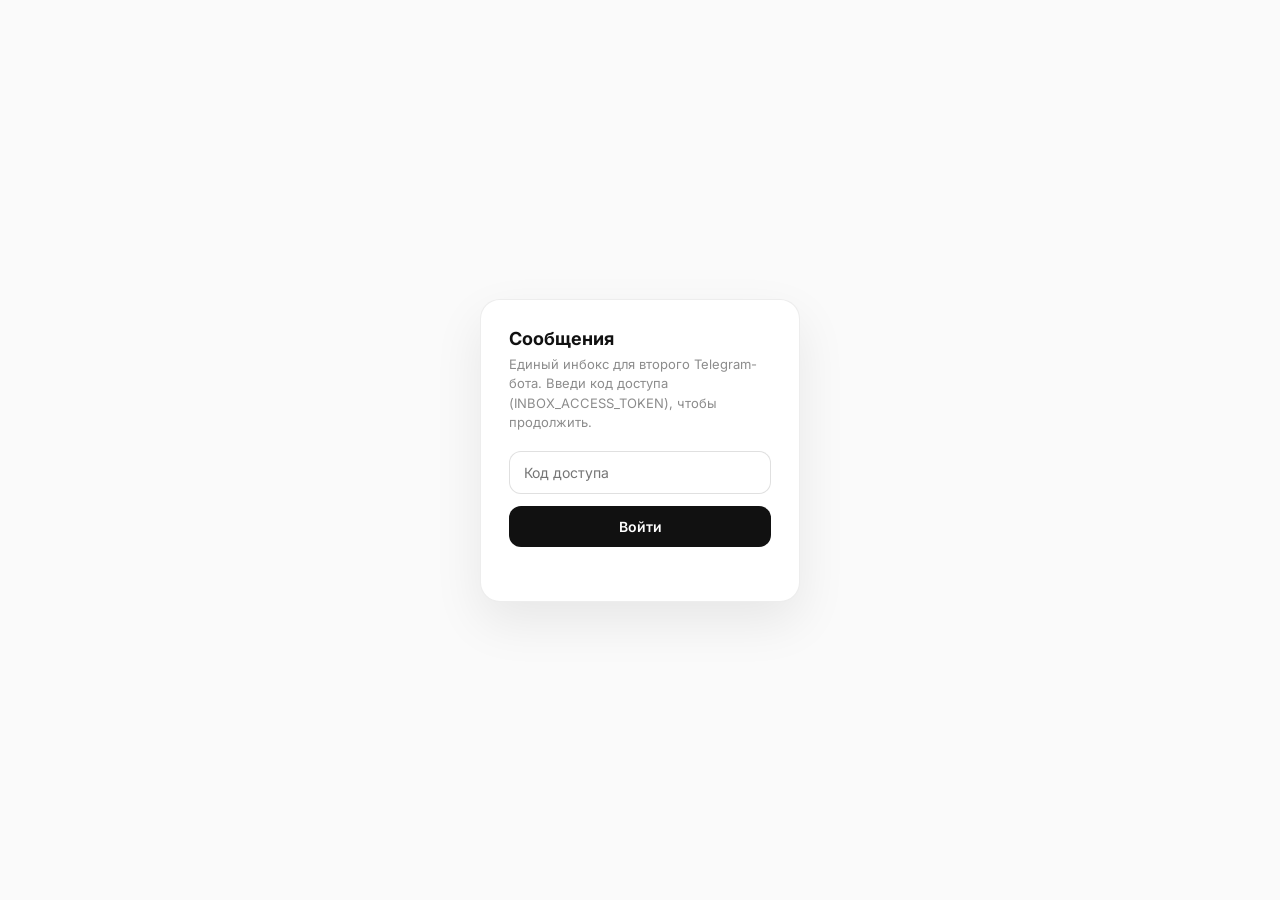
<file: public/message/index.html>
<!DOCTYPE html>
<html lang="ru">
<head>
<meta charset="UTF-8">
<meta name="viewport" content="width=device-width, initial-scale=1, maximum-scale=1, user-scalable=no">
<title>Сообщения</title>
<meta name="theme-color" content="#FAFAFA">
<link rel="icon" type="image/svg+xml" href="[data-uri]">
<link rel="preconnect" href="https://fonts.googleapis.com">
<link rel="preconnect" href="https://fonts.gstatic.com" crossorigin>
<link href="https://fonts.googleapis.com/css2?family=Inter:wght@400;500;600;700&display=swap" rel="stylesheet">
<style>
  :root{
    --bg:#FAFAFA;
    --card:#FFFFFF;
    --text:#111111;
    --text-secondary:#8C8C8C;
    --border:rgba(0,0,0,.07);
    --border-strong:rgba(0,0,0,.12);
    --accent:#111111;
    --bubble-in:#F1F1F1;
    --bubble-out:#DCEBFF;
    --danger:#E0575F;
    --ok:#4CAF7D;
    --radius:16px;
    --ease:cubic-bezier(.2,.8,.2,1);
  }
  *{box-sizing:border-box;}
  html,body{height:100%;margin:0;}
  body{
    background:var(--bg);
    color:var(--text);
    font-family:'Inter',-apple-system,BlinkMacSystemFont,'SF Pro Display',system-ui,sans-serif;
    -webkit-font-smoothing:antialiased;
    overscroll-behavior:none;
  }
  button{font-family:inherit;border:none;background:none;color:inherit;cursor:pointer;}
  input,textarea{font-family:inherit;}
  ::-webkit-scrollbar{width:7px;height:7px;}
  ::-webkit-scrollbar-track{background:transparent;}
  ::-webkit-scrollbar-thumb{background:rgba(0,0,0,.14);border-radius:4px;}

  #app{position:fixed;inset:0;display:flex;overflow:hidden;}

  /* ── Auth gate ───────────────────────────────────────────── */
  #gate{
    position:fixed;inset:0;background:var(--bg);z-index:50;
    display:flex;align-items:center;justify-content:center;
  }
  #gate.hidden{display:none;}
  .gate-box{width:320px;max-width:90vw;background:var(--card);border:1px solid var(--border);border-radius:20px;padding:28px;box-shadow:0 20px 50px rgba(0,0,0,.08);}
  .gate-box h1{font-size:18px;margin:0 0 6px;}
  .gate-box p{font-size:13px;color:var(--text-secondary);margin:0 0 18px;line-height:1.5;}
  .gate-box input{width:100%;padding:12px 14px;border:1px solid var(--border-strong);border-radius:12px;font-size:14px;outline:none;}
  .gate-box input:focus{border-color:var(--accent);}
  .gate-box button{width:100%;margin-top:12px;padding:12px;border-radius:12px;background:var(--accent);color:#fff;font-weight:600;font-size:14px;}
  .gate-error{color:var(--danger);font-size:12px;margin-top:10px;min-height:16px;}

  /* ── Sidebar ─────────────────────────────────────────────── */
  #sidebar{
    width:340px;min-width:340px;height:100%;display:flex;flex-direction:column;
    background:var(--card);border-right:1px solid var(--border);
  }
  #sidebar-head{padding:18px 18px 10px;}
  #sidebar-head h1{font-size:20px;margin:0 0 12px;letter-spacing:-.01em;display:flex;align-items:center;gap:8px;}
  .unread-pill{background:var(--danger);color:#fff;font-size:11px;font-weight:700;border-radius:20px;padding:2px 8px;min-width:20px;text-align:center;}
  #search{width:100%;padding:10px 14px;border:1px solid var(--border-strong);border-radius:12px;font-size:13px;outline:none;background:var(--bg);}
  #search:focus{border-color:var(--accent);}
  #filters{display:flex;gap:6px;padding:10px 18px;overflow-x:auto;}
  .filter-chip{flex:none;padding:6px 12px;border-radius:20px;font-size:12px;font-weight:500;background:var(--bg);border:1px solid var(--border);color:var(--text-secondary);white-space:nowrap;}
  .filter-chip.active{background:var(--accent);color:#fff;border-color:var(--accent);}
  #conv-list{flex:1;overflow-y:auto;padding:4px 8px 12px;}
  .conv-item{
    display:flex;gap:10px;padding:10px;border-radius:14px;cursor:pointer;align-items:flex-start;
    transition:background .12s var(--ease);
  }
  .conv-item:hover{background:var(--bg);}
  .conv-item.active{background:#EFEFEF;}
  .avatar{
    width:42px;height:42px;border-radius:50%;flex:none;display:flex;align-items:center;justify-content:center;
    color:#fff;font-weight:600;font-size:15px;
  }
  .conv-main{flex:1;min-width:0;}
  .conv-row1{display:flex;justify-content:space-between;align-items:baseline;gap:6px;}
  .conv-name{font-size:14px;font-weight:600;white-space:nowrap;overflow:hidden;text-overflow:ellipsis;}
  .conv-time{font-size:11px;color:var(--text-secondary);flex:none;}
  .conv-row2{display:flex;justify-content:space-between;align-items:center;gap:6px;margin-top:2px;}
  .conv-preview{font-size:12.5px;color:var(--text-secondary);white-space:nowrap;overflow:hidden;text-overflow:ellipsis;}
  .conv-badges{display:flex;gap:4px;align-items:center;flex:none;}
  .badge-dot{width:8px;height:8px;border-radius:50%;background:var(--danger);}
  .badge-count{background:var(--danger);color:#fff;font-size:10.5px;font-weight:700;border-radius:20px;padding:1px 6px;min-width:17px;text-align:center;}
  .project-chip{display:inline-block;font-size:10.5px;font-weight:600;padding:1px 7px;border-radius:20px;margin-top:4px;}
  #conv-empty{padding:40px 20px;text-align:center;color:var(--text-secondary);font-size:13px;}

  /* ── Chat pane ───────────────────────────────────────────── */
  #chat{flex:1;display:flex;flex-direction:column;min-width:0;height:100%;}
  #chat-empty{flex:1;display:flex;align-items:center;justify-content:center;color:var(--text-secondary);font-size:14px;flex-direction:column;gap:8px;}
  #chat-empty svg{opacity:.25;}
  #chat-head{
    display:flex;align-items:center;gap:12px;padding:14px 20px;border-bottom:1px solid var(--border);
    background:var(--card);
  }
  #chat-head .avatar{width:38px;height:38px;font-size:13px;}
  #chat-head-info{flex:1;min-width:0;}
  #chat-head-name{font-size:15px;font-weight:600;}
  #chat-head-sub{font-size:12px;color:var(--text-secondary);}
  #chat-head-sub a{color:inherit;}
  .icon-btn{width:34px;height:34px;border-radius:10px;display:flex;align-items:center;justify-content:center;color:var(--text-secondary);flex:none;}
  .icon-btn:hover{background:var(--bg);color:var(--text);}
  .icon-btn.on{color:#C99A2E;}

  #msgs{flex:1;overflow-y:auto;padding:18px 20px;display:flex;flex-direction:column;gap:2px;}
  .load-more{align-self:center;font-size:12px;color:var(--text-secondary);padding:6px 14px;border-radius:20px;background:var(--card);border:1px solid var(--border);margin-bottom:10px;}
  .msg-row{display:flex;margin:3px 0;}
  .msg-row.out{justify-content:flex-end;}
  .bubble{max-width:62%;padding:9px 13px;border-radius:16px;font-size:14px;line-height:1.42;white-space:pre-wrap;word-break:break-word;position:relative;}
  .msg-row.in .bubble{background:var(--bubble-in);border-bottom-left-radius:4px;}
  .msg-row.out .bubble{background:var(--bubble-out);border-bottom-right-radius:4px;}
  .bubble .time{display:block;font-size:10px;color:var(--text-secondary);margin-top:3px;text-align:right;}
  .bubble img.media{max-width:100%;border-radius:10px;display:block;margin-bottom:4px;cursor:pointer;}
  .bubble video.media, .bubble audio.media{max-width:100%;display:block;margin-bottom:4px;}
  .bubble .file-link{display:flex;align-items:center;gap:8px;text-decoration:none;color:inherit;font-size:13px;}
  .bubble.msg-deleted{opacity:.55;}
  .msg-flags{display:flex;gap:10px;margin-top:4px;}
  .msg-flag{font-size:10.5px;color:var(--text-secondary);background:none;border:none;padding:0;font-family:inherit;}
  button.msg-flag{cursor:pointer;text-decoration:underline;}
  .edit-history{display:none;flex-direction:column;gap:4px;margin-top:6px;padding-top:6px;border-top:1px dashed var(--border-strong);}
  .edit-history-item{font-size:11.5px;color:var(--text-secondary);}
  .eh-time{font-weight:600;margin-right:6px;}
  .day-sep{align-self:center;font-size:11px;color:var(--text-secondary);background:var(--card);border:1px solid var(--border);padding:3px 12px;border-radius:20px;margin:14px 0 8px;}

  #composer{padding:14px 20px;border-top:1px solid var(--border);background:var(--card);display:flex;gap:10px;align-items:flex-end;}
  #reply-text{flex:1;resize:none;border:1px solid var(--border-strong);border-radius:16px;padding:11px 15px;font-size:14px;max-height:140px;outline:none;line-height:1.4;}
  #reply-text:focus{border-color:var(--accent);}
  #send-btn{width:42px;height:42px;border-radius:50%;background:var(--accent);color:#fff;flex:none;display:flex;align-items:center;justify-content:center;}
  #send-btn:disabled{opacity:.35;}

  /* ── Info drawer ─────────────────────────────────────────── */
  #drawer{width:300px;min-width:300px;height:100%;border-left:1px solid var(--border);background:var(--card);
    display:flex;flex-direction:column;overflow-y:auto;}
  #drawer.hidden{display:none;}
  .drawer-sec{padding:18px 20px;border-bottom:1px solid var(--border);}
  .drawer-sec h3{font-size:11px;text-transform:uppercase;letter-spacing:.05em;color:var(--text-secondary);margin:0 0 10px;font-weight:600;}
  .drawer-center{text-align:center;padding:24px 20px 14px;}
  .drawer-center .avatar{width:64px;height:64px;font-size:22px;margin:0 auto 10px;}
  .drawer-center .name{font-size:16px;font-weight:600;}
  .drawer-center .sub{font-size:12.5px;color:var(--text-secondary);margin-top:2px;}
  select, .drawer-sec select{width:100%;padding:9px 10px;border-radius:10px;border:1px solid var(--border-strong);font-size:13px;background:var(--bg);}
  .toggle-row{display:flex;justify-content:space-between;align-items:center;font-size:13px;padding:6px 0;}
  .switch{width:38px;height:22px;border-radius:20px;background:#DDD;position:relative;transition:background .15s;flex:none;}
  .switch.on{background:var(--ok);}
  .switch::after{content:'';position:absolute;width:18px;height:18px;border-radius:50%;background:#fff;top:2px;left:2px;transition:left .15s;box-shadow:0 1px 3px rgba(0,0,0,.2);}
  .switch.on::after{left:18px;}
  .note{background:var(--bg);border-radius:10px;padding:8px 10px;font-size:12.5px;margin-bottom:6px;position:relative;}
  .note .note-time{color:var(--text-secondary);font-size:10.5px;margin-top:3px;}
  .note .note-del{position:absolute;top:6px;right:6px;font-size:11px;color:var(--text-secondary);}
  #note-input{width:100%;border:1px solid var(--border-strong);border-radius:10px;padding:8px 10px;font-size:12.5px;resize:none;outline:none;margin-top:8px;}
  .danger-btn{width:100%;color:var(--danger);font-size:12.5px;padding:8px;border-radius:10px;font-weight:600;}
  .danger-btn:hover{background:rgba(224,87,95,.08);}

  @media (max-width:860px){
    #drawer{position:fixed;right:0;top:0;bottom:0;z-index:20;box-shadow:-8px 0 30px rgba(0,0,0,.1);}
    #sidebar{width:100%;min-width:0;}
    #app.chat-open #sidebar{display:none;}
    #app:not(.chat-open) #chat{display:none;}
    #back-btn{display:flex !important;}
  }
  #back-btn{display:none;}
</style>
</head>
<body>
<div id="gate">
  <div class="gate-box">
    <h1>Сообщения</h1>
    <p>Единый инбокс для второго Telegram-бота. Введи код доступа (INBOX_ACCESS_TOKEN), чтобы продолжить.</p>
    <input id="gate-input" type="password" placeholder="Код доступа" autocomplete="off">
    <button id="gate-submit">Войти</button>
    <div class="gate-error" id="gate-error"></div>
  </div>
</div>

<div id="app">
  <div id="sidebar">
    <div id="sidebar-head">
      <h1>Сообщения <span class="unread-pill" id="total-unread" style="display:none;"></span></h1>
      <input id="search" type="text" placeholder="Поиск по диалогам…">
    </div>
    <div id="filters">
      <button class="filter-chip active" data-filter="all">Все</button>
      <button class="filter-chip" data-filter="unread">Непрочитанные</button>
      <button class="filter-chip" data-filter="pinned">Закреплённые</button>
      <button class="filter-chip" data-filter="archived">Архив</button>
    </div>
    <div id="conv-list"></div>
  </div>

  <div id="chat">
    <div id="chat-empty">
      <svg width="48" height="48" viewBox="0 0 24 24" fill="none"><path d="M4 5h16v11H9l-4 4v-4H4z" stroke="currentColor" stroke-width="1.5"/></svg>
      <div>Выбери диалог слева</div>
    </div>
    <div id="chat-real" style="display:none;flex:1;flex-direction:column;min-height:0;">
      <div id="chat-head">
        <button class="icon-btn" id="back-btn">
          <svg width="20" height="20" viewBox="0 0 24 24" fill="none"><path d="M15 6l-6 6 6 6" stroke="currentColor" stroke-width="2" stroke-linecap="round"/></svg>
        </button>
        <div class="avatar" id="chat-avatar"></div>
        <div id="chat-head-info">
          <div id="chat-head-name"></div>
          <div id="chat-head-sub"></div>
        </div>
        <button class="icon-btn" id="pin-btn" title="Закрепить">
          <svg width="18" height="18" viewBox="0 0 24 24" fill="none"><path d="M12 2l1.5 5.5L19 9l-4.5 3L16 18l-4-3.2L8 18l1.5-6L5 9l5.5-1.5z" stroke="currentColor" stroke-width="1.4" stroke-linejoin="round"/></svg>
        </button>
        <button class="icon-btn" id="info-btn" title="Информация">
          <svg width="18" height="18" viewBox="0 0 24 24" fill="none"><circle cx="12" cy="12" r="9" stroke="currentColor" stroke-width="1.5"/><path d="M12 11v5M12 8v.01" stroke="currentColor" stroke-width="1.6" stroke-linecap="round"/></svg>
        </button>
      </div>
      <div id="msgs"></div>
      <div id="composer">
        <textarea id="reply-text" rows="1" placeholder="Написать сообщение…"></textarea>
        <button id="send-btn" disabled>
          <svg width="18" height="18" viewBox="0 0 24 24" fill="none"><path d="M4 12l16-8-6 16-3-7-7-1z" stroke="currentColor" stroke-width="1.6" stroke-linejoin="round"/></svg>
        </button>
      </div>
    </div>
  </div>

  <div id="drawer" class="hidden">
    <div class="drawer-center">
      <div class="avatar" id="drawer-avatar"></div>
      <div class="name" id="drawer-name"></div>
      <div class="sub" id="drawer-sub"></div>
    </div>
    <div class="drawer-sec">
      <h3>Проект</h3>
      <select id="project-select"></select>
    </div>
    <div class="drawer-sec">
      <h3>Диалог</h3>
      <div class="toggle-row">Закреплён<div class="switch" id="pin-switch"></div></div>
      <div class="toggle-row">В архиве<div class="switch" id="archive-switch"></div></div>
    </div>
    <div class="drawer-sec">
      <h3>Примечания</h3>
      <div id="notes-list"></div>
      <textarea id="note-input" rows="2" placeholder="Добавить примечание…"></textarea>
    </div>
    <div class="drawer-sec">
      <button class="danger-btn" id="delete-conv-btn">Удалить диалог</button>
    </div>
  </div>
</div>

<script>
(function(){
  'use strict';
  var API = '/message/api';
  var token = localStorage.getItem('inbox_token') || '';
  var state = {
    conversations: [],
    filter: 'all',
    query: '',
    activeChatId: null,
    messages: [],
    hasMoreOlder: false,
    projects: [],
    pollTimer: null,
  };

  function authHeaders(){ return { 'Authorization': 'Bearer ' + token }; }

  function api(path, opts){
    opts = opts || {};
    opts.headers = Object.assign({}, authHeaders(), opts.body ? {'Content-Type':'application/json'} : {}, opts.headers || {});
    return fetch(API + path, opts).then(function(res){
      if (res.status === 401) { showGate('Код доступа неверен или не настроен.'); throw new Error('unauthorized'); }
      return res.json();
    });
  }

  function mediaUrl(chatId, msgId){
    return API + '/media/' + encodeURIComponent(chatId) + '/' + encodeURIComponent(msgId) + '?token=' + encodeURIComponent(token);
  }

  // ── Auth gate ──────────────────────────────────────────────
  var gate = document.getElementById('gate');
  function showGate(err){
    gate.classList.remove('hidden');
    document.getElementById('gate-error').textContent = err || '';
  }
  function hideGate(){ gate.classList.add('hidden'); }

  document.getElementById('gate-submit').addEventListener('click', trySubmitGate);
  document.getElementById('gate-input').addEventListener('keydown', function(e){ if (e.key === 'Enter') trySubmitGate(); });
  function trySubmitGate(){
    var val = document.getElementById('gate-input').value.trim();
    if (!val) return;
    token = val;
    localStorage.setItem('inbox_token', token);
    boot();
  }

  function boot(){
    if (!token) { showGate(''); return; }
    api('/conversations').then(function(data){
      hideGate();
      state.conversations = data.conversations || [];
      renderTotalUnread(data.totalUnread || 0);
      renderConvList();
      startPolling();
    }).catch(function(){ /* gate already shown by api() on 401 */ });
    api('/projects').then(function(data){
      state.projects = data.projects || [];
      renderProjectSelect();
    }).catch(function(){});
  }

  // ── Avatars ────────────────────────────────────────────────
  var AVATAR_COLORS = ['#6C8EE3','#E38C6C','#6CE3A8','#E36CB8','#C9A94A','#6CC9E3','#A86CE3','#E36C6C'];
  function hashColor(str){
    var h = 0;
    for (var i=0;i<str.length;i++) h = (h*31 + str.charCodeAt(i)) | 0;
    return AVATAR_COLORS[Math.abs(h) % AVATAR_COLORS.length];
  }
  function initials(name){
    var parts = (name || '?').trim().split(/\s+/).slice(0,2);
    return parts.map(function(p){ return p[0] || ''; }).join('').toUpperCase() || '?';
  }
  function paintAvatar(el, conv){
    el.textContent = initials(conv.displayName);
    el.style.background = hashColor(conv.chatId);
  }

  // ── Sidebar list ───────────────────────────────────────────
  document.querySelectorAll('.filter-chip').forEach(function(btn){
    btn.addEventListener('click', function(){
      document.querySelectorAll('.filter-chip').forEach(function(b){ b.classList.remove('active'); });
      btn.classList.add('active');
      state.filter = btn.dataset.filter;
      renderConvList();
    });
  });
  document.getElementById('search').addEventListener('input', function(e){
    state.query = e.target.value.trim().toLowerCase();
    renderConvList();
  });

  function projectById(id){ return state.projects.find(function(p){ return p.id === id; }); }

  function fmtTime(ts){
    if (!ts) return '';
    var d = new Date(ts);
    var now = new Date();
    var sameDay = d.toDateString() === now.toDateString();
    if (sameDay) return d.toLocaleTimeString('ru-RU', {hour:'2-digit', minute:'2-digit'});
    var diffDays = Math.round((now - d) / 86400000);
    if (diffDays < 7) return d.toLocaleDateString('ru-RU', {weekday:'short'});
    return d.toLocaleDateString('ru-RU', {day:'2-digit', month:'2-digit'});
  }

  function renderTotalUnread(n){
    var el = document.getElementById('total-unread');
    if (n > 0) { el.style.display = ''; el.textContent = n; } else { el.style.display = 'none'; }
  }

  function renderConvList(){
    var list = document.getElementById('conv-list');
    var items = state.conversations.filter(function(c){
      if (state.filter === 'unread' && !c.unread) return false;
      if (state.filter === 'pinned' && !c.pinned) return false;
      if (state.filter === 'archived' && !c.archived) return false;
      if (state.filter !== 'archived' && c.archived) return false;
      if (state.query) {
        var hay = (c.displayName + ' ' + (c.username||'') + ' ' + (c.lastMessagePreview||'')).toLowerCase();
        if (hay.indexOf(state.query) === -1) return false;
      }
      return true;
    });

    if (!items.length) {
      list.innerHTML = '<div id="conv-empty">Пока пусто</div>';
      return;
    }

    list.innerHTML = '';
    items.forEach(function(c){
      var el = document.createElement('div');
      el.className = 'conv-item' + (c.chatId === state.activeChatId ? ' active' : '');
      var proj = projectById(c.projectId);
      el.innerHTML =
        '<div class="avatar"></div>' +
        '<div class="conv-main">' +
          '<div class="conv-row1"><span class="conv-name"></span><span class="conv-time"></span></div>' +
          '<div class="conv-row2"><span class="conv-preview"></span><span class="conv-badges"></span></div>' +
          (proj ? '<span class="project-chip"></span>' : '') +
        '</div>';
      paintAvatar(el.querySelector('.avatar'), c);
      el.querySelector('.conv-name').textContent = c.displayName + (c.pinned ? ' 📌' : '');
      el.querySelector('.conv-time').textContent = fmtTime(c.lastMessageAt);
      el.querySelector('.conv-preview').textContent = (c.lastDirection === 'out' ? 'Вы: ' : '') + (c.lastMessagePreview || '');
      if (c.unread) {
        var badge = document.createElement('span');
        badge.className = 'badge-count';
        badge.textContent = c.unread;
        el.querySelector('.conv-badges').appendChild(badge);
      }
      if (proj) {
        var chip = el.querySelector('.project-chip');
        chip.textContent = proj.name;
        chip.style.background = 'rgba(0,0,0,.06)';
      }
      el.addEventListener('click', function(){ openConversation(c.chatId); });
      list.appendChild(el);
    });
  }

  // ── Project select (drawer) ────────────────────────────────
  function renderProjectSelect(){
    var sel = document.getElementById('project-select');
    sel.innerHTML = '<option value="">— без проекта —</option>' +
      state.projects.map(function(p){ return '<option value="'+p.id+'">'+escapeHtml(p.name)+'</option>'; }).join('') +
      '<option value="__new__">+ Новый проект…</option>';
    renderConvList();
  }
  document.getElementById('project-select').addEventListener('change', function(e){
    var val = e.target.value;
    if (val === '__new__') {
      var name = prompt('Название нового проекта:');
      e.target.value = '';
      if (!name) return;
      api('/projects', { method:'POST', body: JSON.stringify({ name: name }) }).then(function(res){
        if (res && res.error) { alert(res.error); return; }
        state.projects = res.projects || state.projects;
        renderProjectSelect();
        if (res.project) { document.getElementById('project-select').value = res.project.id; patchConv({ projectId: res.project.id }); }
      });
      return;
    }
    patchConv({ projectId: val || null });
  });

  // ── Conversation view ──────────────────────────────────────
  function escapeHtml(s){
    return String(s || '').replace(/[&<>"']/g, function(c){
      return {'&':'&amp;','<':'&lt;','>':'&gt;','"':'&quot;',"'":'&#39;'}[c];
    });
  }

  function currentConv(){
    return state.conversations.find(function(c){ return c.chatId === state.activeChatId; });
  }

  function openConversation(chatId){
    state.activeChatId = chatId;
    document.getElementById('app').classList.add('chat-open');
    document.getElementById('chat-empty').style.display = 'none';
    document.getElementById('chat-real').style.display = 'flex';
    renderConvList();
    renderChatHead();
    state.messages = [];
    document.getElementById('msgs').innerHTML = '';
    loadMessages(0, true);
    api('/conversations/' + encodeURIComponent(chatId) + '/read', { method:'POST' }).then(function(){
      var c = currentConv();
      if (c) { c.unread = 0; renderConvList(); recomputeTotalUnread(); }
    });
  }

  function recomputeTotalUnread(){
    var total = state.conversations.reduce(function(s,c){ return s + (c.unread||0); }, 0);
    renderTotalUnread(total);
  }

  function renderChatHead(){
    var c = currentConv();
    if (!c) return;
    paintAvatar(document.getElementById('chat-avatar'), c);
    document.getElementById('chat-head-name').textContent = c.displayName;
    var sub = c.username ? ('@' + c.username) : (c.chatType === 'private' ? 'личный чат' : c.chatType);
    // Almost everything arrives via the Telegram Business connection (people
    // message the personal account, not the bot) — so flag the rare
    // opposite case instead of tagging the common one.
    var botTag = c.viaBusiness ? '' : ' · <span title="Написали напрямую боту, а не в личный аккаунт">🤖 через бота</span>';
    document.getElementById('chat-head-sub').innerHTML = (c.username
      ? '<a href="https://t.me/' + c.username + '" target="_blank" rel="noopener">@' + escapeHtml(c.username) + '</a>'
      : escapeHtml(sub || '')) + botTag;
    document.getElementById('pin-btn').classList.toggle('on', !!c.pinned);

    paintAvatar(document.getElementById('drawer-avatar'), c);
    document.getElementById('drawer-name').textContent = c.displayName;
    document.getElementById('drawer-sub').textContent = (c.username ? '@' + c.username : (c.chatType || '')) + (c.viaBusiness ? '' : ' · через бота');
    document.getElementById('project-select').value = c.projectId || '';
    document.getElementById('pin-switch').classList.toggle('on', !!c.pinned);
    document.getElementById('archive-switch').classList.toggle('on', !!c.archived);
    renderNotes(c.notes || []);
  }

  function renderNotes(notes){
    var wrap = document.getElementById('notes-list');
    wrap.innerHTML = '';
    notes.slice().sort(function(a,b){ return b.at - a.at; }).forEach(function(n){
      var el = document.createElement('div');
      el.className = 'note';
      el.innerHTML = '<div class="note-del">✕</div><div class="note-text"></div><div class="note-time"></div>';
      el.querySelector('.note-text').textContent = n.text;
      el.querySelector('.note-time').textContent = new Date(n.at).toLocaleString('ru-RU');
      el.querySelector('.note-del').addEventListener('click', function(){
        api('/conversations/' + encodeURIComponent(state.activeChatId) + '/notes/' + n.id, { method:'DELETE' }).then(function(){
          var c = currentConv();
          c.notes = (c.notes||[]).filter(function(x){ return x.id !== n.id; });
          renderNotes(c.notes);
        });
      });
      wrap.appendChild(el);
    });
  }

  document.getElementById('note-input').addEventListener('keydown', function(e){
    if (e.key === 'Enter' && !e.shiftKey) {
      e.preventDefault();
      var text = e.target.value.trim();
      if (!text || !state.activeChatId) return;
      e.target.value = '';
      api('/conversations/' + encodeURIComponent(state.activeChatId) + '/notes', { method:'POST', body: JSON.stringify({ text: text }) }).then(function(res){
        if (res.note) {
          var c = currentConv();
          c.notes = c.notes || [];
          c.notes.push(res.note);
          renderNotes(c.notes);
        }
      });
    }
  });

  function patchConv(patch){
    if (!state.activeChatId) return;
    api('/conversations/' + encodeURIComponent(state.activeChatId), { method:'PATCH', body: JSON.stringify(patch) }).then(function(res){
      if (!res.conversation) return;
      var idx = state.conversations.findIndex(function(c){ return c.chatId === state.activeChatId; });
      if (idx > -1) state.conversations[idx] = res.conversation;
      renderChatHead();
      renderConvList();
    });
  }

  document.getElementById('pin-btn').addEventListener('click', function(){
    var c = currentConv(); if (!c) return;
    patchConv({ pinned: !c.pinned });
  });
  document.getElementById('pin-switch').addEventListener('click', function(){
    var c = currentConv(); if (!c) return;
    patchConv({ pinned: !c.pinned });
  });
  document.getElementById('archive-switch').addEventListener('click', function(){
    var c = currentConv(); if (!c) return;
    patchConv({ archived: !c.archived });
  });
  document.getElementById('delete-conv-btn').addEventListener('click', function(){
    if (!state.activeChatId) return;
    if (!confirm('Удалить диалог и всю историю сообщений безвозвратно?')) return;
    api('/conversations/' + encodeURIComponent(state.activeChatId), { method:'DELETE' }).then(function(){
      state.conversations = state.conversations.filter(function(c){ return c.chatId !== state.activeChatId; });
      closeChat();
      renderConvList();
    });
  });

  document.getElementById('info-btn').addEventListener('click', function(){
    document.getElementById('drawer').classList.toggle('hidden');
  });
  document.getElementById('back-btn').addEventListener('click', closeChat);
  function closeChat(){
    document.getElementById('app').classList.remove('chat-open');
    state.activeChatId = null;
    document.getElementById('chat-empty').style.display = 'flex';
    document.getElementById('chat-real').style.display = 'none';
    document.getElementById('drawer').classList.add('hidden');
    renderConvList();
  }

  // ── Messages ───────────────────────────────────────────────
  var TYPE_LABEL = {
    photo:'📷 Фото', document:'📎 Файл', voice:'🎤 Голосовое', audio:'🎵 Аудио',
    video:'🎬 Видео', video_note:'⭕ Видеосообщение', animation:'🎞️ GIF',
    sticker:'🖼️ Стикер', contact:'👤 Контакт', location:'📍 Локация', other:'📦 Сообщение',
  };

  function loadMessages(offset, prepend){
    api('/conversations/' + encodeURIComponent(state.activeChatId) + '/messages?limit=60&offset=' + offset).then(function(data){
      state.hasMoreOlder = data.hasMore;
      renderMessages(data.messages, prepend, offset === 0);
    });
  }

  function bubbleContent(m){
    var html = '';
    if (m.fileId) {
      var url = mediaUrl(state.activeChatId, m.id);
      if (m.type === 'photo' || m.type === 'sticker') html += '<img class="media" src="'+url+'" onclick="window.open(this.src,\'_blank\')">';
      else if (m.type === 'voice' || m.type === 'audio') html += '<audio class="media" controls src="'+url+'"></audio>';
      else if (m.type === 'video' || m.type === 'video_note' || m.type === 'animation') html += '<video class="media" controls src="'+url+'"></video>';
      else html += '<a class="file-link" href="'+url+'" target="_blank" rel="noopener">📎 '+escapeHtml(m.fileName || 'Файл')+'</a>';
    }
    if (m.text) html += '<div>'+escapeHtml(m.text)+'</div>';
    else if (!m.fileId) html += '<div>'+escapeHtml(TYPE_LABEL[m.type] || m.text || '')+'</div>';
    else if (m.type === 'sticker') html += '<div>'+escapeHtml(m.text || 'Стикер')+'</div>';

    var flags = '';
    if (m.editHistory && m.editHistory.length) flags += '<button type="button" class="msg-flag edit-flag">✎ изменено</button>';
    if (m.deletedAt) flags += '<span class="msg-flag">🗑 удалено · ' + new Date(m.deletedAt).toLocaleString('ru-RU',{hour:'2-digit',minute:'2-digit',day:'2-digit',month:'2-digit'}) + '</span>';
    if (flags) html += '<div class="msg-flags">'+flags+'</div>';

    if (m.editHistory && m.editHistory.length) {
      html += '<div class="edit-history" style="display:none">' + m.editHistory.slice().reverse().map(function(h){
        var t = h.text || TYPE_LABEL[h.type] || '(пусто)';
        return '<div class="edit-history-item"><span class="eh-time">' + new Date(h.at).toLocaleString('ru-RU',{hour:'2-digit',minute:'2-digit',day:'2-digit',month:'2-digit'}) + '</span><span class="eh-text">' + escapeHtml(t) + '</span></div>';
      }).join('') + '</div>';
    }
    return html;
  }

  function dayLabel(ts){
    var d = new Date(ts), now = new Date();
    if (d.toDateString() === now.toDateString()) return 'Сегодня';
    var y = new Date(now); y.setDate(y.getDate()-1);
    if (d.toDateString() === y.toDateString()) return 'Вчера';
    return d.toLocaleDateString('ru-RU', {day:'numeric', month:'long'});
  }

  function renderMessages(list, prepend, isInitial){
    var wrap = document.getElementById('msgs');
    if (isInitial) wrap.innerHTML = '';

    var moreBtn = null;
    if (state.hasMoreOlder) {
      moreBtn = document.createElement('button');
      moreBtn.className = 'load-more';
      moreBtn.textContent = 'Загрузить более старые';
      moreBtn.addEventListener('click', function(){
        loadMessages(state.messages.length, true);
      });
    }

    // A message keeps the same id across an edit or a deletion, so a plain
    // "already seen" filter would never pick up those changes on a re-poll —
    // update matching entries in place instead of just filtering them out.
    var newOnes = [];
    var changed = false;
    list.forEach(function(m){
      var idx = state.messages.findIndex(function(e){ return e.id === m.id; });
      if (idx === -1) {
        newOnes.push(m);
        changed = true;
      } else if (JSON.stringify(state.messages[idx]) !== JSON.stringify(m)) {
        state.messages[idx] = m;
        changed = true;
      }
    });
    if (!changed && !isInitial) return;

    var merged = prepend ? newOnes.concat(state.messages) : state.messages.concat(newOnes);
    state.messages = merged;

    var wasNearBottom = wrap.scrollTop + wrap.clientHeight > wrap.scrollHeight - 80;
    var prevScrollHeight = wrap.scrollHeight;
    var prevScrollTop = wrap.scrollTop;

    wrap.innerHTML = '';
    if (moreBtn) wrap.appendChild(moreBtn);
    var lastDay = null;
    merged.forEach(function(m){
      var d = dayLabel(m.at);
      if (d !== lastDay) {
        var sep = document.createElement('div');
        sep.className = 'day-sep';
        sep.textContent = d;
        wrap.appendChild(sep);
        lastDay = d;
      }
      var row = document.createElement('div');
      row.className = 'msg-row ' + m.direction;
      var bubble = document.createElement('div');
      bubble.className = 'bubble' + (m.deletedAt ? ' msg-deleted' : '');
      bubble.innerHTML = bubbleContent(m) + '<span class="time">' + new Date(m.at).toLocaleTimeString('ru-RU',{hour:'2-digit',minute:'2-digit'}) + '</span>';
      var editFlag = bubble.querySelector('.edit-flag');
      if (editFlag) {
        editFlag.addEventListener('click', function(){
          var hist = bubble.querySelector('.edit-history');
          if (hist) hist.style.display = hist.style.display === 'none' ? 'flex' : 'none';
        });
      }
      row.appendChild(bubble);
      wrap.appendChild(row);
    });

    if (prepend && !isInitial) {
      wrap.scrollTop = prevScrollTop + (wrap.scrollHeight - prevScrollHeight);
    } else if (isInitial || wasNearBottom) {
      wrap.scrollTop = wrap.scrollHeight;
    }
  }

  // ── Composer ───────────────────────────────────────────────
  var replyText = document.getElementById('reply-text');
  var sendBtn = document.getElementById('send-btn');
  replyText.addEventListener('input', function(){
    sendBtn.disabled = !replyText.value.trim();
    replyText.style.height = 'auto';
    replyText.style.height = Math.min(replyText.scrollHeight, 140) + 'px';
  });
  replyText.addEventListener('keydown', function(e){
    if (e.key === 'Enter' && !e.shiftKey) {
      e.preventDefault();
      doSend();
    }
  });
  sendBtn.addEventListener('click', doSend);

  function doSend(){
    var text = replyText.value.trim();
    if (!text || !state.activeChatId) return;
    sendBtn.disabled = true;
    api('/conversations/' + encodeURIComponent(state.activeChatId) + '/send', { method:'POST', body: JSON.stringify({ text: text }) }).then(function(res){
      if (res.error) { alert('Не удалось отправить: ' + res.error); return; }
      replyText.value = '';
      replyText.style.height = 'auto';
      renderMessages([res.message], false, false);
      var c = currentConv();
      if (c) { c.lastMessageAt = res.message.at; c.lastMessagePreview = res.message.text; c.lastDirection = 'out'; }
      renderConvList();
    }).finally(function(){
      sendBtn.disabled = !replyText.value.trim();
    });
  }

  // ── Polling ────────────────────────────────────────────────
  function startPolling(){
    if (state.pollTimer) clearInterval(state.pollTimer);
    state.pollTimer = setInterval(function(){
      api('/conversations').then(function(data){
        state.conversations = data.conversations || [];
        renderTotalUnread(data.totalUnread || 0);
        renderConvList();
        if (state.activeChatId) renderChatHead();
      }).catch(function(){});
      if (state.activeChatId) {
        api('/conversations/' + encodeURIComponent(state.activeChatId) + '/messages?limit=20&offset=0').then(function(data){
          renderMessages(data.messages, false, false);
        }).catch(function(){});
      }
    }, 4000);
  }

  boot();
})();
</script>
</body>
</html>
</file>
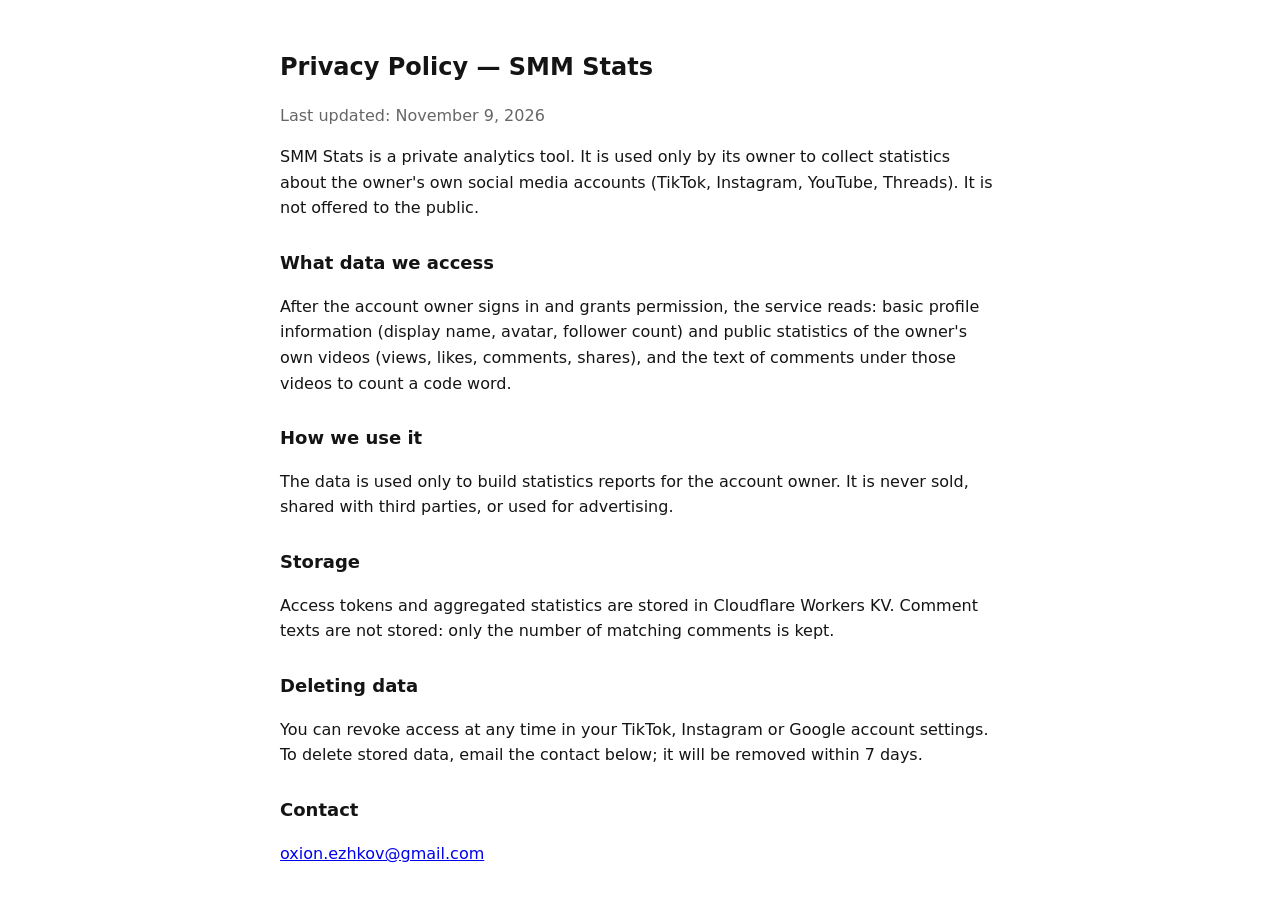
<file: public/legal/privacy/index.html>
<!doctype html><html lang="en"><meta charset="utf-8"><meta name="viewport" content="width=device-width,initial-scale=1"><title>Privacy Policy — SMM Stats</title><style>:root{--bg:#fff;--fg:#141414;--muted:#666}@media(prefers-color-scheme:dark){:root{--bg:#111;--fg:#eee;--muted:#999}}
body{font:16px/1.6 system-ui,-apple-system,sans-serif;max-width:720px;margin:0 auto;padding:32px 16px;background:var(--bg);color:var(--fg)}h1{font-size:24px}h2{font-size:18px;margin-top:28px}p.m{color:var(--muted)}</style><body>
<h1>Privacy Policy — SMM Stats</h1>
<p class="m">Last updated: November 9, 2026</p>
<p>SMM Stats is a private analytics tool. It is used only by its owner to collect statistics about the owner's own social media accounts (TikTok, Instagram, YouTube, Threads). It is not offered to the public.</p>
<h2>What data we access</h2>
<p>After the account owner signs in and grants permission, the service reads: basic profile information (display name, avatar, follower count) and public statistics of the owner's own videos (views, likes, comments, shares), and the text of comments under those videos to count a code word.</p>
<h2>How we use it</h2>
<p>The data is used only to build statistics reports for the account owner. It is never sold, shared with third parties, or used for advertising.</p>
<h2>Storage</h2>
<p>Access tokens and aggregated statistics are stored in Cloudflare Workers KV. Comment texts are not stored: only the number of matching comments is kept.</p>
<h2>Deleting data</h2>
<p>You can revoke access at any time in your TikTok, Instagram or Google account settings. To delete stored data, email the contact below; it will be removed within 7 days.</p>
<h2>Contact</h2>
<p><a href="mailto:oxion.ezhkov@gmail.com">oxion.ezhkov@gmail.com</a></p>
</body></html>
</file>
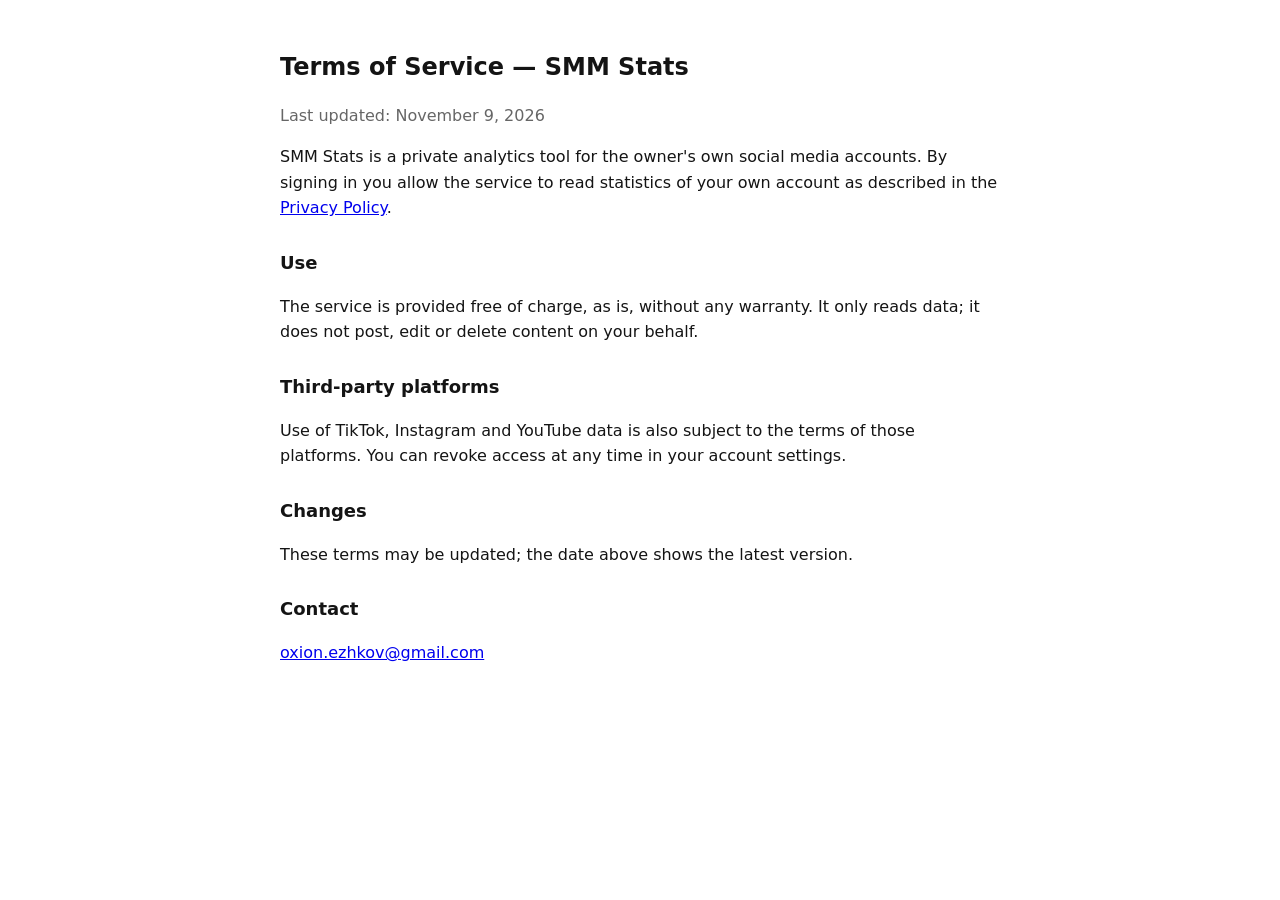
<file: public/legal/terms/index.html>
<!doctype html><html lang="en"><meta charset="utf-8"><meta name="viewport" content="width=device-width,initial-scale=1"><title>Terms of Service — SMM Stats</title><style>:root{--bg:#fff;--fg:#141414;--muted:#666}@media(prefers-color-scheme:dark){:root{--bg:#111;--fg:#eee;--muted:#999}}
body{font:16px/1.6 system-ui,-apple-system,sans-serif;max-width:720px;margin:0 auto;padding:32px 16px;background:var(--bg);color:var(--fg)}h1{font-size:24px}h2{font-size:18px;margin-top:28px}p.m{color:var(--muted)}</style><body>
<h1>Terms of Service — SMM Stats</h1>
<p class="m">Last updated: November 9, 2026</p>
<p>SMM Stats is a private analytics tool for the owner's own social media accounts. By signing in you allow the service to read statistics of your own account as described in the <a href="/legal/privacy/">Privacy Policy</a>.</p>
<h2>Use</h2>
<p>The service is provided free of charge, as is, without any warranty. It only reads data; it does not post, edit or delete content on your behalf.</p>
<h2>Third-party platforms</h2>
<p>Use of TikTok, Instagram and YouTube data is also subject to the terms of those platforms. You can revoke access at any time in your account settings.</p>
<h2>Changes</h2>
<p>These terms may be updated; the date above shows the latest version.</p>
<h2>Contact</h2>
<p><a href="mailto:oxion.ezhkov@gmail.com">oxion.ezhkov@gmail.com</a></p>
</body></html>
</file>
